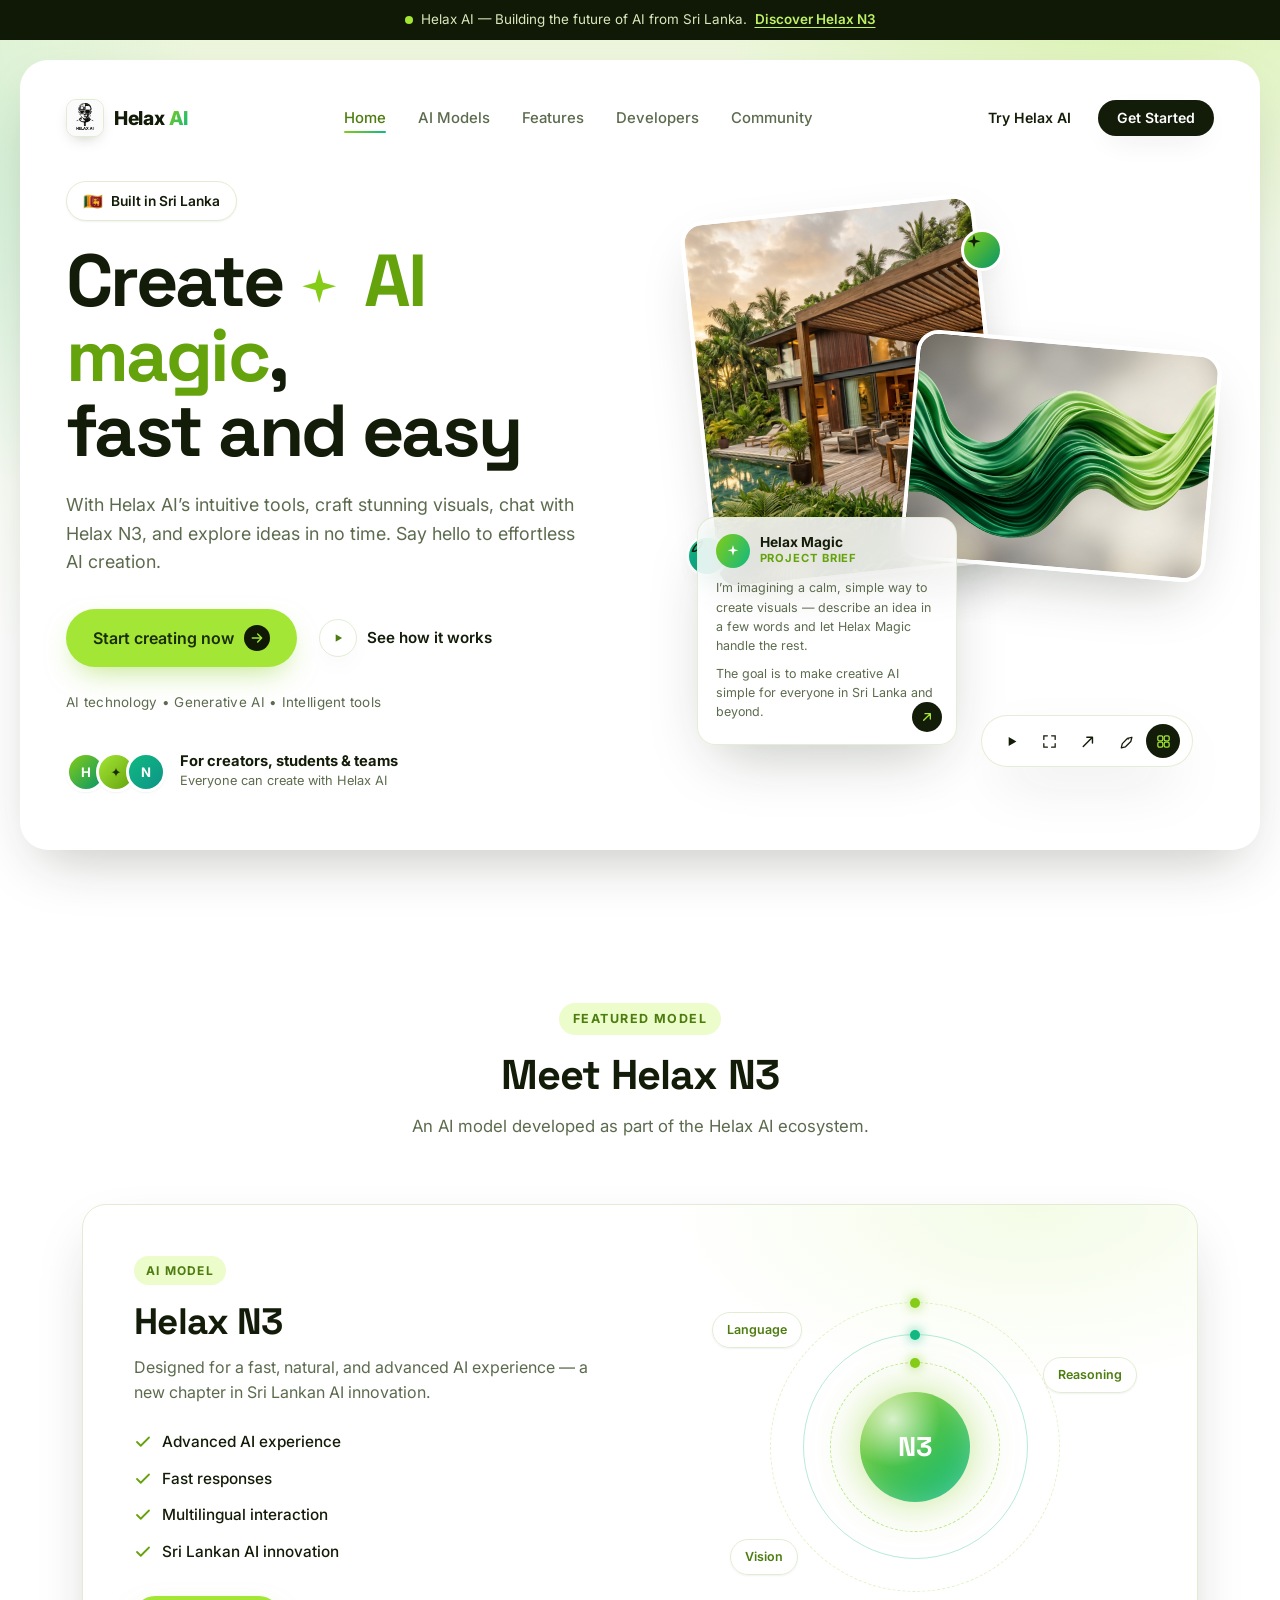
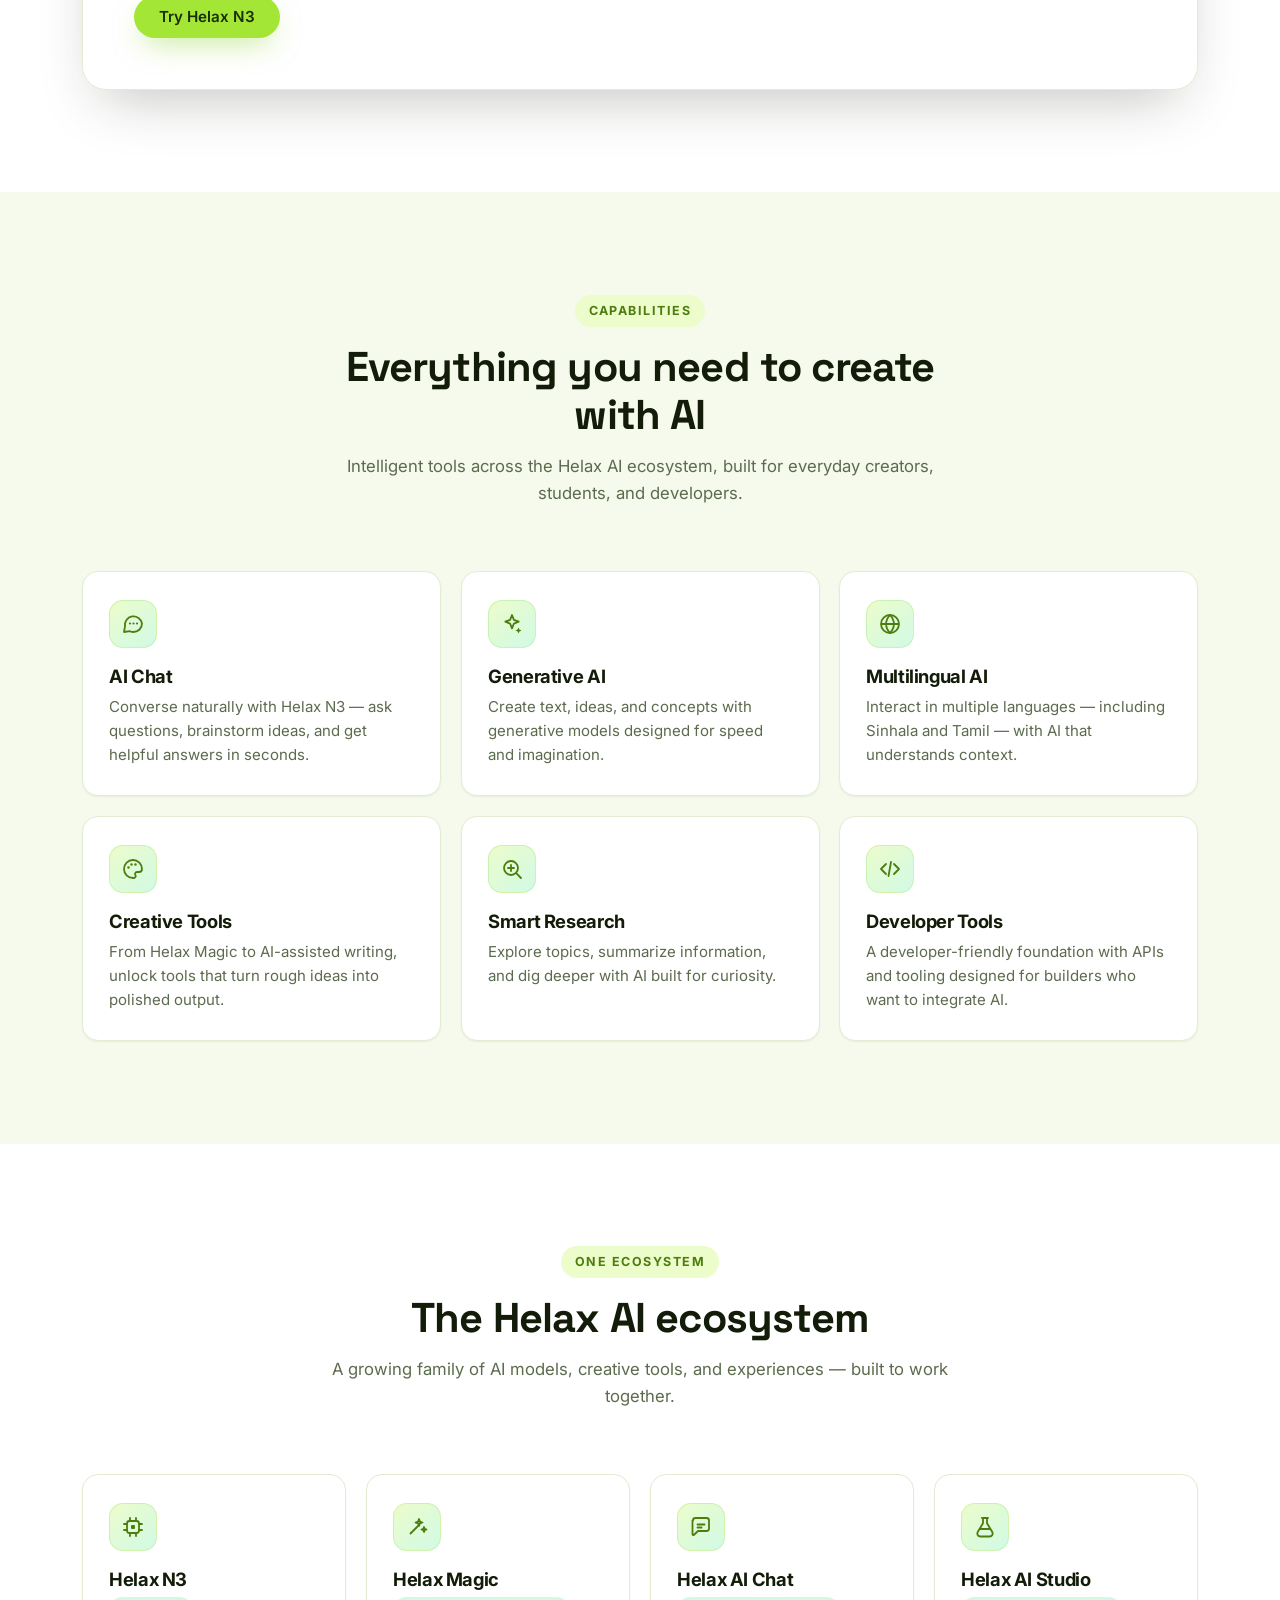
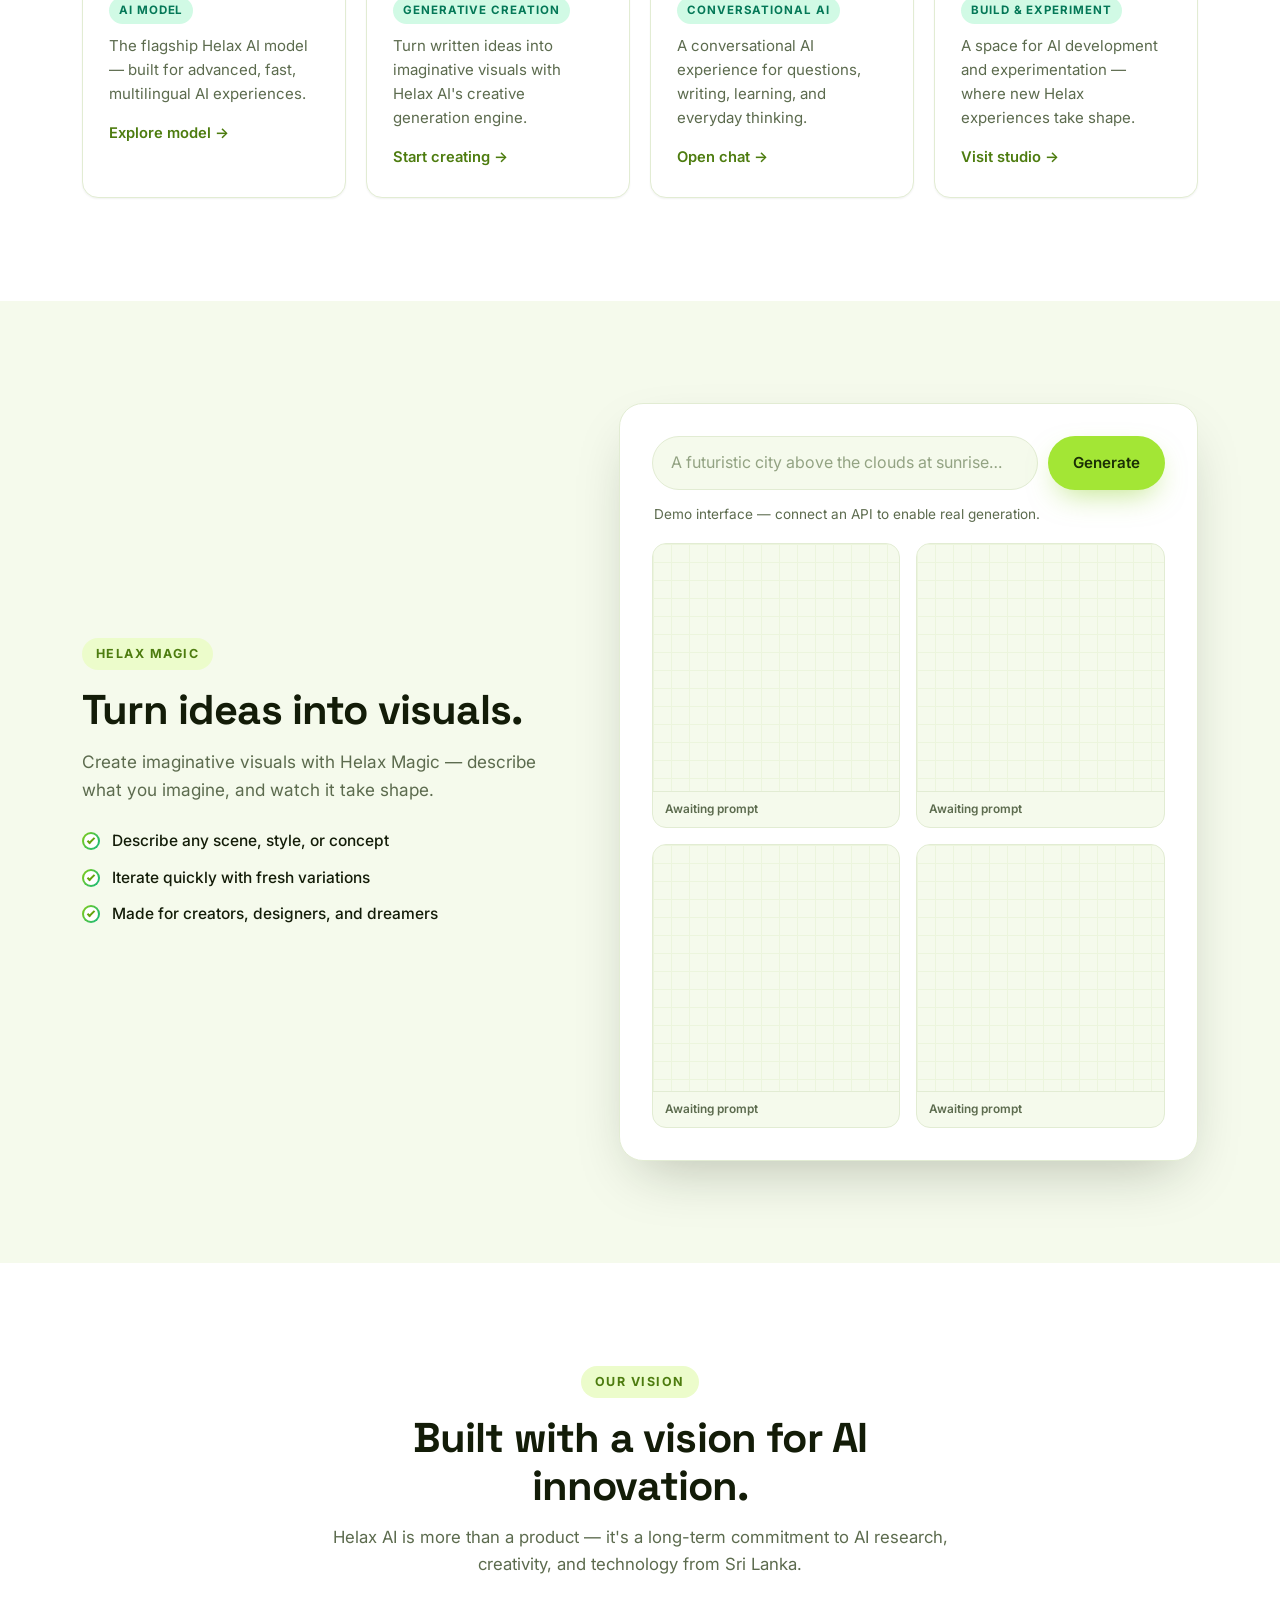
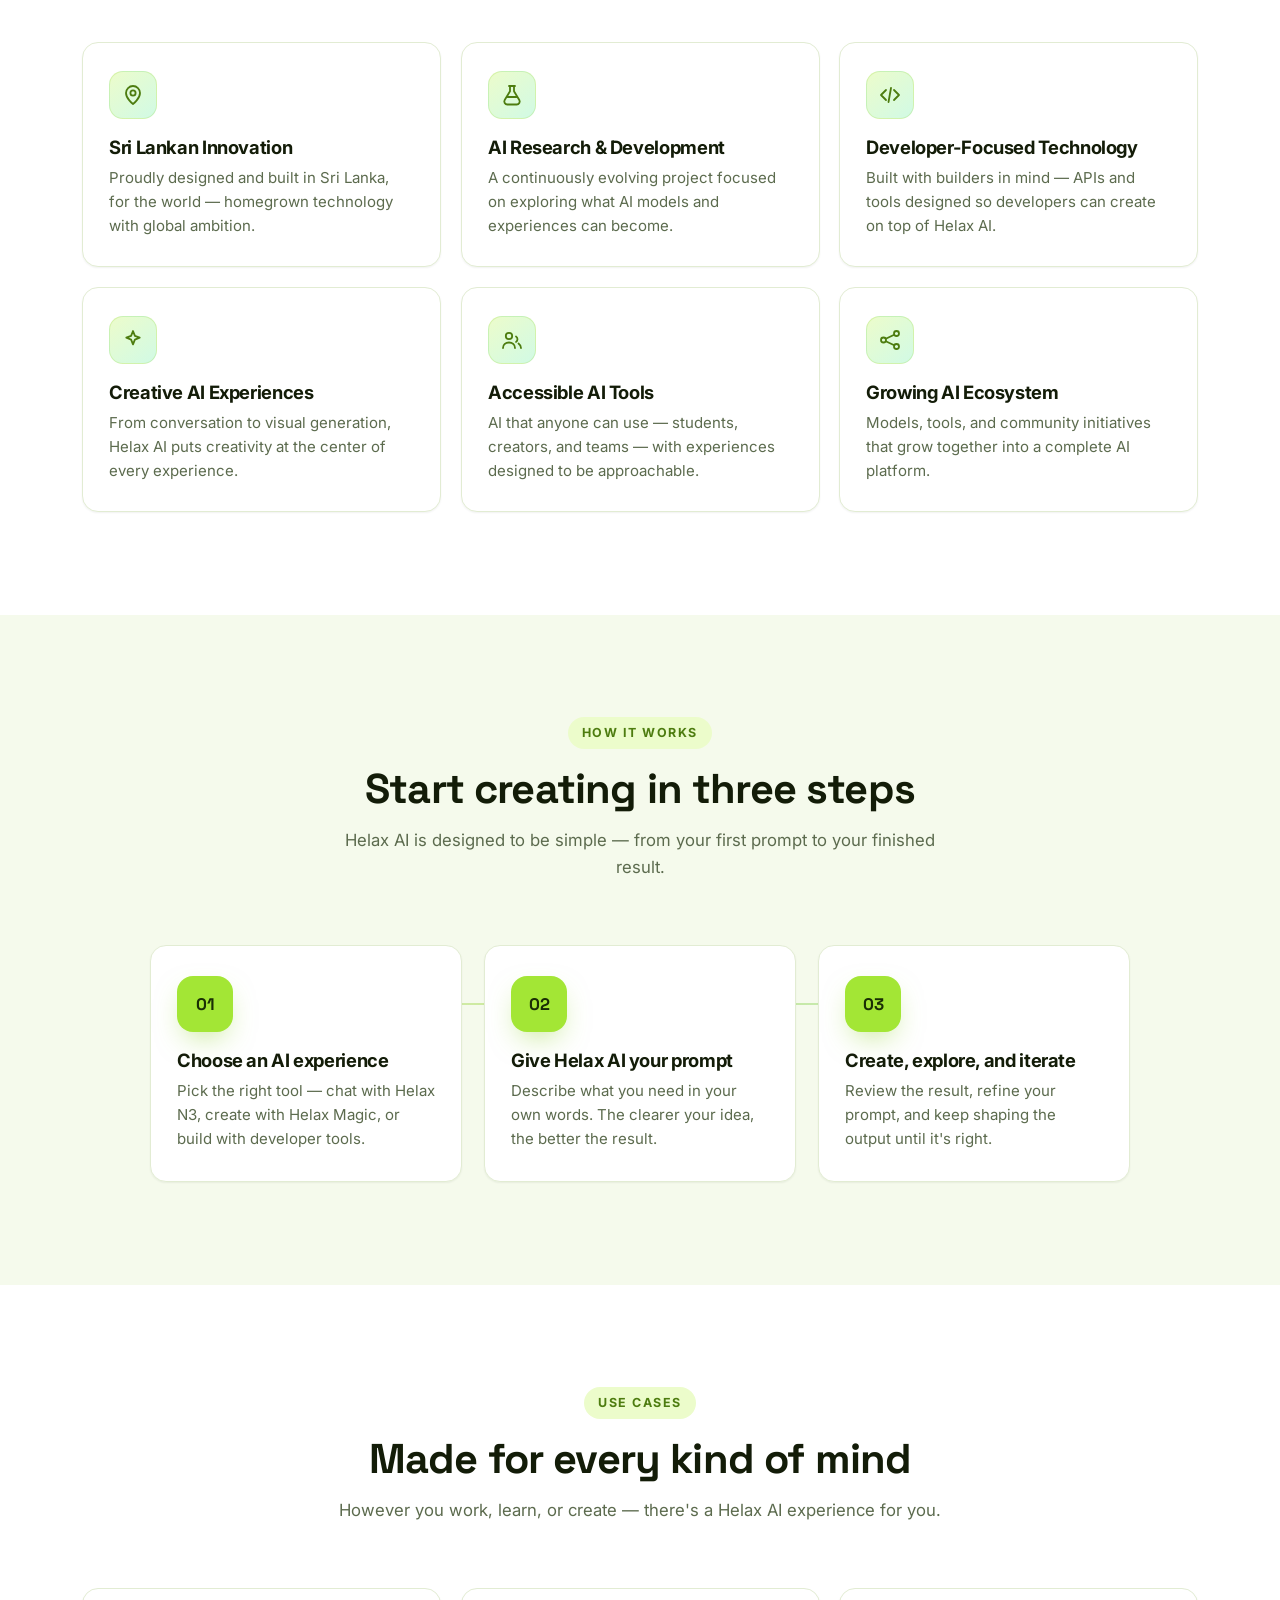
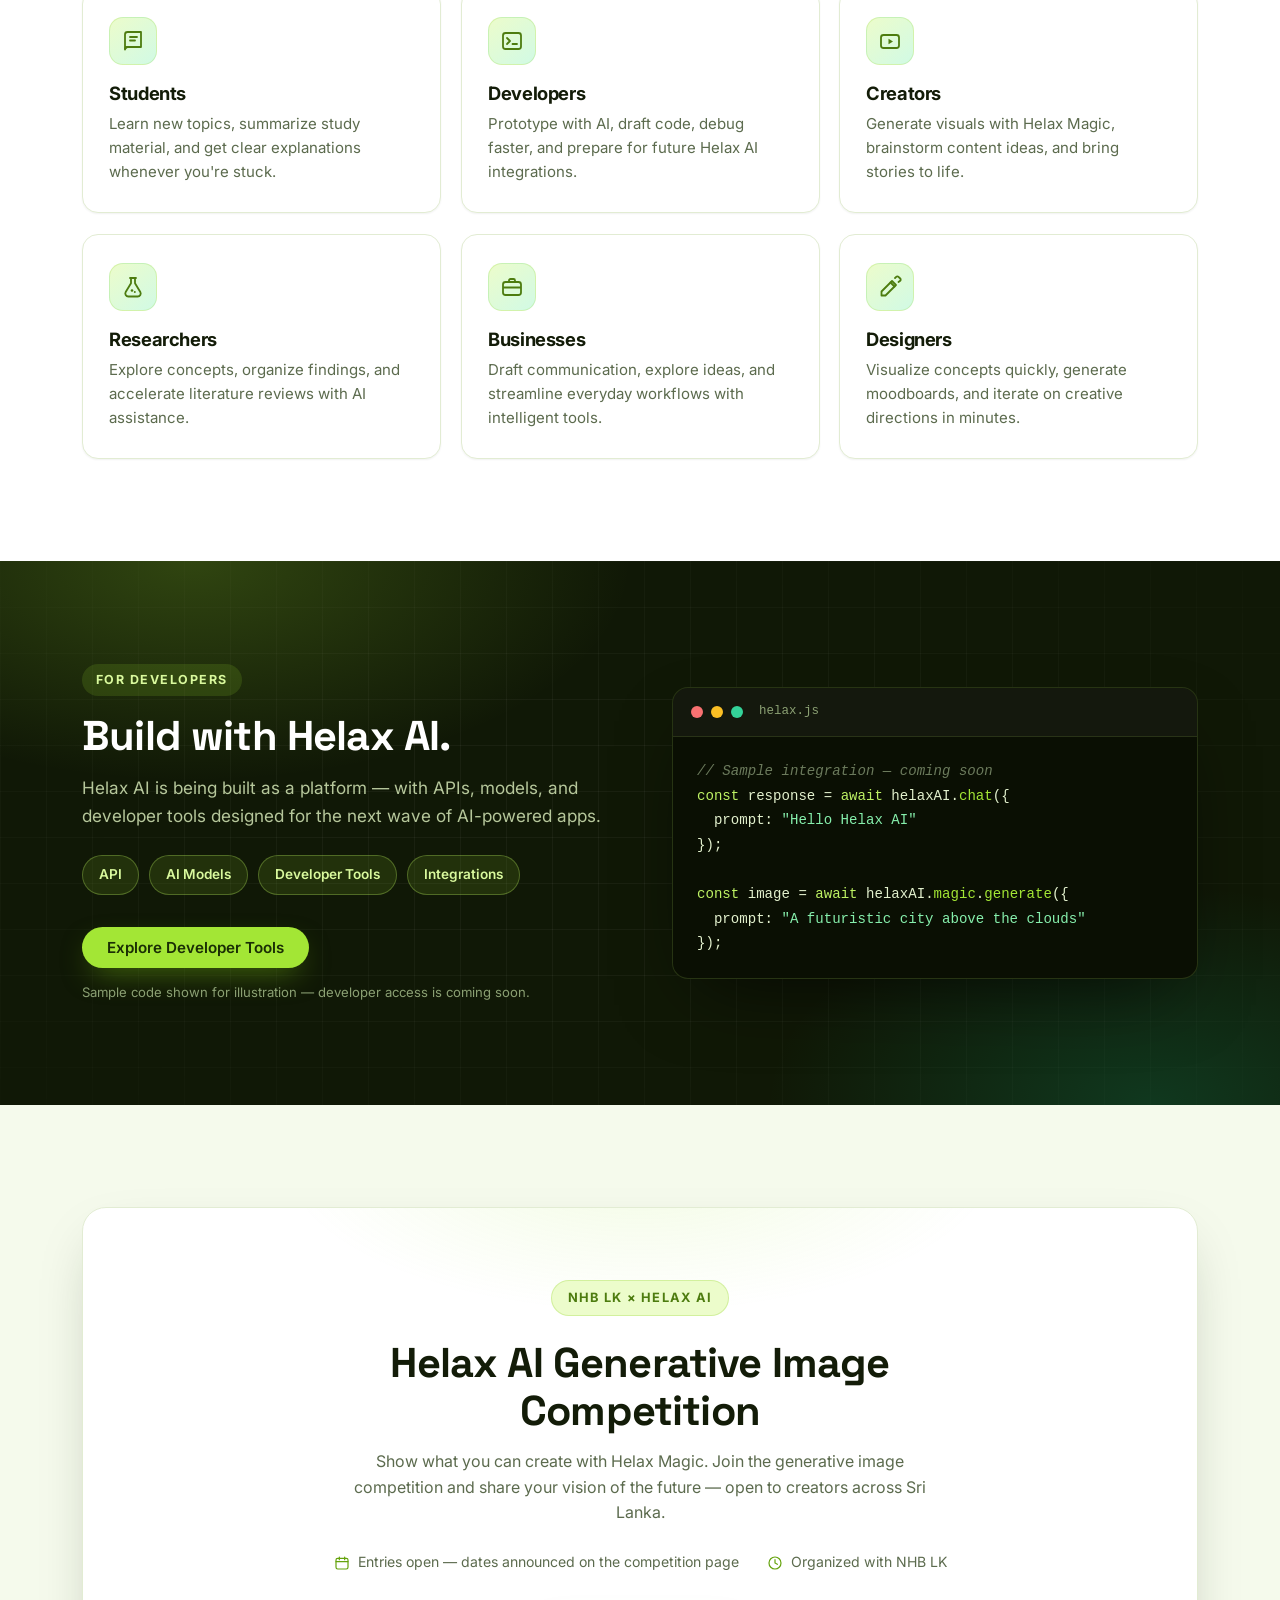
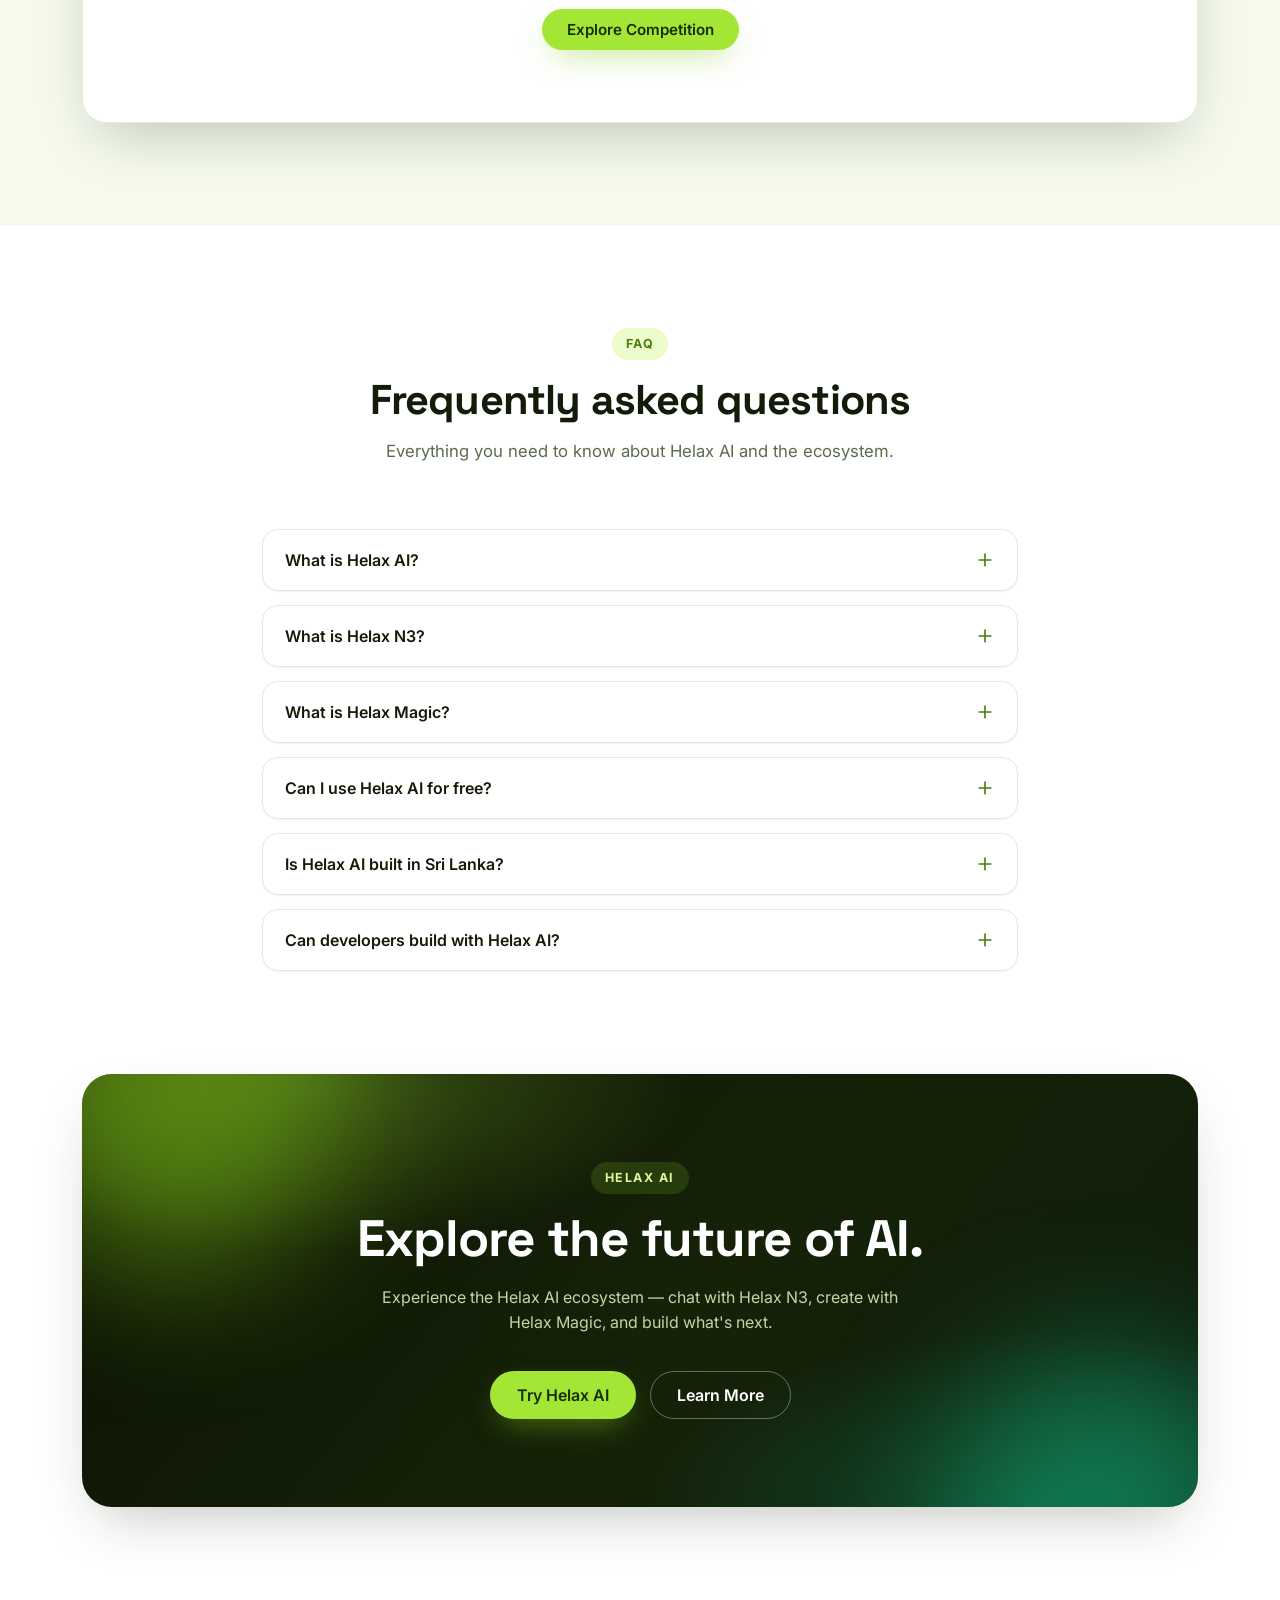
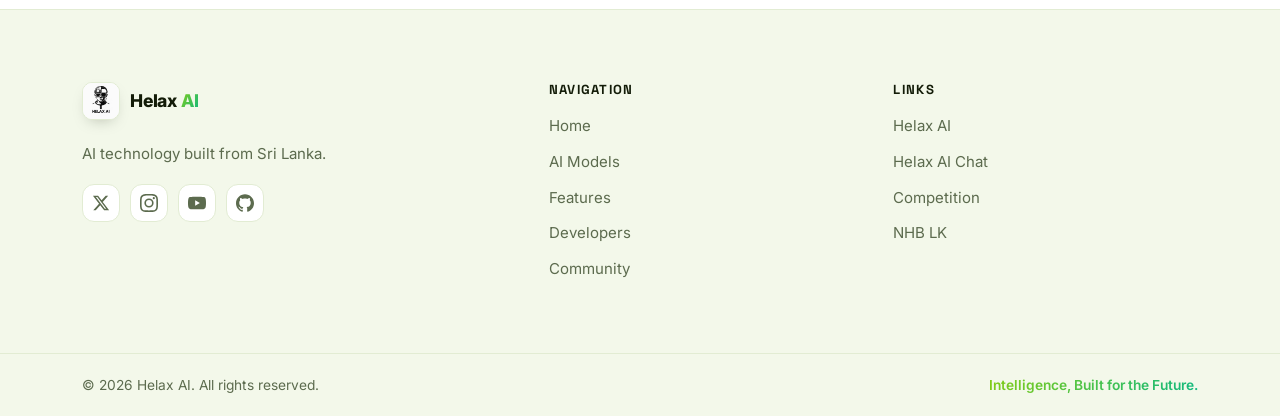
<file: index.html>
<!DOCTYPE html>
<html lang="en">
<head>
  <meta charset="UTF-8" />
  <meta name="viewport" content="width=device-width, initial-scale=1.0" />

  <!-- ===== Primary SEO ===== -->
  <title>Helax AI — AI Technology Built in Sri Lanka</title>
  <meta name="description" content="Explore Helax AI, a Sri Lankan AI technology project featuring Helax N3, generative AI, intelligent tools and creative AI experiences." />
  <link rel="canonical" href="https://helaxai.com/" />
  <meta name="robots" content="index, follow" />
  <meta name="theme-color" content="#a3e635" />

  <!-- ===== Open Graph ===== -->
  <meta property="og:type" content="website" />
  <meta property="og:url" content="https://helaxai.com/" />
  <meta property="og:site_name" content="Helax AI" />
  <meta property="og:title" content="Helax AI — AI Technology Built in Sri Lanka" />
  <meta property="og:description" content="Explore Helax AI, a Sri Lankan AI technology project featuring Helax N3, generative AI, intelligent tools and creative AI experiences." />
  <meta property="og:image" content="https://helaxai.com/favicon.png" />
  <meta property="og:image:alt" content="Helax AI logo" />

  <!-- ===== Twitter Card ===== -->
  <meta name="twitter:card" content="summary" />
  <meta name="twitter:url" content="https://helaxai.com/" />
  <meta name="twitter:title" content="Helax AI — AI Technology Built in Sri Lanka" />
  <meta name="twitter:description" content="Explore Helax AI, a Sri Lankan AI technology project featuring Helax N3, generative AI, intelligent tools and creative AI experiences." />
  <meta name="twitter:image" content="https://helaxai.com/favicon.png" />

  <!-- ===== Favicon (real logo file) ===== -->
  <link rel="icon" type="image/jpeg" href="favicon.png" />
  <link rel="shortcut icon" type="image/jpeg" href="favicon.png" />
  <link rel="apple-touch-icon" href="favicon.png" />

  <!-- ===== Fonts (with system fallbacks; page works fully offline) ===== -->
  <link rel="preconnect" href="https://fonts.googleapis.com" />
  <link rel="preconnect" href="https://fonts.gstatic.com" crossorigin />
  <link href="https://fonts.googleapis.com/css2?family=Inter:wght@400;500;600;700;800&family=Space+Grotesk:wght@500;600;700&display=swap" rel="stylesheet" />

  <link rel="stylesheet" href="style.css" />

  <!-- ===== Structured data: Organization + WebSite ===== -->
  <script type="application/ld+json">
  {
    "@context": "https://schema.org",
    "@graph": [
      {
        "@type": "Organization",
        "@id": "https://helaxai.com/#organization",
        "name": "Helax AI",
        "url": "https://helaxai.com/",
        "logo": "https://helaxai.com/favicon.png",
        "description": "Sri Lankan AI technology project focused on AI models, generative AI, intelligent tools, and AI experiences.",
        "slogan": "Intelligence, Built for the Future."
      },
      {
        "@type": "WebSite",
        "@id": "https://helaxai.com/#website",
        "url": "https://helaxai.com/",
        "name": "Helax AI",
        "inLanguage": "en",
        "publisher": { "@id": "https://helaxai.com/#organization" }
      }
    ]
  }
  </script>
</head>

<body>
  <a class="skip-link" href="#main">Skip to main content</a>

  <!-- ==================================================
       1. ANNOUNCEMENT BAR
  =================================================== -->
  <div class="announce" role="region" aria-label="Announcement">
    <p class="announce-text">
      <span class="announce-dot" aria-hidden="true"></span>
      Helax AI — Building the future of AI from Sri Lanka.
      <a class="announce-link" href="#models">Discover Helax N3</a>
    </p>
  </div>

  <!-- ==================================================
       2. NAVBAR
  =================================================== -->
  <header class="site-header" id="siteHeader">
    <nav class="nav container" aria-label="Primary navigation">
      <!-- Brand / logo -->
      <a href="#home" class="brand" aria-label="Helax AI — home">
        <span class="brand-mark" aria-hidden="true"><img src="favicon.png" alt="" /></span>
        <span class="brand-name">Helax&nbsp;<span class="brand-ai">AI</span></span>
      </a>

      <!-- Desktop links -->
      <ul class="nav-links" id="navLinks">
        <li><a class="nav-link is-active" href="#home">Home</a></li>
        <li><a class="nav-link" href="#models">AI Models</a></li>
        <li><a class="nav-link" href="#features">Features</a></li>
        <li><a class="nav-link" href="#developers">Developers</a></li>
        <li><a class="nav-link" href="#community">Community</a></li>
      </ul>

      <!-- Desktop actions -->
      <div class="nav-actions">
        <a class="btn btn-ghost btn-sm" href="https://chat.helaxai.com/">Try Helax AI</a>
        <a class="btn btn-primary btn-sm" href="https://chat.helaxai.com/">Get Started</a>
      </div>

      <!-- Mobile hamburger -->
      <button class="nav-toggle" id="navToggle" type="button"
              aria-expanded="false" aria-controls="mobileMenu" aria-label="Open navigation menu">
        <span class="nav-toggle-bar" aria-hidden="true"></span>
        <span class="nav-toggle-bar" aria-hidden="true"></span>
        <span class="nav-toggle-bar" aria-hidden="true"></span>
      </button>
    </nav>

    <!-- Animated mobile menu -->
    <div class="mobile-menu" id="mobileMenu" aria-hidden="true">
      <ul class="mobile-nav">
        <li><a class="mobile-link" href="#home">Home</a></li>
        <li><a class="mobile-link" href="#models">AI Models</a></li>
        <li><a class="mobile-link" href="#features">Features</a></li>
        <li><a class="mobile-link" href="#developers">Developers</a></li>
        <li><a class="mobile-link" href="#community">Community</a></li>
      </ul>
      <div class="mobile-actions">
        <a class="btn btn-outline btn-block" href="https://chat.helaxai.com/">Try Helax AI</a>
        <a class="btn btn-primary btn-block" href="https://chat.helaxai.com/">Get Started</a>
      </div>
    </div>
  </header>

  <main id="main">

    <!-- ==================================================
         3. HERO
    =================================================== -->
    <section class="hero" id="home">
      <div class="hero-shell">
        <div class="hero-panel" id="heroPanel">
          <!-- Inner nav row (visible on desktop; mobile uses the sticky header) -->
          <div class="hero-nav">
            <a href="#home" class="brand" aria-label="Helax AI — home">
              <span class="brand-mark" aria-hidden="true"><img src="favicon.png" alt="" /></span>
              <span class="brand-name">Helax&nbsp;<span class="brand-ai">AI</span></span>
            </a>
            <ul class="hero-nav-links">
              <li><a class="nav-link is-active" href="#home">Home</a></li>
              <li><a class="nav-link" href="#models">AI Models</a></li>
              <li><a class="nav-link" href="#features">Features</a></li>
              <li><a class="nav-link" href="#developers">Developers</a></li>
              <li><a class="nav-link" href="#community">Community</a></li>
            </ul>
            <div class="hero-nav-actions">
              <a class="btn btn-ghost btn-sm" href="https://chat.helaxai.com/">Try Helax AI</a>
              <a class="btn btn-dark btn-sm" href="https://chat.helaxai.com/">Get Started</a>
            </div>
          </div>

          <div class="hero-content">
            <div class="hero-copy">
              <span class="badge reveal">
                <span class="badge-flag" aria-hidden="true">🇱🇰</span>
                Built in Sri Lanka
              </span>
              <h1 class="hero-title reveal">
                Create
                <svg class="spark" viewBox="0 0 24 24" width="0.55em" height="0.55em" aria-hidden="true" focusable="false"><path d="M12 2l2.2 7.8L22 12l-7.8 2.2L12 22l-2.2-7.8L2 12l7.8-2.2z" fill="currentColor" /></svg>
                <span class="hl-accent">AI magic</span>,<br />
                fast and easy
              </h1>
              <p class="hero-sub reveal">
                With Helax AI&rsquo;s intuitive tools, craft stunning visuals, chat with
                Helax N3, and explore ideas in no time. Say hello to effortless AI creation.
              </p>
              <div class="hero-cta reveal">
                <a class="btn btn-primary btn-lg" href="https://chat.helaxai.com/">
                  Start creating now
                  <span class="btn-chip" aria-hidden="true">
                    <svg viewBox="0 0 24 24" width="16" height="16" focusable="false"><path d="M5 12h14m-6-6 6 6-6 6" fill="none" stroke="currentColor" stroke-width="2.2" stroke-linecap="round" stroke-linejoin="round"/></svg>
                  </span>
                </a>
                <a class="btn-play" href="#how">
                  <span class="play-circle" aria-hidden="true">
                    <svg viewBox="0 0 24 24" width="14" height="14" focusable="false"><path d="M8 5.5v13l11-6.5z" fill="currentColor" /></svg>
                  </span>
                  See how it works
                </a>
              </div>
              <p class="hero-trust reveal">AI technology <span aria-hidden="true">•</span> Generative AI <span aria-hidden="true">•</span> Intelligent tools</p>

              <div class="avatar-stack reveal">
                <div class="avatars" aria-hidden="true">
                  <span class="av-1">H</span>
                  <span class="av-2">✦</span>
                  <span class="av-3">N</span>
                </div>
                <div class="avatar-copy">
                  <strong>For creators, students &amp; teams</strong>
                  <small>Everyone can create with Helax AI</small>
                </div>
              </div>
            </div>

            <!-- Collage of AI-generated visuals + glass brief card -->
            <div class="hero-collage reveal">
              <figure class="collage-card cc-main">
                <img src="assets/hero-villa.png" alt="AI-generated visual of a modern tropical villa at golden hour" width="1536" height="1024" fetchpriority="high" />
              </figure>
              <figure class="collage-card cc-alt">
                <img src="assets/hero-abstract.png" alt="AI-generated abstract emerald gradient artwork" width="1536" height="1024" loading="lazy" />
              </figure>
              <span class="collage-chip chip-1" aria-hidden="true">
                <svg viewBox="0 0 24 24" width="20" height="20" focusable="false"><path d="M12 3l1.8 6.2L20 11l-6.2 1.8L12 19l-1.8-6.2L4 11l6.2-1.8z" fill="currentColor" /></svg>
              </span>
              <span class="collage-chip chip-2" aria-hidden="true">
                <svg viewBox="0 0 24 24" width="20" height="20" focusable="false"><path d="M4 16c2-6 6-10 12-12-1 6-4 10-9 12H4z" fill="none" stroke="currentColor" stroke-width="1.8" stroke-linejoin="round" /></svg>
              </span>

              <div class="brief-card">
                <div class="brief-head">
                  <span class="brief-avatar" aria-hidden="true">
                    <svg viewBox="0 0 24 24" width="16" height="16" focusable="false"><path d="M12 3l1.8 6.2L20 11l-6.2 1.8L12 19l-1.8-6.2L4 11l6.2-1.8z" fill="currentColor" /></svg>
                  </span>
                  <div>
                    <strong>Helax Magic</strong>
                    <small>Project brief</small>
                  </div>
                </div>
                <p>I&rsquo;m imagining a calm, simple way to create visuals — describe an idea in a few words and let Helax Magic handle the rest.</p>
                <p>The goal is to make creative AI simple for everyone in Sri Lanka and beyond.</p>
                <span class="brief-arrow" aria-hidden="true">
                  <svg viewBox="0 0 24 24" width="16" height="16" focusable="false"><path d="M7 17L17 7M9 7h8v8" fill="none" stroke="currentColor" stroke-width="2" stroke-linecap="round" stroke-linejoin="round"/></svg>
                </span>
              </div>

              <div class="collage-toolbar" aria-hidden="true">
                <button type="button" tabindex="-1">
                  <svg viewBox="0 0 24 24" width="17" height="17" focusable="false"><path d="M8 5.5v13l11-6.5z" fill="currentColor" /></svg>
                </button>
                <button type="button" tabindex="-1">
                  <svg viewBox="0 0 24 24" width="17" height="17" fill="none" stroke="currentColor" stroke-width="1.8" stroke-linecap="round" focusable="false"><path d="M9 4H4v5m11-5h5v5m0 6v5h-5M4 15v5h5" /></svg>
                </button>
                <button type="button" tabindex="-1">
                  <svg viewBox="0 0 24 24" width="17" height="17" fill="none" stroke="currentColor" stroke-width="2" stroke-linecap="round" focusable="false"><path d="M6 19L19 6M19 6h-8m8 0v8" /></svg>
                </button>
                <button type="button" tabindex="-1">
                  <svg viewBox="0 0 24 24" width="17" height="17" fill="none" stroke="currentColor" stroke-width="1.8" stroke-linejoin="round" focusable="false"><path d="M6 21L7.5 15 15 7.5 21 6l-1.5 6L12 19.5 6 21z" /><path d="M15 7.5l1.5 1.5" /></svg>
                </button>
                <button type="button" class="tool-active" tabindex="-1">
                  <svg viewBox="0 0 24 24" width="17" height="17" fill="none" stroke="currentColor" stroke-width="1.8" focusable="false"><rect x="4" y="4" width="7" height="7" rx="2" /><rect x="13" y="4" width="7" height="7" rx="2" /><rect x="4" y="13" width="7" height="7" rx="2" /><rect x="13" y="13" width="7" height="7" rx="2" /></svg>
                </button>
              </div>
            </div>
          </div>
        </div>
      </div>
    </section>

    <!-- ==================================================
         4. AI MODEL SHOWCASE
    =================================================== -->
    <section class="section" id="models">
      <div class="container">
        <div class="section-head reveal">
          <span class="eyebrow">Featured Model</span>
          <h2>Meet Helax N3</h2>
          <p>An AI model developed as part of the Helax AI ecosystem.</p>
        </div>

        <div class="model-card reveal">
          <div class="model-info">
            <span class="model-tag">AI Model</span>
            <h3>Helax N3</h3>
            <p class="model-desc">
              Designed for a fast, natural, and advanced AI experience —
              a new chapter in Sri Lankan AI innovation.
            </p>
            <ul class="model-list">
              <li>
                <svg viewBox="0 0 24 24" width="18" height="18" aria-hidden="true" focusable="false"><path d="M20 6 9 17l-5-5" fill="none" stroke="currentColor" stroke-width="2.4" stroke-linecap="round" stroke-linejoin="round"/></svg>
                Advanced AI experience
              </li>
              <li>
                <svg viewBox="0 0 24 24" width="18" height="18" aria-hidden="true" focusable="false"><path d="M20 6 9 17l-5-5" fill="none" stroke="currentColor" stroke-width="2.4" stroke-linecap="round" stroke-linejoin="round"/></svg>
                Fast responses
              </li>
              <li>
                <svg viewBox="0 0 24 24" width="18" height="18" aria-hidden="true" focusable="false"><path d="M20 6 9 17l-5-5" fill="none" stroke="currentColor" stroke-width="2.4" stroke-linecap="round" stroke-linejoin="round"/></svg>
                Multilingual interaction
              </li>
              <li>
                <svg viewBox="0 0 24 24" width="18" height="18" aria-hidden="true" focusable="false"><path d="M20 6 9 17l-5-5" fill="none" stroke="currentColor" stroke-width="2.4" stroke-linecap="round" stroke-linejoin="round"/></svg>
                Sri Lankan AI innovation
              </li>
            </ul>
            <a class="btn btn-primary" href="https://chat.helaxai.com/">Try Helax N3</a>
          </div>

          <!-- Animated model visualization -->
          <div class="model-viz" aria-hidden="true">
            <div class="viz-rings">
              <div class="viz-ring viz-ring-1"><span></span></div>
              <div class="viz-ring viz-ring-2"><span></span></div>
              <div class="viz-ring viz-ring-3"><span></span></div>
              <div class="viz-core">N3</div>
            </div>
            <div class="viz-chip viz-chip-1">Language</div>
            <div class="viz-chip viz-chip-2">Vision</div>
            <div class="viz-chip viz-chip-3">Reasoning</div>
          </div>
        </div>
      </div>
    </section>

    <!-- ==================================================
         5. FEATURES
    =================================================== -->
    <section class="section section-alt" id="features">
      <div class="container">
        <div class="section-head reveal">
          <span class="eyebrow">Capabilities</span>
          <h2>Everything you need to create with AI</h2>
          <p>Intelligent tools across the Helax AI ecosystem, built for everyday creators, students, and developers.</p>
        </div>

        <div class="card-grid grid-3" data-stagger>
          <article class="feature-card reveal">
            <div class="icon-wrap">
              <svg viewBox="0 0 24 24" width="24" height="24" aria-hidden="true" focusable="false"><path d="M21 11.5a8.5 8.5 0 0 1-8.5 8.5c-1.3 0-2.5-.3-3.6-.8L3 20l1-5.6a8.5 8.5 0 1 1 17-2.9Z" fill="none" stroke="currentColor" stroke-width="1.8" stroke-linejoin="round"/><circle cx="9" cy="11.5" r="1.1" fill="currentColor"/><circle cx="12.5" cy="11.5" r="1.1" fill="currentColor"/><circle cx="16" cy="11.5" r="1.1" fill="currentColor"/></svg>
            </div>
            <h3>AI Chat</h3>
            <p>Converse naturally with Helax N3 — ask questions, brainstorm ideas, and get helpful answers in seconds.</p>
          </article>

          <article class="feature-card reveal">
            <div class="icon-wrap">
              <svg viewBox="0 0 24 24" width="24" height="24" aria-hidden="true" focusable="false"><path d="M12 3l1.9 4.8L18.7 9.7l-4.8 1.9L12 16.4l-1.9-4.8L5.3 9.7l4.8-1.9L12 3Z" fill="none" stroke="currentColor" stroke-width="1.8" stroke-linejoin="round"/><path d="M18.5 15.5l.9 2.1 2.1.9-2.1.9-.9 2.1-.9-2.1-2.1-.9 2.1-.9.9-2.1Z" fill="currentColor"/></svg>
            </div>
            <h3>Generative AI</h3>
            <p>Create text, ideas, and concepts with generative models designed for speed and imagination.</p>
          </article>

          <article class="feature-card reveal">
            <div class="icon-wrap">
              <svg viewBox="0 0 24 24" width="24" height="24" aria-hidden="true" focusable="false"><circle cx="12" cy="12" r="9" fill="none" stroke="currentColor" stroke-width="1.8"/><path d="M3 12h18M12 3c2.5 2.6 3.9 5.7 3.9 9S14.5 18.4 12 21c-2.5-2.6-3.9-5.7-3.9-9S9.5 5.6 12 3Z" fill="none" stroke="currentColor" stroke-width="1.8"/></svg>
            </div>
            <h3>Multilingual AI</h3>
            <p>Interact in multiple languages — including Sinhala and Tamil — with AI that understands context.</p>
          </article>

          <article class="feature-card reveal">
            <div class="icon-wrap">
              <svg viewBox="0 0 24 24" width="24" height="24" aria-hidden="true" focusable="false"><path d="M12 21a9 9 0 1 1 9-9c0 2-1.5 3-3 3h-2a2 2 0 0 0-1.5 3.3c.6.7.1 2.7-2.5 2.7Z" fill="none" stroke="currentColor" stroke-width="1.8" stroke-linejoin="round"/><circle cx="7.5" cy="10.5" r="1.2" fill="currentColor"/><circle cx="10.5" cy="7.5" r="1.2" fill="currentColor"/><circle cx="14.5" cy="7.5" r="1.2" fill="currentColor"/></svg>
            </div>
            <h3>Creative Tools</h3>
            <p>From Helax Magic to AI-assisted writing, unlock tools that turn rough ideas into polished output.</p>
          </article>

          <article class="feature-card reveal">
            <div class="icon-wrap">
              <svg viewBox="0 0 24 24" width="24" height="24" aria-hidden="true" focusable="false"><circle cx="11" cy="11" r="7" fill="none" stroke="currentColor" stroke-width="1.8"/><path d="m21 21-4.3-4.3" stroke="currentColor" stroke-width="1.8" stroke-linecap="round"/><path d="M8 11h6M11 8v6" stroke="currentColor" stroke-width="1.8" stroke-linecap="round"/></svg>
            </div>
            <h3>Smart Research</h3>
            <p>Explore topics, summarize information, and dig deeper with AI built for curiosity.</p>
          </article>

          <article class="feature-card reveal">
            <div class="icon-wrap">
              <svg viewBox="0 0 24 24" width="24" height="24" aria-hidden="true" focusable="false"><path d="m8 7-5 5 5 5M16 7l5 5-5 5" fill="none" stroke="currentColor" stroke-width="1.8" stroke-linecap="round" stroke-linejoin="round"/><path d="m13 5-2.5 14" stroke="currentColor" stroke-width="1.8" stroke-linecap="round"/></svg>
            </div>
            <h3>Developer Tools</h3>
            <p>A developer-friendly foundation with APIs and tooling designed for builders who want to integrate AI.</p>
          </article>
        </div>
      </div>
    </section>

    <!-- ==================================================
         6. HELAX AI ECOSYSTEM
    =================================================== -->
    <section class="section" id="ecosystem">
      <div class="container">
        <div class="section-head reveal">
          <span class="eyebrow">One Ecosystem</span>
          <h2>The Helax AI ecosystem</h2>
          <p>A growing family of AI models, creative tools, and experiences — built to work together.</p>
        </div>

        <div class="card-grid grid-4" data-stagger>
          <article class="eco-card reveal">
            <div class="icon-wrap">
              <svg viewBox="0 0 24 24" width="24" height="24" aria-hidden="true" focusable="false"><rect x="6" y="6" width="12" height="12" rx="2.5" fill="none" stroke="currentColor" stroke-width="1.8"/><rect x="10" y="10" width="4" height="4" rx="1" fill="currentColor"/><path d="M9 3v3M15 3v3M9 18v3M15 18v3M3 9h3M3 15h3M18 9h3M18 15h3" stroke="currentColor" stroke-width="1.8" stroke-linecap="round"/></svg>
            </div>
            <h3>Helax N3</h3>
            <span class="eco-tag">AI Model</span>
            <p>The flagship Helax AI model — built for advanced, fast, multilingual AI experiences.</p>
            <a class="card-link" href="#models">Explore model<span aria-hidden="true"> →</span></a>
          </article>

          <article class="eco-card reveal">
            <div class="icon-wrap">
              <svg viewBox="0 0 24 24" width="24" height="24" aria-hidden="true" focusable="false"><path d="m5 19 9.5-9.5M14 4l.9 2.6L17.5 7.5l-2.6.9L14 11l-.9-2.6L10.5 7.5l2.6-.9L14 4ZM19 12l.7 1.8 1.8.7-1.8.7L19 17l-.7-1.8-1.8-.7 1.8-.7L19 12Z" fill="none" stroke="currentColor" stroke-width="1.8" stroke-linejoin="round"/></svg>
            </div>
            <h3>Helax Magic</h3>
            <span class="eco-tag">Generative Creation</span>
            <p>Turn written ideas into imaginative visuals with Helax AI's creative generation engine.</p>
            <a class="card-link" href="#magic">Start creating<span aria-hidden="true"> →</span></a>
          </article>

          <article class="eco-card reveal">
            <div class="icon-wrap">
              <svg viewBox="0 0 24 24" width="24" height="24" aria-hidden="true" focusable="false"><path d="M4 5.5A2.5 2.5 0 0 1 6.5 3h11A2.5 2.5 0 0 1 20 5.5v8a2.5 2.5 0 0 1-2.5 2.5H9L4.8 20c-.5.4-1.3 0-1.3-.7V5.5Z" fill="none" stroke="currentColor" stroke-width="1.8" stroke-linejoin="round"/><path d="M8.5 9.5h7M8.5 12.5h4" stroke="currentColor" stroke-width="1.8" stroke-linecap="round"/></svg>
            </div>
            <h3>Helax AI Chat</h3>
            <span class="eco-tag">Conversational AI</span>
            <p>A conversational AI experience for questions, writing, learning, and everyday thinking.</p>
            <a class="card-link" href="https://chat.helaxai.com/">Open chat<span aria-hidden="true"> →</span></a>
          </article>

          <article class="eco-card reveal">
            <div class="icon-wrap">
              <svg viewBox="0 0 24 24" width="24" height="24" aria-hidden="true" focusable="false"><path d="M9 3h6M10 3v5.2L4.7 17a3 3 0 0 0 2.6 4.5h9.4A3 3 0 0 0 19.3 17L14 8.2V3" fill="none" stroke="currentColor" stroke-width="1.8" stroke-linecap="round" stroke-linejoin="round"/><path d="M7.5 14h9" stroke="currentColor" stroke-width="1.8" stroke-linecap="round"/></svg>
            </div>
            <h3>Helax AI Studio</h3>
            <span class="eco-tag">Build &amp; Experiment</span>
            <p>A space for AI development and experimentation — where new Helax experiences take shape.</p>
            <a class="card-link" href="https://helaxai.com/">Visit studio<span aria-hidden="true"> →</span></a>
          </article>
        </div>
      </div>
    </section>

    <!-- ==================================================
         7. HELAX MAGIC
    =================================================== -->
    <section class="section section-alt" id="magic">
      <div class="container">
        <div class="magic-grid-layout">
          <div class="magic-copy reveal">
            <span class="eyebrow">Helax Magic</span>
            <h2>Turn ideas into visuals.</h2>
            <p class="section-lead">Create imaginative visuals with Helax Magic — describe what you imagine, and watch it take shape.</p>
            <ul class="magic-points">
              <li>Describe any scene, style, or concept</li>
              <li>Iterate quickly with fresh variations</li>
              <li>Made for creators, designers, and dreamers</li>
            </ul>
          </div>

          <!-- Image-generation UI demonstration -->
          <div class="magic-panel reveal">
            <div class="magic-controls">
              <label class="sr-only" for="magicPrompt">Describe the image you want to create</label>
              <input class="magic-input" id="magicPrompt" type="text"
                     placeholder="A futuristic city above the clouds at sunrise…"
                     maxlength="140" autocomplete="off" />
              <button class="btn btn-primary" id="magicGenerate" type="button">Generate</button>
            </div>
            <p class="magic-status" id="magicStatus" role="status" aria-live="polite">
              Demo interface — connect an API to enable real generation.
            </p>
            <div class="magic-grid" id="magicGrid">
              <figure class="magic-tile">
                <div class="tile-art"></div>
                <figcaption class="tile-label">Awaiting prompt</figcaption>
              </figure>
              <figure class="magic-tile">
                <div class="tile-art"></div>
                <figcaption class="tile-label">Awaiting prompt</figcaption>
              </figure>
              <figure class="magic-tile">
                <div class="tile-art"></div>
                <figcaption class="tile-label">Awaiting prompt</figcaption>
              </figure>
              <figure class="magic-tile">
                <div class="tile-art"></div>
                <figcaption class="tile-label">Awaiting prompt</figcaption>
              </figure>
            </div>
          </div>
        </div>
      </div>
    </section>

    <!-- ==================================================
         8. WHY HELAX AI
    =================================================== -->
    <section class="section" id="why">
      <div class="container">
        <div class="section-head reveal">
          <span class="eyebrow">Our Vision</span>
          <h2>Built with a vision for AI innovation.</h2>
          <p>Helax AI is more than a product — it's a long-term commitment to AI research, creativity, and technology from Sri Lanka.</p>
        </div>

        <div class="card-grid grid-3" data-stagger>
          <article class="why-card reveal">
            <div class="icon-wrap">
              <svg viewBox="0 0 24 24" width="24" height="24" aria-hidden="true" focusable="false"><path d="M12 21s-7-5.1-7-11a7 7 0 0 1 14 0c0 5.9-7 11-7 11Z" fill="none" stroke="currentColor" stroke-width="1.8" stroke-linejoin="round"/><circle cx="12" cy="10" r="2.6" fill="none" stroke="currentColor" stroke-width="1.8"/></svg>
            </div>
            <h3>Sri Lankan Innovation</h3>
            <p>Proudly designed and built in Sri Lanka, for the world — homegrown technology with global ambition.</p>
          </article>

          <article class="why-card reveal">
            <div class="icon-wrap">
              <svg viewBox="0 0 24 24" width="24" height="24" aria-hidden="true" focusable="false"><path d="M9 3h6M10 3v5.2L4.7 17a3 3 0 0 0 2.6 4.5h9.4A3 3 0 0 0 19.3 17L14 8.2V3" fill="none" stroke="currentColor" stroke-width="1.8" stroke-linecap="round" stroke-linejoin="round"/><path d="M7.5 14h9" stroke="currentColor" stroke-width="1.8" stroke-linecap="round"/></svg>
            </div>
            <h3>AI Research &amp; Development</h3>
            <p>A continuously evolving project focused on exploring what AI models and experiences can become.</p>
          </article>

          <article class="why-card reveal">
            <div class="icon-wrap">
              <svg viewBox="0 0 24 24" width="24" height="24" aria-hidden="true" focusable="false"><path d="m8 7-5 5 5 5M16 7l5 5-5 5" fill="none" stroke="currentColor" stroke-width="1.8" stroke-linecap="round" stroke-linejoin="round"/><path d="m13 5-2.5 14" stroke="currentColor" stroke-width="1.8" stroke-linecap="round"/></svg>
            </div>
            <h3>Developer-Focused Technology</h3>
            <p>Built with builders in mind — APIs and tools designed so developers can create on top of Helax AI.</p>
          </article>

          <article class="why-card reveal">
            <div class="icon-wrap">
              <svg viewBox="0 0 24 24" width="24" height="24" aria-hidden="true" focusable="false"><path d="M12 3l1.9 4.8L18.7 9.7l-4.8 1.9L12 16.4l-1.9-4.8L5.3 9.7l4.8-1.9L12 3Z" fill="none" stroke="currentColor" stroke-width="1.8" stroke-linejoin="round"/></svg>
            </div>
            <h3>Creative AI Experiences</h3>
            <p>From conversation to visual generation, Helax AI puts creativity at the center of every experience.</p>
          </article>

          <article class="why-card reveal">
            <div class="icon-wrap">
              <svg viewBox="0 0 24 24" width="24" height="24" aria-hidden="true" focusable="false"><circle cx="9" cy="8" r="3.2" fill="none" stroke="currentColor" stroke-width="1.8"/><path d="M3 20c0-3.3 2.7-5.5 6-5.5s6 2.2 6 5.5" fill="none" stroke="currentColor" stroke-width="1.8" stroke-linecap="round"/><path d="M16 8.5a3.2 3.2 0 0 1 0 5.4M18.5 15.5c1.4 1 2.5 2.4 2.5 4.5" fill="none" stroke="currentColor" stroke-width="1.8" stroke-linecap="round"/></svg>
            </div>
            <h3>Accessible AI Tools</h3>
            <p>AI that anyone can use — students, creators, and teams — with experiences designed to be approachable.</p>
          </article>

          <article class="why-card reveal">
            <div class="icon-wrap">
              <svg viewBox="0 0 24 24" width="24" height="24" aria-hidden="true" focusable="false"><circle cx="5.5" cy="12" r="2.5" fill="none" stroke="currentColor" stroke-width="1.8"/><circle cx="18.5" cy="5.5" r="2.5" fill="none" stroke="currentColor" stroke-width="1.8"/><circle cx="18.5" cy="18.5" r="2.5" fill="none" stroke="currentColor" stroke-width="1.8"/><path d="M7.8 10.8 16.2 6.7M7.8 13.2l8.4 4.1" stroke="currentColor" stroke-width="1.8"/></svg>
            </div>
            <h3>Growing AI Ecosystem</h3>
            <p>Models, tools, and community initiatives that grow together into a complete AI platform.</p>
          </article>
        </div>
      </div>
    </section>

    <!-- ==================================================
         9. HOW IT WORKS
    =================================================== -->
    <section class="section section-alt" id="how">
      <div class="container">
        <div class="section-head reveal">
          <span class="eyebrow">How It Works</span>
          <h2>Start creating in three steps</h2>
          <p>Helax AI is designed to be simple — from your first prompt to your finished result.</p>
        </div>

        <ol class="steps" data-stagger>
          <li class="step reveal">
            <div class="step-num">01</div>
            <h3>Choose an AI experience</h3>
            <p>Pick the right tool — chat with Helax N3, create with Helax Magic, or build with developer tools.</p>
          </li>
          <li class="step reveal">
            <div class="step-num">02</div>
            <h3>Give Helax AI your prompt</h3>
            <p>Describe what you need in your own words. The clearer your idea, the better the result.</p>
          </li>
          <li class="step reveal">
            <div class="step-num">03</div>
            <h3>Create, explore, and iterate</h3>
            <p>Review the result, refine your prompt, and keep shaping the output until it's right.</p>
          </li>
        </ol>
      </div>
    </section>

    <!-- ==================================================
         10. USE CASES
    =================================================== -->
    <section class="section" id="use-cases">
      <div class="container">
        <div class="section-head reveal">
          <span class="eyebrow">Use Cases</span>
          <h2>Made for every kind of mind</h2>
          <p>However you work, learn, or create — there's a Helax AI experience for you.</p>
        </div>

        <div class="card-grid grid-3" data-stagger>
          <article class="use-card reveal">
            <div class="icon-wrap">
              <svg viewBox="0 0 24 24" width="24" height="24" aria-hidden="true" focusable="false"><path d="M4 5.5A2.5 2.5 0 0 1 6.5 3H20v15H6.5A2.5 2.5 0 0 0 4 20.5v-15Z" fill="none" stroke="currentColor" stroke-width="1.8" stroke-linejoin="round"/><path d="M4 20.5A2.5 2.5 0 0 1 6.5 18H20" fill="none" stroke="currentColor" stroke-width="1.8"/><path d="M9 8h7M9 11.5h5" stroke="currentColor" stroke-width="1.8" stroke-linecap="round"/></svg>
            </div>
            <h3>Students</h3>
            <p>Learn new topics, summarize study material, and get clear explanations whenever you're stuck.</p>
          </article>

          <article class="use-card reveal">
            <div class="icon-wrap">
              <svg viewBox="0 0 24 24" width="24" height="24" aria-hidden="true" focusable="false"><rect x="3" y="4" width="18" height="16" rx="2.5" fill="none" stroke="currentColor" stroke-width="1.8"/><path d="m7 9 3 3-3 3M12.5 15H17" fill="none" stroke="currentColor" stroke-width="1.8" stroke-linecap="round" stroke-linejoin="round"/></svg>
            </div>
            <h3>Developers</h3>
            <p>Prototype with AI, draft code, debug faster, and prepare for future Helax AI integrations.</p>
          </article>

          <article class="use-card reveal">
            <div class="icon-wrap">
              <svg viewBox="0 0 24 24" width="24" height="24" aria-hidden="true" focusable="false"><rect x="3" y="6" width="18" height="13" rx="2.5" fill="none" stroke="currentColor" stroke-width="1.8"/><path d="m10.5 9.8 4.5 2.7-4.5 2.7V9.8Z" fill="currentColor"/></svg>
            </div>
            <h3>Creators</h3>
            <p>Generate visuals with Helax Magic, brainstorm content ideas, and bring stories to life.</p>
          </article>

          <article class="use-card reveal">
            <div class="icon-wrap">
              <svg viewBox="0 0 24 24" width="24" height="24" aria-hidden="true" focusable="false"><path d="M9 3h6M10 3v5.2L4.7 17a3 3 0 0 0 2.6 4.5h9.4A3 3 0 0 0 19.3 17L14 8.2V3" fill="none" stroke="currentColor" stroke-width="1.8" stroke-linecap="round" stroke-linejoin="round"/><circle cx="11" cy="15.5" r="1.3" fill="currentColor"/><circle cx="13.8" cy="17" r="1" fill="currentColor"/></svg>
            </div>
            <h3>Researchers</h3>
            <p>Explore concepts, organize findings, and accelerate literature reviews with AI assistance.</p>
          </article>

          <article class="use-card reveal">
            <div class="icon-wrap">
              <svg viewBox="0 0 24 24" width="24" height="24" aria-hidden="true" focusable="false"><rect x="3" y="7" width="18" height="13" rx="2.5" fill="none" stroke="currentColor" stroke-width="1.8"/><path d="M9 7V5.5A1.5 1.5 0 0 1 10.5 4h3A1.5 1.5 0 0 1 15 5.5V7M3 12.5h18" fill="none" stroke="currentColor" stroke-width="1.8"/></svg>
            </div>
            <h3>Businesses</h3>
            <p>Draft communication, explore ideas, and streamline everyday workflows with intelligent tools.</p>
          </article>

          <article class="use-card reveal">
            <div class="icon-wrap">
              <svg viewBox="0 0 24 24" width="24" height="24" aria-hidden="true" focusable="false"><path d="m14 6 4 4L7.5 20.5H3.5v-4L14 6Z" fill="none" stroke="currentColor" stroke-width="1.8" stroke-linejoin="round"/><path d="m12.5 7.5 4 4M17 3l1.2-1.2a1.6 1.6 0 0 1 2.3 0l1.7 1.7a1.6 1.6 0 0 1 0 2.3L20.5 7" fill="none" stroke="currentColor" stroke-width="1.8" stroke-linecap="round"/></svg>
            </div>
            <h3>Designers</h3>
            <p>Visualize concepts quickly, generate moodboards, and iterate on creative directions in minutes.</p>
          </article>
        </div>
      </div>
    </section>

    <!-- ==================================================
         11. DEVELOPER SECTION
    =================================================== -->
    <section class="section devs" id="developers">
      <div class="container devs-grid">
        <div class="devs-copy reveal">
          <span class="eyebrow eyebrow-light">For Developers</span>
          <h2>Build with Helax AI.</h2>
          <p class="section-lead">
            Helax AI is being built as a platform — with APIs, models, and
            developer tools designed for the next wave of AI-powered apps.
          </p>
          <ul class="devs-chips">
            <li>API</li>
            <li>AI Models</li>
            <li>Developer Tools</li>
            <li>Integrations</li>
          </ul>
          <a class="btn btn-light" href="https://helaxai.com/">Explore Developer Tools</a>
          <p class="devs-note">Sample code shown for illustration — developer access is coming soon.</p>
        </div>

        <!-- Code editor style UI -->
        <div class="code-window reveal">
          <div class="code-bar" aria-hidden="true">
            <span class="code-dot code-dot-r"></span>
            <span class="code-dot code-dot-y"></span>
            <span class="code-dot code-dot-g"></span>
            <span class="code-file">helax.js</span>
          </div>
          <pre class="code-body"><code><span class="tok-c">// Sample integration — coming soon</span>
<span class="tok-k">const</span> response = <span class="tok-k">await</span> helaxAI.<span class="tok-f">chat</span>({
  prompt: <span class="tok-s">"Hello Helax AI"</span>
});

<span class="tok-k">const</span> image = <span class="tok-k">await</span> helaxAI.<span class="tok-f">magic</span>.<span class="tok-f">generate</span>({
  prompt: <span class="tok-s">"A futuristic city above the clouds"</span>
});</code></pre>
        </div>
      </div>
    </section>

    <!-- ==================================================
         12. COMMUNITY / COMPETITION
    =================================================== -->
    <section class="section section-alt" id="community">
      <div class="container">
        <div class="community-card reveal">
          <span class="co-badge">NHB LK × Helax AI</span>
          <h2>Helax AI Generative Image Competition</h2>
          <p>
            Show what you can create with Helax Magic. Join the generative
            image competition and share your vision of the future — open to
            creators across Sri Lanka.
          </p>
          <!-- Update competition dates and details here as needed -->
          <ul class="co-meta">
            <li>
              <svg viewBox="0 0 24 24" width="16" height="16" aria-hidden="true" focusable="false"><rect x="3" y="5" width="18" height="16" rx="2.5" fill="none" stroke="currentColor" stroke-width="1.8"/><path d="M3 10h18M8 3v4M16 3v4" stroke="currentColor" stroke-width="1.8" stroke-linecap="round"/></svg>
              Entries open — dates announced on the competition page
            </li>
            <li>
              <svg viewBox="0 0 24 24" width="16" height="16" aria-hidden="true" focusable="false"><circle cx="12" cy="12" r="9" fill="none" stroke="currentColor" stroke-width="1.8"/><path d="M12 7v5l3.5 2" fill="none" stroke="currentColor" stroke-width="1.8" stroke-linecap="round"/></svg>
              Organized with NHB LK
            </li>
          </ul>
          <a class="btn btn-primary" href="https://helaxai.com/co.html">Explore Competition</a>
        </div>
      </div>
    </section>

    <!-- ==================================================
         13. FAQ
    =================================================== -->
    <section class="section" id="faq">
      <div class="container container-narrow">
        <div class="section-head reveal">
          <span class="eyebrow">FAQ</span>
          <h2>Frequently asked questions</h2>
          <p>Everything you need to know about Helax AI and the ecosystem.</p>
        </div>

        <div class="faq-list" id="faqList">
          <div class="faq-item reveal">
            <h3 class="faq-heading">
              <button class="faq-q" type="button" aria-expanded="false" aria-controls="faq-a1" id="faq-q1">
                What is Helax AI?
                <svg class="faq-icon" viewBox="0 0 24 24" width="20" height="20" aria-hidden="true" focusable="false"><path d="M12 5v14M5 12h14" fill="none" stroke="currentColor" stroke-width="2" stroke-linecap="round"/></svg>
              </button>
            </h3>
            <div class="faq-a" id="faq-a1" role="region" aria-labelledby="faq-q1">
              <div class="faq-a-inner">
                <p>Helax AI is a Sri Lankan AI technology project focused on AI models, generative AI, intelligent tools, and AI experiences — built to make modern AI accessible to everyone.</p>
              </div>
            </div>
          </div>

          <div class="faq-item reveal">
            <h3 class="faq-heading">
              <button class="faq-q" type="button" aria-expanded="false" aria-controls="faq-a2" id="faq-q2">
                What is Helax N3?
                <svg class="faq-icon" viewBox="0 0 24 24" width="20" height="20" aria-hidden="true" focusable="false"><path d="M12 5v14M5 12h14" fill="none" stroke="currentColor" stroke-width="2" stroke-linecap="round"/></svg>
              </button>
            </h3>
            <div class="faq-a" id="faq-a2" role="region" aria-labelledby="faq-q2">
              <div class="faq-a-inner">
                <p>Helax N3 is the flagship AI model of the Helax AI ecosystem. It's designed for advanced AI experiences with fast responses and multilingual interaction, including support for Sri Lankan languages.</p>
              </div>
            </div>
          </div>

          <div class="faq-item reveal">
            <h3 class="faq-heading">
              <button class="faq-q" type="button" aria-expanded="false" aria-controls="faq-a3" id="faq-q3">
                What is Helax Magic?
                <svg class="faq-icon" viewBox="0 0 24 24" width="20" height="20" aria-hidden="true" focusable="false"><path d="M12 5v14M5 12h14" fill="none" stroke="currentColor" stroke-width="2" stroke-linecap="round"/></svg>
              </button>
            </h3>
            <div class="faq-a" id="faq-a3" role="region" aria-labelledby="faq-q3">
              <div class="faq-a-inner">
                <p>Helax Magic is the creative generation experience in the Helax AI ecosystem. It turns written prompts into imaginative visuals — built for creators, designers, and anyone with an idea to explore.</p>
              </div>
            </div>
          </div>

          <div class="faq-item reveal">
            <h3 class="faq-heading">
              <button class="faq-q" type="button" aria-expanded="false" aria-controls="faq-a4" id="faq-q4">
                Can I use Helax AI for free?
                <svg class="faq-icon" viewBox="0 0 24 24" width="20" height="20" aria-hidden="true" focusable="false"><path d="M12 5v14M5 12h14" fill="none" stroke="currentColor" stroke-width="2" stroke-linecap="round"/></svg>
              </button>
            </h3>
            <div class="faq-a" id="faq-a4" role="region" aria-labelledby="faq-q4">
              <div class="faq-a-inner">
                <p>You can explore Helax AI experiences through the platforms provided by the team. For the latest access options and any future plans, visit <a href="https://helaxai.com/">helaxai.com</a> or try the chat at <a href="https://chat.helaxai.com/">chat.helaxai.com</a>.</p>
              </div>
            </div>
          </div>

          <div class="faq-item reveal">
            <h3 class="faq-heading">
              <button class="faq-q" type="button" aria-expanded="false" aria-controls="faq-a5" id="faq-q5">
                Is Helax AI built in Sri Lanka?
                <svg class="faq-icon" viewBox="0 0 24 24" width="20" height="20" aria-hidden="true" focusable="false"><path d="M12 5v14M5 12h14" fill="none" stroke="currentColor" stroke-width="2" stroke-linecap="round"/></svg>
              </button>
            </h3>
            <div class="faq-a" id="faq-a5" role="region" aria-labelledby="faq-q5">
              <div class="faq-a-inner">
                <p>Yes. Helax AI is proudly built in Sri Lanka 🇱🇰 — a homegrown AI technology project with a vision for Sri Lankan innovation on the global stage.</p>
              </div>
            </div>
          </div>

          <div class="faq-item reveal">
            <h3 class="faq-heading">
              <button class="faq-q" type="button" aria-expanded="false" aria-controls="faq-a6" id="faq-q6">
                Can developers build with Helax AI?
                <svg class="faq-icon" viewBox="0 0 24 24" width="20" height="20" aria-hidden="true" focusable="false"><path d="M12 5v14M5 12h14" fill="none" stroke="currentColor" stroke-width="2" stroke-linecap="round"/></svg>
              </button>
            </h3>
            <div class="faq-a" id="faq-a6" role="region" aria-labelledby="faq-q6">
              <div class="faq-a-inner">
                <p>Developer tools and APIs are part of the Helax AI roadmap. The developer section above shows the direction — stay tuned through <a href="https://helaxai.com/">helaxai.com</a> for announcements on developer access.</p>
              </div>
            </div>
          </div>
        </div>
      </div>
    </section>

    <!-- ==================================================
         14. FINAL CTA
    =================================================== -->
    <section class="section cta-section" id="cta">
      <div class="container">
        <div class="cta-panel reveal">
          <div class="cta-glow cta-glow-a" aria-hidden="true"></div>
          <div class="cta-glow cta-glow-b" aria-hidden="true"></div>
          <span class="eyebrow eyebrow-light">Helax AI</span>
          <h2>Explore the future of AI.</h2>
          <p>Experience the Helax AI ecosystem — chat with Helax N3, create with Helax Magic, and build what's next.</p>
          <div class="cta-actions">
            <a class="btn btn-light btn-lg" href="https://chat.helaxai.com/">Try Helax AI</a>
            <a class="btn btn-outline-light btn-lg" href="https://helaxai.com/">Learn More</a>
          </div>
        </div>
      </div>
    </section>
  </main>

  <!-- ==================================================
       15. FOOTER
  =================================================== -->
  <footer class="site-footer">
    <div class="container footer-grid">
      <div class="footer-brand">
        <a href="#home" class="brand brand-footer" aria-label="Helax AI — home">
          <span class="brand-mark" aria-hidden="true"><img src="favicon.png" alt="" /></span>
          <span class="brand-name">Helax&nbsp;<span class="brand-ai">AI</span></span>
        </a>
        <p>AI technology built from Sri Lanka.</p>
        <!-- Replace # with real social profile URLs -->
        <div class="socials">
          <a href="#" aria-label="Helax AI on X (Twitter)" title="X (Twitter)">
            <svg viewBox="0 0 24 24" width="18" height="18" aria-hidden="true" focusable="false"><path d="M18.244 2.25h3.308l-7.227 8.26 8.502 11.24H16.17l-5.214-6.817L4.99 21.75H1.68l7.73-8.835L1.254 2.25H8.08l4.713 6.231 5.451-6.231Zm-1.161 17.52h1.833L7.084 4.126H5.117l11.966 15.644Z" fill="currentColor"/></svg>
          </a>
          <a href="#" aria-label="Helax AI on Instagram" title="Instagram">
            <svg viewBox="0 0 24 24" width="18" height="18" aria-hidden="true" focusable="false"><path d="M12 2.163c3.204 0 3.584.012 4.85.07 3.252.148 4.771 1.691 4.919 4.919.058 1.265.069 1.645.069 4.849 0 3.205-.012 3.584-.069 4.849-.149 3.225-1.664 4.771-4.919 4.919-1.266.058-1.644.07-4.85.07-3.204 0-3.584-.012-4.849-.07-3.26-.149-4.771-1.699-4.919-4.92-.058-1.265-.07-1.644-.07-4.849 0-3.204.013-3.583.07-4.849.149-3.227 1.664-4.771 4.919-4.919 1.266-.057 1.645-.069 4.849-.069ZM12 0C8.741 0 8.333.014 7.053.072 2.695.272.273 2.69.073 7.052.014 8.333 0 8.741 0 12c0 3.259.014 3.668.072 4.948.2 4.358 2.618 6.78 6.98 6.98C8.333 23.986 8.741 24 12 24c3.259 0 3.668-.014 4.948-.072 4.354-.2 6.782-2.618 6.979-6.98.059-1.28.073-1.689.073-4.948 0-3.259-.014-3.667-.072-4.947-.196-4.354-2.617-6.78-6.979-6.98C15.668.014 15.259 0 12 0Zm0 5.838a6.162 6.162 0 1 0 0 12.324 6.162 6.162 0 0 0 0-12.324ZM12 16a4 4 0 1 1 0-8 4 4 0 0 1 0 8Zm6.406-11.845a1.44 1.44 0 1 0 0 2.881 1.44 1.44 0 0 0 0-2.881Z" fill="currentColor"/></svg>
          </a>
          <a href="#" aria-label="Helax AI on YouTube" title="YouTube">
            <svg viewBox="0 0 24 24" width="18" height="18" aria-hidden="true" focusable="false"><path d="M23.498 6.186a3.016 3.016 0 0 0-2.122-2.136C19.505 3.545 12 3.545 12 3.545s-7.505 0-9.377.505A3.017 3.017 0 0 0 .502 6.186C0 8.07 0 12 0 12s0 3.93.502 5.814a3.016 3.016 0 0 0 2.122 2.136c1.871.505 9.376.505 9.376.505s7.505 0 9.377-.505a3.015 3.015 0 0 0 2.122-2.136C24 15.93 24 12 24 12s0-3.93-.502-5.814ZM9.545 15.568V8.432L15.818 12l-6.273 3.568Z" fill="currentColor"/></svg>
          </a>
          <a href="#" aria-label="Helax AI on GitHub" title="GitHub">
            <svg viewBox="0 0 24 24" width="18" height="18" aria-hidden="true" focusable="false"><path d="M12 .297c-6.63 0-12 5.373-12 12 0 5.303 3.438 9.8 8.205 11.385.6.113.82-.258.82-.577 0-.285-.01-1.04-.015-2.04-3.338.724-4.042-1.61-4.042-1.61C4.422 18.07 3.633 17.7 3.633 17.7c-1.087-.744.084-.729.084-.729 1.205.084 1.838 1.236 1.838 1.236 1.07 1.835 2.809 1.305 3.495.998.108-.776.417-1.305.76-1.605-2.665-.3-5.466-1.332-5.466-5.93 0-1.31.465-2.38 1.235-3.22-.135-.303-.54-1.523.105-3.176 0 0 1.005-.322 3.3 1.23.96-.267 1.98-.399 3-.405 1.02.006 2.04.138 3 .405 2.28-1.552 3.285-1.23 3.285-1.23.645 1.653.24 2.873.12 3.176.765.84 1.23 1.91 1.23 3.22 0 4.61-2.805 5.625-5.475 5.92.42.36.81 1.096.81 2.22 0 1.606-.015 2.896-.015 3.286 0 .315.21.69.825.57C20.565 22.092 24 17.592 24 12.297c0-6.627-5.373-12-12-12Z" fill="currentColor"/></svg>
          </a>
        </div>
      </div>

      <nav class="footer-col" aria-label="Footer navigation">
        <h2 class="footer-title">Navigation</h2>
        <ul>
          <li><a href="#home">Home</a></li>
          <li><a href="#models">AI Models</a></li>
          <li><a href="#features">Features</a></li>
          <li><a href="#developers">Developers</a></li>
          <li><a href="#community">Community</a></li>
        </ul>
      </nav>

      <nav class="footer-col" aria-label="Helax AI links">
        <h2 class="footer-title">Links</h2>
        <ul>
          <li><a href="https://helaxai.com/">Helax AI</a></li>
          <li><a href="https://chat.helaxai.com/">Helax AI Chat</a></li>
          <li><a href="https://helaxai.com/co.html">Competition</a></li>
          <!-- Replace with the official NHB LK URL when available -->
          <li><a href="#">NHB LK</a></li>
        </ul>
      </nav>
    </div>

    <div class="footer-bottom">
      <div class="container footer-bottom-inner">
        <p>© 2026 Helax AI. All rights reserved.</p>
        <p class="footer-made">Intelligence, Built for the Future.</p>
      </div>
    </div>
  </footer>

  <script src="script.js" defer></script>
</body>
</html>
</file>
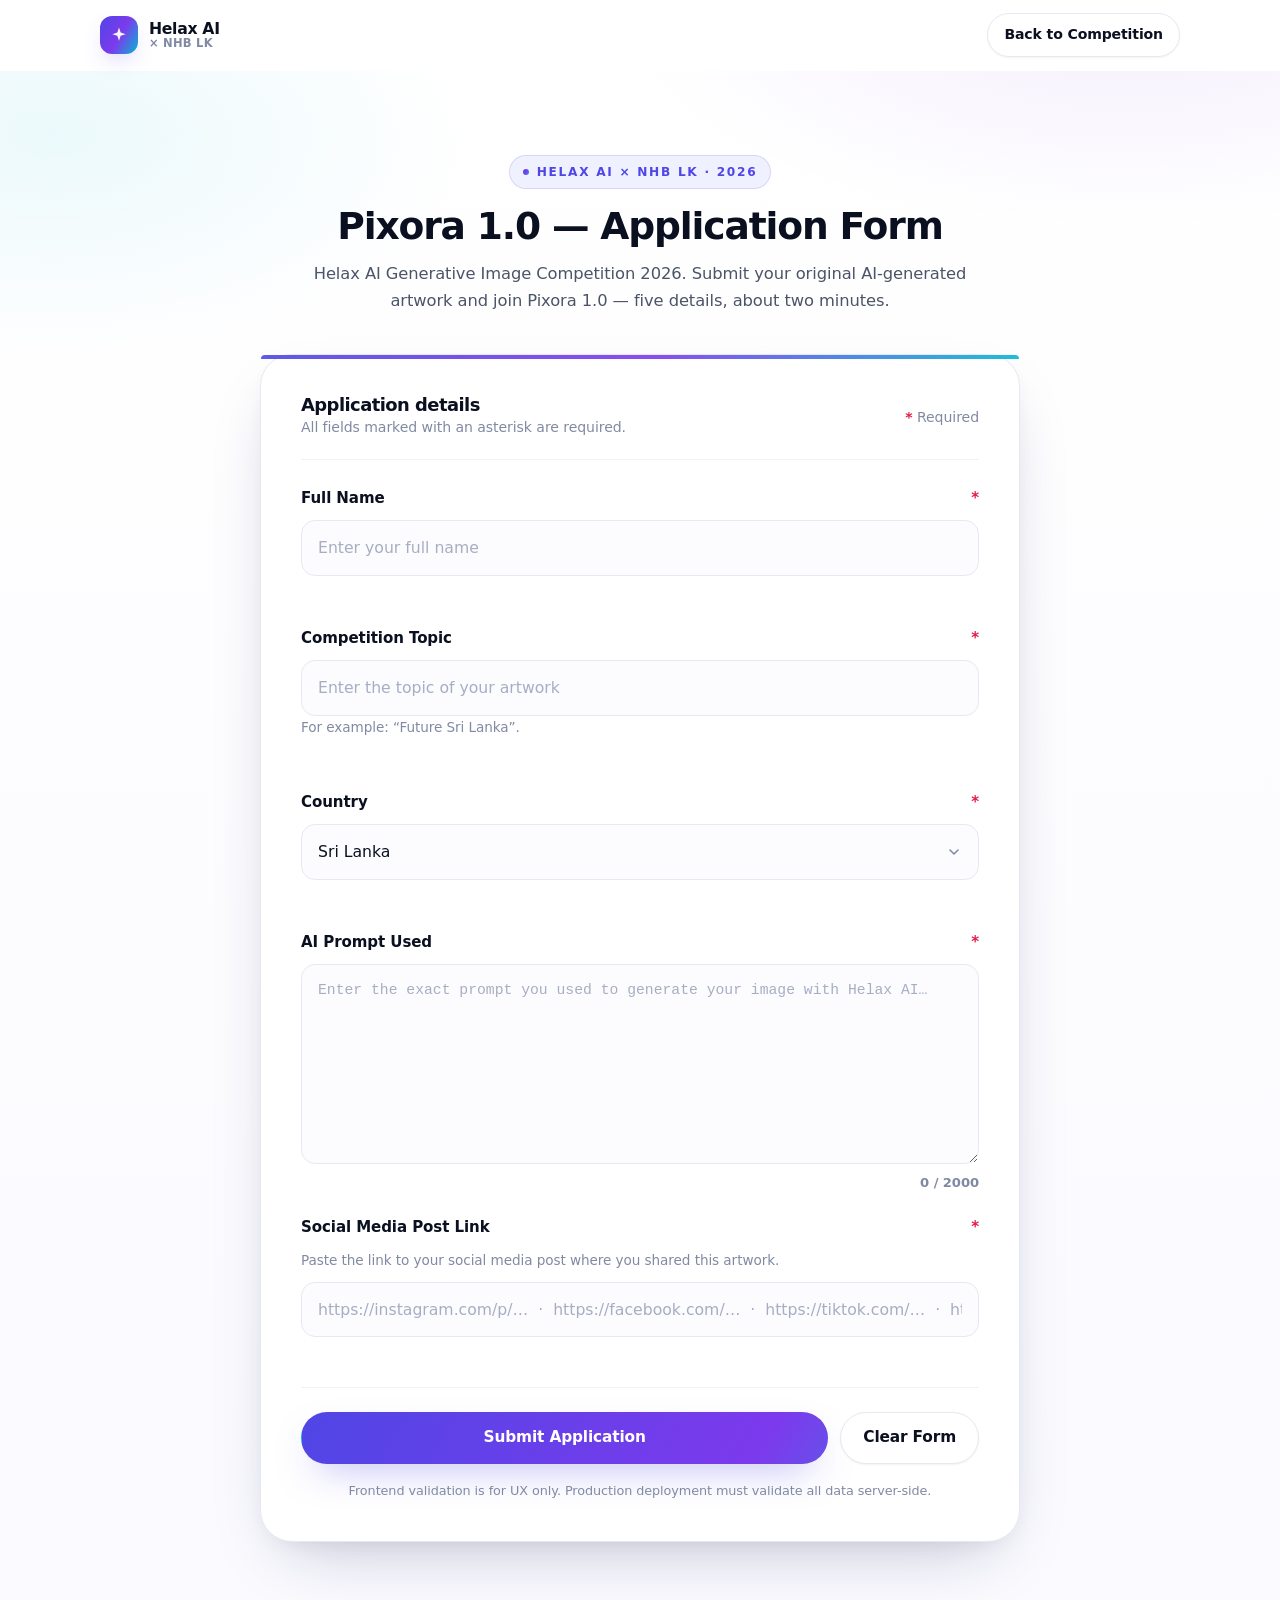
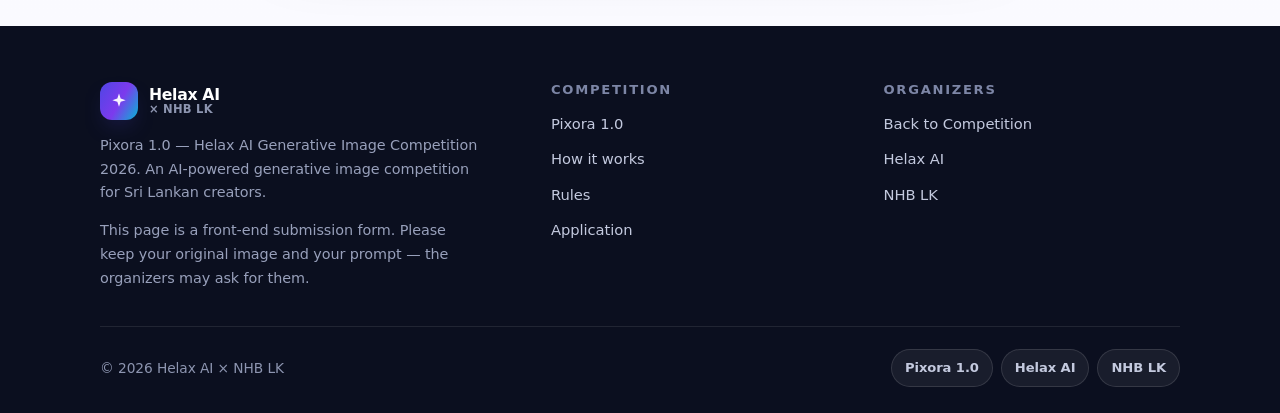
<file: co.html>
<!DOCTYPE html>
<html lang="en">
<head>
<meta charset="utf-8" />
<meta name="viewport" content="width=device-width, initial-scale=1, viewport-fit=cover" />

<!-- ============================================================
     SEO / SOCIAL METADATA
     ============================================================ -->
<title>Pixora 1.0 — Helax AI Generative Image Competition 2026 | Application</title>
<meta name="description" content="Submit your original AI-generated artwork to Pixora 1.0 — the Helax AI Generative Image Competition 2026, organized by Helax AI × NHB LK. Open for Sri Lankan creators." />
<meta name="keywords" content="Pixora 1.0, Helax AI, NHB LK, AI image competition, generative image competition, Sri Lanka AI competition 2026, Helax AI application form" />
<meta name="author" content="Helax AI × NHB LK" />
<meta name="robots" content="index, follow" />
<meta name="theme-color" content="#ffffff" />
<link rel="canonical" href="https://pixora1.0.helaxai.com/" />

<meta property="og:type" content="website" />
<meta property="og:site_name" content="Pixora 1.0 — Helax AI Generative Image Competition 2026" />
<meta property="og:title" content="Pixora 1.0 — Helax AI Generative Image Competition 2026" />
<meta property="og:description" content="Submit your original AI-generated artwork and join Pixora 1.0. Organized by Helax AI × NHB LK." />
<meta property="og:url" content="https://pixora1.0.helaxai.com/" />
<meta property="og:locale" content="en_LK" />

<meta name="twitter:card" content="summary_large_image" />
<meta name="twitter:title" content="Pixora 1.0 — Helax AI Generative Image Competition 2026" />
<meta name="twitter:description" content="Submit your original AI-generated artwork and join Pixora 1.0. Organized by Helax AI × NHB LK." />

<link rel="icon" href="data:image/svg+xml,%3Csvg xmlns='http://www.w3.org/2000/svg' viewBox='0 0 32 32'%3E%3Crect width='32' height='32' rx='9' fill='%234f46e5'/%3E%3Cpath d='M16 6l2.6 7.4L26 16l-7.4 2.6L16 26l-2.6-7.4L6 16l7.4-2.6z' fill='%23fff'/%3E%3C/svg%3E" />
<link rel="apple-touch-icon" href="data:image/svg+xml,%3Csvg xmlns='http://www.w3.org/2000/svg' viewBox='0 0 32 32'%3E%3Crect width='32' height='32' rx='9' fill='%234f46e5'/%3E%3Cpath d='M16 6l2.6 7.4L26 16l-7.4 2.6L16 26l-2.6-7.4L6 16l7.4-2.6z' fill='%23fff'/%3E%3C/svg%3E" />

<style>
/* ============================================================
   DESIGN
   ------------------------------------------------------------
   Design tokens, reset and base typography
   ============================================================ */
:root{
  --bg:#ffffff;
  --bg-soft:#f6f7fb;
  --bg-tint:#f0f1fe;
  --surface:#ffffff;

  --ink:#0b1020;
  --ink-2:#4b5468;
  --ink-3:#818aa3;

  --line:#e7e9f2;
  --line-2:#f1f2f8;

  --brand:#4f46e5;
  --brand-2:#7c3aed;
  --accent:#06b6d4;

  --ok:#059669;
  --err:#e11d48;
  --err-soft:#fff1f4;
  --warn:#d97706;
  --wa:#1faf54;
  --wa-dark:#128c41;

  --grad-brand:linear-gradient(120deg,#4f46e5 0%,#7c3aed 52%,#06b6d4 100%);

  --r-xs:10px;
  --r-sm:14px;
  --r-md:18px;
  --r-lg:24px;
  --r-xl:32px;
  --r-pill:999px;

  --sh-xs:0 1px 2px rgba(11,16,32,.05);
  --sh-sm:0 2px 8px rgba(11,16,32,.05), 0 1px 2px rgba(11,16,32,.04);
  --sh-md:0 12px 32px -14px rgba(11,16,32,.16), 0 3px 10px -4px rgba(11,16,32,.06);
  --sh-lg:0 28px 70px -28px rgba(24,20,80,.28), 0 8px 24px -12px rgba(11,16,32,.10);
  --sh-brand:0 16px 38px -16px rgba(79,70,229,.52);

  --ring:0 0 0 4px rgba(79,70,229,.16);
  --ring-err:0 0 0 4px rgba(225,29,72,.14);

  --maxw:1120px;
  --maxw-form:760px;
  --header-h:70px;

  --ease:cubic-bezier(.22,.61,.36,1);
  --ease-out:cubic-bezier(.16,1,.3,1);

  --font:"Inter","Segoe UI",system-ui,-apple-system,"Helvetica Neue",Arial,sans-serif;
  --mono:ui-monospace,"SFMono-Regular",Menlo,Consolas,"Liberation Mono",monospace;
}

*,*::before,*::after{box-sizing:border-box}

html{
  -webkit-text-size-adjust:100%;
  scroll-behavior:smooth;
  scroll-padding-top:calc(var(--header-h) + 18px);
}

body{
  margin:0;
  background:var(--bg);
  color:var(--ink);
  font-family:var(--font);
  font-size:16px;
  line-height:1.65;
  letter-spacing:-.005em;
  -webkit-font-smoothing:antialiased;
  -moz-osx-font-smoothing:grayscale;
  overflow-x:hidden;
}

body.is-locked{overflow:hidden}

img{max-width:100%;display:block}
svg{display:block}
button{font:inherit;color:inherit}
input,textarea,select{font:inherit;color:inherit}
a{color:inherit;text-decoration:none}

h1,h2,h3,h4{margin:0;line-height:1.16;letter-spacing:-.03em;font-weight:800}
p{margin:0}
ul,ol{margin:0;padding:0;list-style:none}

::selection{background:rgba(79,70,229,.16)}
:focus-visible{outline:3px solid rgba(79,70,229,.55);outline-offset:2px;border-radius:6px}

/* ============================================================
   LAYOUT PRIMITIVES
   ------------------------------------------------------------
   Container, sections, headings, buttons, chips and cards
   ============================================================ */
.container{width:100%;max-width:var(--maxw);margin-inline:auto;padding-inline:20px}

.section{padding:84px 0;position:relative}
.section--tight{padding:64px 0}
.section--soft{
  background:
    radial-gradient(900px 420px at 12% -10%,rgba(79,70,229,.07),transparent 60%),
    radial-gradient(760px 380px at 92% 4%,rgba(6,182,212,.07),transparent 62%),
    var(--bg-soft);
  border-block:1px solid var(--line-2);
}

.section-head{max-width:660px;margin-bottom:40px}
.section-head.center{margin-inline:auto;text-align:center}
.section-title{font-size:clamp(1.65rem,3.4vw,2.35rem);margin-bottom:12px}
.section-head p{color:var(--ink-2);font-size:1.02rem}

.eyebrow{
  display:inline-flex;align-items:center;gap:8px;
  font-size:.76rem;font-weight:700;letter-spacing:.14em;text-transform:uppercase;
  color:var(--brand);background:var(--bg-tint);
  border:1px solid rgba(79,70,229,.16);
  padding:6px 13px;border-radius:var(--r-pill);margin-bottom:16px;
}
.eyebrow .dot{width:6px;height:6px;border-radius:50%;background:var(--grad-brand)}

.btn{
  display:inline-flex;align-items:center;justify-content:center;gap:9px;
  min-height:48px;padding:12px 22px;
  border-radius:var(--r-pill);
  border:1px solid var(--line);
  background:var(--surface);
  font-weight:650;font-size:.96rem;letter-spacing:-.01em;
  cursor:pointer;white-space:nowrap;
  box-shadow:var(--sh-xs);
  transition:transform .18s var(--ease),box-shadow .22s var(--ease),background .18s var(--ease),border-color .18s var(--ease),color .18s var(--ease);
}
.btn:hover{transform:translateY(-2px);box-shadow:var(--sh-sm)}
.btn:active{transform:translateY(0)}
.btn:disabled,.btn[aria-disabled="true"]{opacity:.55;cursor:not-allowed;transform:none;box-shadow:none}

.btn-primary{
  border-color:transparent;color:#fff;
  background-image:var(--grad-brand);
  background-size:170% 170%;background-position:0% 50%;
  box-shadow:var(--sh-brand);
}
.btn-primary:hover{background-position:100% 50%;box-shadow:0 20px 46px -18px rgba(79,70,229,.6)}

.btn-ghost{background:var(--surface);color:var(--ink);border-color:var(--line)}
.btn-ghost:hover{border-color:rgba(79,70,229,.3);color:var(--brand)}

.btn-wa{background:var(--wa);border-color:transparent;color:#fff;box-shadow:0 14px 34px -16px rgba(31,175,84,.7)}
.btn-wa:hover{background:var(--wa-dark)}

.btn-sm{min-height:40px;padding:9px 16px;font-size:.88rem}
.btn .spin{width:16px;height:16px;border-radius:50%;border:2px solid rgba(255,255,255,.45);border-top-color:#fff;animation:spin .7s linear infinite}
@keyframes spin{to{transform:rotate(360deg)}}

.chip{
  display:inline-flex;align-items:center;gap:7px;
  padding:7px 13px;border-radius:var(--r-pill);
  background:var(--surface);border:1px solid var(--line);
  font-size:.82rem;font-weight:600;color:var(--ink-2);box-shadow:var(--sh-xs);
}
.chip-accent{background:var(--bg-tint);border-color:rgba(79,70,229,.2);color:var(--brand)}

.glass{
  background:rgba(255,255,255,.72);
  -webkit-backdrop-filter:blur(18px) saturate(160%);
  backdrop-filter:blur(18px) saturate(160%);
  border:1px solid rgba(255,255,255,.7);
}

/* ============================================================
   HEADER
   ------------------------------------------------------------
   Sticky header with a blur-on-scroll state and mobile menu
   ============================================================ */
.site-header{
  position:sticky;top:0;z-index:80;
  background:rgba(255,255,255,.72);
  -webkit-backdrop-filter:blur(0px);backdrop-filter:blur(0px);
  border-bottom:1px solid transparent;
  transition:background .3s var(--ease),box-shadow .3s var(--ease),border-color .3s var(--ease),backdrop-filter .3s var(--ease);
}
.site-header.is-stuck{
  background:rgba(255,255,255,.86);
  -webkit-backdrop-filter:blur(16px) saturate(170%);backdrop-filter:blur(16px) saturate(170%);
  border-bottom-color:var(--line);
  box-shadow:0 10px 30px -22px rgba(11,16,32,.4);
}
.header-inner{display:flex;align-items:center;gap:18px;min-height:var(--header-h)}

.brand{display:inline-flex;align-items:center;gap:11px;font-weight:800;letter-spacing:-.02em}
.brand-mark{
  width:38px;height:38px;border-radius:12px;flex:0 0 auto;
  background-image:var(--grad-brand);
  display:grid;place-items:center;
  box-shadow:0 10px 24px -12px rgba(79,70,229,.75);
}
.brand-mark svg{width:20px;height:20px}
.brand-text{display:flex;flex-direction:column;line-height:1.1}
.brand-text strong{font-size:.98rem}
.brand-text small{font-size:.72rem;font-weight:600;color:var(--ink-3);letter-spacing:.02em}

.header-actions{margin-left:auto;display:flex;align-items:center;gap:10px}

@keyframes spin{to{transform:rotate(360deg)}}

/* ============================================================
   APPLICATION SHELL
   ------------------------------------------------------------
   Form card, labels, hints and inline error styling
   ============================================================ */
.application-section{
  background:
    radial-gradient(880px 420px at 88% -6%,rgba(124,58,237,.09),transparent 60%),
    radial-gradient(720px 380px at 4% 4%,rgba(6,182,212,.08),transparent 58%),
    linear-gradient(180deg,#ffffff 0%,#fafaff 100%);
}

.form-card{
  width:100%;max-width:var(--maxw-form);margin-inline:auto;
  background:var(--surface);
  border:1px solid var(--line);
  border-radius:var(--r-xl);
  padding:clamp(22px,4.4vw,40px);
  box-shadow:var(--sh-lg);
  position:relative;
}
.form-card::before{
  content:"";position:absolute;inset:0 0 auto 0;height:4px;
  border-radius:var(--r-xl) var(--r-xl) 0 0;
  background-image:var(--grad-brand);opacity:.9;
}

.form-legend{
  display:flex;flex-wrap:wrap;align-items:center;justify-content:space-between;gap:12px;
  padding-bottom:20px;margin-bottom:26px;border-bottom:1px solid var(--line-2);
}
.form-legend h3{font-size:1.12rem}
.form-legend p{font-size:.88rem;color:var(--ink-3)}
.req-note{font-size:.82rem;color:var(--ink-3)}
.req-note b{color:var(--err)}

.field{margin-bottom:22px}
.field-label{
  display:flex;align-items:baseline;justify-content:space-between;gap:12px;
  font-size:.94rem;font-weight:700;margin-bottom:9px;
}
.field-label .req{color:var(--err);margin-left:3px}
.field-hint{font-size:.85rem;color:var(--ink-3);margin-bottom:10px}
.field-foot{display:flex;justify-content:space-between;gap:12px;margin-top:8px;min-height:20px}

.input,.textarea{
  width:100%;display:block;
  padding:14px 16px;
  border-radius:var(--r-sm);
  border:1px solid var(--line);
  background:#fcfcff;
  font-size:.98rem;
  -webkit-appearance:none;appearance:none;
  transition:border-color .18s var(--ease),box-shadow .18s var(--ease),background .18s var(--ease);
}
.input::placeholder,.textarea::placeholder{color:#a7aec2}
.input:hover,.textarea:hover{border-color:#d5d9e8}
.input:focus,.textarea:focus{outline:none;background:#fff;border-color:var(--brand);box-shadow:var(--ring)}
.textarea{min-height:170px;resize:vertical;line-height:1.6;font-family:var(--mono);font-size:.92rem}
.textarea-lg{min-height:200px}

.field.has-error .input,.field.has-error .textarea,.field.has-error .combo-input{border-color:var(--err);background:var(--err-soft)}
.field.has-error .input:focus,.field.has-error .textarea:focus,.field.has-error .combo-input:focus{box-shadow:var(--ring-err)}
.field.is-valid .input,.field.is-valid .textarea,.field.is-valid .combo-input{border-color:rgba(5,150,105,.5)}

.error-msg{
  display:none;align-items:center;gap:7px;
  color:var(--err);font-size:.85rem;font-weight:600;
}
.error-msg.is-visible{display:inline-flex;animation:shake .34s var(--ease)}
.error-msg::before{
  content:"!";display:grid;place-items:center;width:15px;height:15px;border-radius:50%;
  background:var(--err);color:#fff;font-size:.66rem;font-weight:800;flex:0 0 auto;
}
@keyframes shake{0%,100%{transform:translateX(0)}25%{transform:translateX(-4px)}75%{transform:translateX(4px)}}

.counter{font-size:.82rem;font-weight:650;color:var(--ink-3);margin-left:auto;font-variant-numeric:tabular-nums}
.counter.is-warn{color:var(--warn)}
.counter.is-limit{color:var(--err)}

/* ============================================================
   COUNTRY COMBOBOX
   ------------------------------------------------------------
   Searchable, keyboard-friendly select (no external library)
   ============================================================ */
.combo{position:relative}
.combo-input{padding-right:46px}
.combo-toggle{
  position:absolute;top:6px;right:6px;bottom:6px;width:38px;
  display:grid;place-items:center;border:0;border-radius:11px;background:transparent;cursor:pointer;
  color:var(--ink-3);transition:background .18s var(--ease),color .18s var(--ease);
}
.combo-toggle:hover{background:var(--bg-soft);color:var(--brand)}
.combo-toggle svg{width:16px;height:16px;transition:transform .22s var(--ease)}
.combo[data-open="true"] .combo-toggle svg{transform:rotate(180deg)}

.combo-list{
  position:absolute;z-index:40;top:calc(100% + 8px);left:0;right:0;
  max-height:264px;overflow-y:auto;
  background:var(--surface);border:1px solid var(--line);border-radius:var(--r-md);
  box-shadow:var(--sh-lg);padding:6px;
  -webkit-overflow-scrolling:touch;
}
.combo-option{
  padding:11px 13px;border-radius:var(--r-xs);cursor:pointer;
  font-size:.94rem;display:flex;align-items:center;gap:9px;
}
.combo-option:hover,.combo-option.is-active{background:var(--bg-tint);color:var(--brand)}
.combo-option[aria-selected="true"]{font-weight:700;background:var(--bg-soft)}
.combo-option[aria-selected="true"]::after{content:"✓";margin-left:auto;color:var(--brand);font-size:.8rem}
.combo-empty{padding:14px 13px;font-size:.9rem;color:var(--ink-3)}

/* ============================================================
   SUBMIT ACTIONS AND SUCCESS SCREEN
   ============================================================ */
.form-actions{
  display:flex;flex-wrap:wrap;gap:12px;
  padding-top:24px;margin-top:8px;border-top:1px solid var(--line-2);
}
.form-actions .btn-primary{flex:1 1 240px}
.form-privacy{font-size:.8rem;color:var(--ink-3);margin-top:16px;text-align:center}

.success{display:none;text-align:center;animation:rise .5s var(--ease-out)}
.success.is-visible{display:block}
@keyframes rise{from{opacity:0;transform:translateY(14px)}to{opacity:1;transform:none}}
.success-icon{
  width:76px;height:76px;border-radius:26px;margin:0 auto 20px;
  display:grid;place-items:center;color:#fff;
  background-image:linear-gradient(135deg,#059669,#10b981);
  box-shadow:0 22px 46px -20px rgba(5,150,105,.75);
}
.success-icon svg{width:36px;height:36px}
.success h3{font-size:clamp(1.3rem,3.2vw,1.7rem);margin-bottom:12px}
.success > p{color:var(--ink-2);margin-bottom:22px}

.id-box{
  display:flex;flex-wrap:wrap;align-items:center;justify-content:center;gap:12px;
  padding:16px 18px;border-radius:var(--r-md);
  background:var(--bg-tint);border:1px dashed rgba(79,70,229,.35);
  margin-bottom:22px;
}
.id-label{font-size:.78rem;font-weight:700;letter-spacing:.1em;text-transform:uppercase;color:var(--ink-3)}
.id-value{font-family:var(--mono);font-size:clamp(1.02rem,2.6vw,1.24rem);font-weight:800;color:var(--brand);word-break:break-all}
.success-actions{display:flex;flex-wrap:wrap;gap:12px;justify-content:center;margin-bottom:20px}
.success-note{font-size:.85rem;color:var(--ink-3)}

/* ============================================================
   MODAL AND TOASTS
   ============================================================ */
.modal{position:fixed;inset:0;z-index:120;display:grid;place-items:center;padding:18px}
.modal[hidden]{display:none}
.modal-backdrop{
  position:absolute;inset:0;background:rgba(9,11,26,.5);
  -webkit-backdrop-filter:blur(4px);backdrop-filter:blur(4px);
  animation:fade .25s var(--ease);
}
@keyframes fade{from{opacity:0}to{opacity:1}}
.modal-card{
  position:relative;z-index:2;width:min(100%,640px);max-height:86vh;overflow-y:auto;
  background:var(--surface);border-radius:var(--r-lg);padding:26px;
  box-shadow:var(--sh-lg);border:1px solid var(--line);
  animation:rise .3s var(--ease-out);
}
.modal-sm{width:min(100%,440px)}
.modal-head{display:flex;gap:16px;align-items:flex-start;margin-bottom:18px}
.modal-head h3{font-size:1.14rem;margin-bottom:4px}
.modal-head p{font-size:.86rem;color:var(--ink-3)}
.modal-close{
  margin-left:auto;width:38px;height:38px;flex:0 0 auto;border-radius:12px;
  border:1px solid var(--line);background:var(--surface);cursor:pointer;font-size:1rem;color:var(--ink-2);
}
.modal-close:hover{background:var(--bg-soft);color:var(--ink)}
.modal-rules ol{margin-bottom:16px;counter-reset:rule}
.modal-rules li{
  position:relative;padding:10px 0 10px 38px;border-bottom:1px solid var(--line-2);
  font-size:.94rem;color:var(--ink-2);counter-increment:rule;
}
.modal-rules li:last-child{border-bottom:0}
.modal-rules li::before{
  content:counter(rule);position:absolute;left:0;top:10px;
  width:24px;height:24px;border-radius:8px;display:grid;place-items:center;
  background:var(--bg-tint);color:var(--brand);font-size:.74rem;font-weight:800;
}
.modal-foot{display:flex;flex-wrap:wrap;gap:10px;justify-content:flex-end;margin-top:20px}
.hint{font-size:.84rem;color:var(--ink-3);background:var(--bg-soft);border-radius:var(--r-sm);padding:12px 14px}

.toast-stack{
  position:fixed;z-index:200;left:50%;bottom:22px;transform:translateX(-50%);
  display:flex;flex-direction:column;gap:10px;width:min(100% - 32px,420px);
  pointer-events:none;
}
.toast{
  display:flex;gap:11px;align-items:flex-start;
  padding:13px 15px;border-radius:var(--r-sm);
  background:rgba(11,16,32,.94);color:#fff;
  font-size:.9rem;box-shadow:var(--sh-lg);
  animation:toast-in .28s var(--ease-out);
  pointer-events:auto;
}
.toast.is-out{animation:toast-out .24s var(--ease) forwards}
.toast .dot{width:8px;height:8px;border-radius:50%;flex:0 0 auto;margin-top:7px;background:var(--accent)}
.toast.ok .dot{background:#34d399}
.toast.err .dot{background:#fb7185}
@keyframes toast-in{from{opacity:0;transform:translateY(14px) scale(.98)}to{opacity:1;transform:none}}
@keyframes toast-out{to{opacity:0;transform:translateY(10px)}}

/* ============================================================
   FOOTER
   ============================================================ */
.site-footer{background:#0b0f1f;color:#c3c9de;padding:56px 0 26px}
.footer-grid{display:grid;grid-template-columns:1.4fr 1fr 1fr;gap:36px;margin-bottom:36px}
.footer-brand .brand-text strong{color:#fff}
.footer-brand .brand-text small{color:#8d95b0}
.site-footer p{font-size:.9rem;color:#98a0bb;margin-top:14px;max-width:42ch}
.footer-col h4{font-size:.82rem;text-transform:uppercase;letter-spacing:.13em;color:#7d86a6;margin-bottom:14px}
.footer-col li{margin-bottom:9px}
.footer-col a{font-size:.92rem;color:#c3c9de;transition:color .18s var(--ease)}
.footer-col a:hover{color:#fff}
.footer-bottom{
  display:flex;flex-wrap:wrap;gap:14px;align-items:center;justify-content:space-between;
  padding-top:22px;border-top:1px solid rgba(255,255,255,.09);font-size:.86rem;color:#8d95b0;
}
.footer-bottom .orgs{display:flex;gap:8px;flex-wrap:wrap}
.footer-bottom .chip{background:rgba(255,255,255,.06);border-color:rgba(255,255,255,.12);color:#c3c9de;box-shadow:none}
.footer-note{margin-top:12px;font-size:.8rem;color:#6f7899}

/* ============================================================
   MOTION PREFERENCES AND PRINT
   ============================================================ */
@media (prefers-reduced-motion:reduce){
  html{scroll-behavior:auto}
  *,*::before,*::after{animation-duration:.001ms !important;animation-iteration-count:1 !important;transition-duration:.001ms !important}
}

@media print{
  .site-header,.form-actions,.site-footer,.toast-stack,.modal{display:none !important}
  body{background:#fff}
  .form-card{box-shadow:none;border:1px solid #ccc}
}

/* ============================================================
   RESPONSIVE
   ------------------------------------------------------------
   Mobile-first adjustments for the form card
   ============================================================ */
@media (max-width:1000px){
  .footer-grid{grid-template-columns:repeat(2,minmax(0,1fr));gap:28px}
}

@media (max-width:780px){
  .section{padding:64px 0}
  .form-actions .btn{width:100%;flex:1 1 100%}
  .success-actions .btn{width:100%}
  .modal-foot .btn{width:100%}
}

@media (max-width:520px){
  .container{padding-inline:16px}
  .footer-grid{grid-template-columns:1fr}
  .form-card{padding:20px 16px;border-radius:var(--r-lg)}
}

/* ============================================================
   UTILITIES
   ============================================================ */
.visually-hidden{
  position:absolute !important;width:1px;height:1px;padding:0;margin:-1px;
  overflow:hidden;clip:rect(0 0 0 0);white-space:nowrap;border:0;
}
.skip-link{
  position:absolute;left:16px;top:-60px;z-index:300;
  background:var(--ink);color:#fff;padding:10px 16px;border-radius:var(--r-pill);
  font-size:.88rem;font-weight:650;
  transition:top .2s var(--ease);
}
.skip-link:focus{top:16px}
[hidden]{display:none !important}
</style>
</head>
<body>

<a class="skip-link" href="#application">Skip to the application form</a>

<!-- ==========================================================
     HEADER
     ========================================================== -->
<header class="site-header" id="siteHeader">
  <div class="container header-inner">
    <a class="brand" href="#top" aria-label="Helax AI × NHB LK — Pixora 1.0 home">
      <span class="brand-mark" aria-hidden="true">
        <svg viewBox="0 0 24 24" fill="none"><path d="M12 3l2 6 6 2-6 2-2 6-2-6-6-2 6-2z" fill="#fff" opacity=".95"/></svg>
      </span>
      <span class="brand-text">
        <strong>Helax AI</strong>
        <small>× NHB LK</small>
      </span>
    </a>

    <div class="header-actions">
      <a class="btn btn-ghost btn-sm" data-config-link="OFFICIAL_URL" href="https://pixora1.0.helaxai.com/" target="_blank" rel="noopener noreferrer">Back to Competition</a>
    </div>
  </div>
</header>

<main id="top">

  <!-- ========================================================
       APPLICATION
       ======================================================== -->
  <section class="section application-section" id="application" aria-labelledby="appTitle">
    <div class="container">
      <div class="section-head center">
        <span class="eyebrow"><span class="dot"></span>Helax AI × NHB LK · 2026</span>
        <h1 class="section-title" id="appTitle">Pixora 1.0 — Application Form</h1>
        <p>Helax AI Generative Image Competition 2026. Submit your original AI-generated artwork and join Pixora 1.0 —
          five details, about two minutes.</p>
      </div>

      <!-- ----------------------------------------------
           FORM VIEW
           ---------------------------------------------- -->
      <div class="form-card" id="formCard">
        <div class="form-legend">
          <div>
            <h3>Application details</h3>
            <p>All fields marked with an asterisk are required.</p>
          </div>
          <p class="req-note"><b>*</b> Required</p>
        </div>

        <form id="applicationForm" novalidate>
          <!-- 1 — Full name -->
          <div class="field" data-field="fullName">
            <label class="field-label" for="fullName">Full Name <span class="req" aria-hidden="true">*</span></label>
            <input class="input" type="text" id="fullName" name="fullName" placeholder="Enter your full name"
                   autocomplete="name" maxlength="80" aria-required="true" aria-describedby="fullNameError" />
            <div class="field-foot">
              <span class="error-msg" id="fullNameError" data-error-for="fullName" role="alert"></span>
            </div>
          </div>

          <!-- 2 — Competition topic -->
          <div class="field" data-field="topic">
            <label class="field-label" for="topic">Competition Topic <span class="req" aria-hidden="true">*</span></label>
            <input class="input" type="text" id="topic" name="topic" placeholder="Enter the topic of your artwork"
                   maxlength="120" aria-required="true" aria-describedby="topicHint topicError" />
            <p class="field-hint" id="topicHint">For example: “Future Sri Lanka”.</p>
            <div class="field-foot">
              <span class="error-msg" id="topicError" data-error-for="topic" role="alert"></span>
            </div>
          </div>

          <!-- 3 — Country -->
          <div class="field" data-field="country">
            <label class="field-label" for="countryInput">Country <span class="req" aria-hidden="true">*</span></label>
            <div class="combo" id="countryCombo" data-open="false">
              <input class="input combo-input" type="text" id="countryInput" name="country"
                     placeholder="Search or select your country" autocomplete="off"
                     role="combobox" aria-expanded="false" aria-controls="countryList" aria-autocomplete="list"
                     aria-required="true" aria-describedby="countryError" value="Sri Lanka" />
              <button class="combo-toggle" type="button" id="countryToggle" aria-label="Show country list" tabindex="-1">
                <svg viewBox="0 0 24 24" fill="none" stroke="currentColor" stroke-width="2.4" stroke-linecap="round" stroke-linejoin="round" aria-hidden="true"><polyline points="6 9 12 15 18 9"/></svg>
              </button>
              <ul class="combo-list" id="countryList" role="listbox" aria-label="Countries" hidden></ul>
            </div>
            <div class="field-foot">
              <span class="error-msg" id="countryError" data-error-for="country" role="alert"></span>
            </div>
          </div>

          <!-- 4 — AI prompt -->
          <div class="field" data-field="prompt">
            <label class="field-label" for="prompt">AI Prompt Used <span class="req" aria-hidden="true">*</span></label>
            <textarea class="textarea textarea-lg" id="prompt" name="prompt" maxlength="2000"
                      placeholder="Enter the exact prompt you used to generate your image with Helax AI…"
                      aria-required="true" aria-describedby="promptCounter promptError"></textarea>
            <div class="field-foot">
              <span class="error-msg" id="promptError" data-error-for="prompt" role="alert"></span>
              <span class="counter" id="promptCounter" aria-live="polite">0 / 2000</span>
            </div>
          </div>

          <!-- 5 — Social media post link -->
          <div class="field" data-field="socialUrl">
            <label class="field-label" for="socialUrl">Social Media Post Link <span class="req" aria-hidden="true">*</span></label>
            <p class="field-hint" id="socialHint">Paste the link to your social media post where you shared this artwork.</p>
            <input class="input" type="url" id="socialUrl" name="socialUrl" inputmode="url"
                   placeholder="https://instagram.com/p/…  ·  https://facebook.com/…  ·  https://tiktok.com/…  ·  https://x.com/…"
                   aria-required="true" aria-describedby="socialHint socialError" />
            <div class="field-foot">
              <span class="error-msg" id="socialError" data-error-for="socialUrl" role="alert"></span>
            </div>
          </div>

          <div class="form-actions">
            <button class="btn btn-primary" type="submit" id="submitBtn">
              <span id="submitBtnLabel">Submit Application</span>
            </button>
            <button class="btn btn-ghost" type="button" id="clearFormBtn">Clear Form</button>
          </div>

          <p class="form-privacy">Frontend validation is for UX only. Production deployment must validate all data server-side.</p>
          <p class="visually-hidden" id="formStatus" role="status" aria-live="polite"></p>
        </form>
      </div>

      <!-- ----------------------------------------------
           SUCCESS VIEW
           ---------------------------------------------- -->
      <div class="form-card success" id="successCard" role="region" aria-labelledby="successTitle" tabindex="-1">
        <div class="success-icon" aria-hidden="true">
          <svg viewBox="0 0 24 24" fill="none" stroke="currentColor" stroke-width="2.6" stroke-linecap="round" stroke-linejoin="round"><polyline points="20 6 9 17 4 12"/></svg>
        </div>

        <h3 id="successTitle">Application Submitted Successfully 🎉</h3>
        <p>Thank you for participating in Pixora 1.0 — Helax AI Generative Image Competition 2026.</p>

        <div class="id-box">
          <span class="id-label">Application ID</span>
          <span class="id-value" id="applicationId">—</span>
        </div>

        <div class="success-actions">
          <button class="btn btn-primary" type="button" id="copyIdBtn">Copy Application ID</button>
          <button class="btn btn-ghost" type="button" id="submitAnotherBtn">Submit Another Application</button>
        </div>

        <div class="success-actions">
          <a class="btn btn-wa" id="whatsappBtn" href="#" target="_blank" rel="noopener noreferrer">
            <svg width="18" height="18" viewBox="0 0 24 24" fill="currentColor" aria-hidden="true"><path d="M12 2a10 10 0 00-8.6 15.1L2 22l5-1.3A10 10 0 1012 2zm5.3 14.1c-.2.6-1.2 1.2-1.7 1.2-.5.1-1.1.1-1.7-.1-1.7-.5-3.4-1.7-4.6-3.3-.8-1-1.3-2-1.4-2.9-.1-.7.1-1.4.5-1.8.2-.2.4-.3.6-.3h.5c.2 0 .4 0 .5.4l.7 1.6c.1.2 0 .4-.1.5l-.4.5c-.1.2-.2.3-.1.5.4.7 1 1.4 1.7 1.9.5.4 1 .6 1.3.8.2.1.4.1.5-.1l.6-.7c.2-.2.3-.2.5-.1l1.5.8c.2.1.3.2.3.4 0 .1 0 .3-.1.4z"/></svg>
            Send Application on WhatsApp
          </a>
        </div>

        <p class="success-note">Keep your Application ID safe — the organizers may ask for it when reviewing your entry.</p>
      </div>
    </div>
  </section>
</main>

<!-- ==========================================================
     FOOTER
     ========================================================== -->
<footer class="site-footer">
  <div class="container">
    <div class="footer-grid">
      <div class="footer-brand">
        <a class="brand" href="#top" aria-label="Helax AI × NHB LK home">
          <span class="brand-mark" aria-hidden="true">
            <svg viewBox="0 0 24 24" fill="none"><path d="M12 3l2 6 6 2-6 2-2 6-2-6-6-2 6-2z" fill="#fff" opacity=".95"/></svg>
          </span>
          <span class="brand-text"><strong>Helax AI</strong><small>× NHB LK</small></span>
        </a>
        <p>Pixora 1.0 — Helax AI Generative Image Competition 2026. An AI-powered generative image competition for
          Sri Lankan creators.</p>
        <p class="footer-note">This page is a front-end submission form. Please keep your original image and your prompt
          — the organizers may ask for them.</p>
      </div>

      <div class="footer-col">
        <h4>Competition</h4>
        <ul>
          <li><a href="#pixora">Pixora 1.0</a></li>
          <li><a href="#competition">How it works</a></li>
          <li><a href="#rules">Rules</a></li>
          <li><a href="#application">Application</a></li>
        </ul>
      </div>

      <div class="footer-col">
        <h4>Organizers</h4>
        <ul>
          <li><a data-config-link="OFFICIAL_URL" href="https://pixora1.0.helaxai.com/" target="_blank" rel="noopener noreferrer">Back to Competition</a></li>
          <li><a data-config-link="HELAX_AI_URL" href="#">Helax AI</a></li>
          <li><a data-config-link="NHB_LK_URL" href="#">NHB LK</a></li>
        </ul>
      </div>
    </div>

    <div class="footer-bottom">
      <span>© 2026 Helax AI × NHB LK</span>
      <span class="orgs">
        <span class="chip">Pixora 1.0</span>
        <span class="chip">Helax AI</span>
        <span class="chip">NHB LK</span>
      </span>
    </div>
  </div>
</footer>

<!-- ==========================================================
     FULL RULES MODAL
     ========================================================== -->
<div class="modal" id="rulesModal" hidden>
  <div class="modal-backdrop" data-close-modal></div>
  <div class="modal-card" role="dialog" aria-modal="true" aria-labelledby="rulesModalTitle" aria-describedby="rulesModalDesc">
    <div class="modal-head">
      <div>
        <h3 id="rulesModalTitle">Pixora 1.0 — Competition Rules</h3>
        <p id="rulesModalDesc">Helax AI Generative Image Competition 2026 · Organized by Helax AI × NHB LK</p>
      </div>
      <button class="modal-close" type="button" data-close-modal aria-label="Close rules dialog">✕</button>
    </div>
    <div class="modal-rules">
      <ol>
        <li>Participants must submit original work.</li>
        <li>Maximum 5 entries per participant.</li>
        <li>Entries should be generated using Helax AI.</li>
        <li>Participants must provide the prompt used.</li>
        <li>Submitted content must not violate applicable laws or third-party rights.</li>
        <li>Helax AI × NHB LK may display selected entries for competition and promotional purposes.</li>
        <li>Participants are responsible for the authenticity of their submissions.</li>
        <li>The organizers reserve the right to reject invalid or inappropriate submissions.</li>
      </ol>
      <p class="hint">For the full and most up-to-date competition information, always refer to the official competition
        website. Rules may be updated by the organizers.</p>
    </div>
    <div class="modal-foot">
      <a class="btn btn-ghost" data-config-link="OFFICIAL_URL" href="https://pixora1.0.helaxai.com/" target="_blank" rel="noopener noreferrer">Open official site</a>
      <button class="btn btn-primary" type="button" data-close-modal>Close</button>
    </div>
  </div>
</div>

<!-- ==========================================================
     CONFIRMATION DIALOG — used by “Clear Form”
     ========================================================== -->
<div class="modal" id="confirmModal" hidden>
  <div class="modal-backdrop" data-close-modal></div>
  <div class="modal-card modal-sm" role="alertdialog" aria-modal="true" aria-labelledby="confirmTitle" aria-describedby="confirmMsg">
    <div class="modal-head">
      <div>
        <h3 id="confirmTitle">Clear this application?</h3>
        <p id="confirmMsg">Everything you typed will be removed from this browser.</p>
      </div>
      <button class="modal-close" type="button" data-close-modal aria-label="Close dialog">✕</button>
    </div>
    <div class="modal-foot">
      <button class="btn btn-ghost" type="button" id="confirmCancel">Keep my details</button>
      <button class="btn btn-primary" type="button" id="confirmOk">Yes, clear form</button>
    </div>
  </div>
</div>

<!-- Toast notifications -->
<div class="toast-stack" id="toastStack" aria-live="polite" aria-atomic="false"></div>

<noscript>
  <div style="max-width:760px;margin:24px auto;padding:20px;border:1px solid #e7e9f2;border-radius:18px;background:#f6f7fb;font-family:system-ui,sans-serif">
    <strong>JavaScript is disabled.</strong> This application form needs JavaScript for validation and the submit flow.
    Please enable JavaScript, or contact the organizers through the official competition website.
  </div>
</noscript>

<script>
/* ============================================================
   CONFIG
   ------------------------------------------------------------
   Easy-to-edit settings. Replace the placeholders below.
   Never put API keys, secrets or credentials in this file.
   ============================================================ */
const CONFIG = {
  /* Official competition website — used by “Back to Competition” and the rules dialog */
  OFFICIAL_URL: "https://pixora1.0.helaxai.com/",

  /* TODO: official Helax AI URL — left empty on purpose, no URL is invented here */
  HELAX_AI_URL: "",

  /* TODO: official NHB LK URL — left empty on purpose, no URL is invented here */
  NHB_LK_URL: "",

  /* TODO: WhatsApp number in international format, digits only (example: "94771234567").
     Leave "YOUR_NUMBER_HERE" and the WhatsApp button stays disabled with a hint. */
  WHATSAPP_NUMBER: "YOUR_NUMBER_HERE",

  MAX_FILE_MB: 10,
  MAX_PROMPT_LENGTH: 2000,
  STORAGE_KEY: "pixora_2026_application_v2",
  AUTOSAVE_DELAY: 500,
  DEMO_LATENCY_MS: 1300
};

/* ============================================================
   UTILITIES
   ============================================================ */
const $  = function (selector, scope) { return (scope || document).querySelector(selector); };
const $$ = function (selector, scope) { return Array.prototype.slice.call((scope || document).querySelectorAll(selector)); };

function on(element, event, handler, options) {
  if (element) element.addEventListener(event, handler, options);
}

function debounce(fn, wait) {
  let timer = null;
  return function () {
    const args = arguments, self = this;
    clearTimeout(timer);
    timer = setTimeout(function () { fn.apply(self, args); }, wait);
  };
}

function formatBytes(bytes) {
  if (!bytes) return "0 KB";
  const units = ["B", "KB", "MB", "GB"];
  const index = Math.min(Math.floor(Math.log(bytes) / Math.log(1024)), units.length - 1);
  const value = bytes / Math.pow(1024, index);
  return (index === 0 ? value : value.toFixed(value >= 10 ? 0 : 1)) + " " + units[index];
}

function prefersReducedMotion() {
  return window.matchMedia && window.matchMedia("(prefers-reduced-motion: reduce)").matches;
}

/* Short, human-friendly identifier: PIXORA-2026-ABC123.
   NOTE: in production the server must generate the Application ID —
   a browser generated ID is not authoritative. */
function generateApplicationId() {
  const alphabet = "ABCDEFGHJKLMNPQRSTUVWXYZ23456789";
  let out = "";
  if (window.crypto && window.crypto.getRandomValues) {
    const bytes = new Uint8Array(6);
    window.crypto.getRandomValues(bytes);
    for (let i = 0; i < bytes.length; i++) out += alphabet[bytes[i] % alphabet.length];
  } else {
    for (let i = 0; i < 6; i++) out += alphabet[Math.floor(Math.random() * alphabet.length)];
  }
  return "PIXORA-2026-" + out;
}

/* ============================================================
   FORM STATE
   ------------------------------------------------------------
   Single source of truth for the six fields. The uploaded image
   is kept in memory only and never written to localStorage.
   ============================================================ */
const state = {
  fullName: "",
  topic: "",
  country: "Sri Lanka",
  prompt: "",
  socialUrl: "",
  image: null,          /* { name, size, type, dataUrl } — browser memory only */
  submitted: false,
  applicationId: null
};

function hasAnyContent() {
  return Boolean(
    state.fullName.trim() ||
    state.topic.trim() ||
    state.prompt.trim() ||
    state.socialUrl.trim() ||
    (state.country && state.country !== "Sri Lanka")
  );
}

function resetState() {
  state.fullName = "";
  state.topic = "";
  state.country = "Sri Lanka";
  state.prompt = "";
  state.socialUrl = "";
  state.image = null;
  state.submitted = false;
  state.applicationId = null;
}

/* ============================================================
   COUNTRIES — SEARCHABLE DROPDOWN
   ------------------------------------------------------------
   A small dependency-free combobox: type to filter, click or
   use ArrowUp / ArrowDown + Enter to pick, Escape to close.
   ============================================================ */
const COUNTRIES = [
  "Afghanistan","Albania","Algeria","Andorra","Angola","Argentina","Armenia","Australia","Austria","Azerbaijan",
  "Bahamas","Bahrain","Bangladesh","Barbados","Belarus","Belgium","Belize","Benin","Bhutan","Bolivia",
  "Bosnia and Herzegovina","Botswana","Brazil","Brunei","Bulgaria","Burkina Faso","Burundi","Cambodia","Cameroon","Canada",
  "Cape Verde","Chad","Chile","China","Colombia","Comoros","Costa Rica","Croatia","Cuba","Cyprus",
  "Czechia","Denmark","Djibouti","Dominica","Dominican Republic","Ecuador","Egypt","El Salvador","Eritrea","Estonia",
  "Eswatini","Ethiopia","Fiji","Finland","France","Gabon","Gambia","Georgia","Germany","Ghana",
  "Greece","Grenada","Guatemala","Guinea","Guyana","Haiti","Honduras","Hungary","Iceland","India",
  "Indonesia","Iran","Iraq","Ireland","Israel","Italy","Jamaica","Japan","Jordan","Kazakhstan",
  "Kenya","Kiribati","Kuwait","Kyrgyzstan","Laos","Latvia","Lebanon","Lesotho","Liberia","Libya",
  "Liechtenstein","Lithuania","Luxembourg","Madagascar","Malawi","Malaysia","Maldives","Mali","Malta","Marshall Islands",
  "Mauritania","Mauritius","Mexico","Micronesia","Moldova","Monaco","Mongolia","Montenegro","Morocco","Mozambique",
  "Myanmar","Namibia","Nauru","Nepal","Netherlands","New Zealand","Nicaragua","Niger","Nigeria","North Korea",
  "North Macedonia","Norway","Oman","Pakistan","Palau","Palestine","Panama","Papua New Guinea","Paraguay","Peru",
  "Philippines","Poland","Portugal","Qatar","Romania","Russia","Rwanda","Saint Kitts and Nevis","Saint Lucia","Samoa",
  "San Marino","Saudi Arabia","Senegal","Serbia","Seychelles","Sierra Leone","Singapore","Slovakia","Slovenia","Solomon Islands",
  "Somalia","South Africa","South Korea","South Sudan","Spain","Sri Lanka","Sudan","Suriname","Sweden","Switzerland",
  "Syria","Taiwan","Tajikistan","Tanzania","Thailand","Timor-Leste","Togo","Tonga","Trinidad and Tobago","Tunisia",
  "Turkey","Turkmenistan","Tuvalu","Uganda","Ukraine","United Arab Emirates","United Kingdom","United States","Uruguay","Uzbekistan",
  "Vanuatu","Vatican City","Venezuela","Vietnam","Yemen","Zambia","Zimbabwe"
];

function findCountry(value) {
  const term = String(value || "").trim().toLowerCase();
  if (!term) return null;
  return COUNTRIES.filter(function (name) { return name.toLowerCase() === term; })[0] || null;
}

const combo = {
  root: null,
  input: null,
  list: null,
  toggle: null,
  activeIndex: -1,
  matches: [],

  init: function () {
    this.root = $("#countryCombo");
    this.input = $("#countryInput");
    this.list = $("#countryList");
    this.toggle = $("#countryToggle");
    if (!this.root || !this.input || !this.list) return;

    const self = this;
    on(this.input, "input", function () { self.filter(this.value); self.open(); });
    on(this.input, "focus", function () { self.filter(this.value, true); self.open(); });
    on(this.input, "keydown", function (event) { self.onKeydown(event); });
    on(this.input, "blur", function () {
      setTimeout(function () { self.close(); self.commitTyped(); }, 140);
    });
    on(this.toggle, "click", function () {
      if (self.isOpen()) { self.close(); return; }
      self.input.focus();
      self.filter("", true);
      self.open();
    });
    on(this.list, "mousedown", function (event) {
      const option = event.target.closest(".combo-option");
      if (!option) return;
      event.preventDefault();
      self.select(option.getAttribute("data-country"));
    });
    on(document, "click", function (event) {
      if (!self.root.contains(event.target)) self.close();
    });
  },

  isOpen: function () { return this.root.getAttribute("data-open") === "true"; },

  open: function () {
    if (this.isOpen()) return;
    this.root.setAttribute("data-open", "true");
    this.list.hidden = false;
    this.input.setAttribute("aria-expanded", "true");
  },

  close: function () {
    this.root.setAttribute("data-open", "false");
    this.list.hidden = true;
    this.input.setAttribute("aria-expanded", "false");
    this.activeIndex = -1;
    this.input.removeAttribute("aria-activedescendant");
  },

  filter: function (query, showAll) {
    const term = String(query || "").trim().toLowerCase();
    this.matches = term
      ? COUNTRIES.filter(function (name) { return name.toLowerCase().indexOf(term) !== -1; })
      : (showAll ? COUNTRIES : COUNTRIES.slice(0, 60));

    const selected = this.input.value.trim().toLowerCase();
    const options = this.matches.map(function (name, index) {
      const isSelected = name.toLowerCase() === selected;
      return '<li class="combo-option" role="option" id="country-option-' + index + '" data-country="' +
        name.replace(/"/g, "&quot;") + '" aria-selected="' + (isSelected ? "true" : "false") + '">' + name + "</li>";
    });

    if (!options.length) {
      const safe = String(query || "").replace(/[<>&"]/g, "");
      this.list.innerHTML = '<li class="combo-empty">No country matches “' + safe + '”.</li>';
    } else {
      this.list.innerHTML = options.join("");
    }
    this.activeIndex = -1;
  },

  move: function (delta) {
    const options = $$(".combo-option", this.list);
    if (!options.length) return;
    const self = this;
    this.activeIndex = (this.activeIndex + delta + options.length) % options.length;
    options.forEach(function (option, index) {
      option.classList.toggle("is-active", index === self.activeIndex);
    });
    const active = options[this.activeIndex];
    if (active) {
      active.scrollIntoView({ block: "nearest" });
      this.input.setAttribute("aria-activedescendant", active.id);
    }
  },

  onKeydown: function (event) {
    const key = event.key;
    if (key === "ArrowDown" || key === "ArrowUp") {
      event.preventDefault();
      if (!this.isOpen()) { this.filter(this.input.value, true); this.open(); }
      this.move(key === "ArrowDown" ? 1 : -1);
    } else if (key === "Enter") {
      if (this.isOpen() && this.activeIndex > -1 && this.matches[this.activeIndex]) {
        event.preventDefault();
        this.select(this.matches[this.activeIndex]);
      }
    } else if (key === "Escape") {
      if (this.isOpen()) { event.preventDefault(); this.close(); }
    } else if (key === "Tab") {
      this.close();
    }
  },

  select: function (country) {
    if (!country) return;
    this.input.value = country;
    state.country = country;
    this.close();
    const ok = validateField("country", { silent: true });
    if (ok) markValid("country");
    saveDraft();
  },

  /* If the visitor typed a country that is not in the list, keep the text and
     let validation ask them to choose one from the list. */
  commitTyped: function () {
    const typed = this.input.value.trim();
    if (!typed) { state.country = ""; return; }
    const exact = findCountry(typed);
    if (exact) { this.input.value = exact; state.country = exact; }
    else state.country = typed;
    if (typed) validateField("country", { silent: true });
    saveDraft();
  }
};

/* ============================================================
   VALIDATION
   ------------------------------------------------------------
   Frontend validation is for UX only. Production deployment must
   validate all data server-side.
   ============================================================ */
const SOCIAL_HOSTS = [
  "instagram.com", "facebook.com", "fb.com", "fb.watch", "tiktok.com",
  "x.com", "twitter.com", "youtube.com", "youtu.be", "linkedin.com"
];

const VALIDATORS = {
  fullName: function (value) {
    const name = String(value || "").trim();
    if (!name) return "Please enter your full name.";
    if (name.length < 3) return "Your full name looks too short.";
    if (!/[A-Za-z\u00C0-\u024F\u0D80-\u0DFF]/.test(name)) return "Please enter your name using letters.";
    return "";
  },

  topic: function (value) {
    const topic = String(value || "").trim();
    if (!topic) return "Please enter the topic of your artwork.";
    if (topic.length < 3) return "The topic looks too short.";
    return "";
  },

  country: function (value) {
    const country = String(value || "").trim();
    if (!country) return "Please select your country.";
    if (!findCountry(country)) return "Please choose a country from the list.";
    return "";
  },

  prompt: function (value) {
    const prompt = String(value || "").trim();
    if (!prompt) return "Please paste the exact prompt you used.";
    if (prompt.length < 10) return "Please enter the full prompt you used (at least 10 characters).";
    if (prompt.length > CONFIG.MAX_PROMPT_LENGTH) return "Your prompt must be " + CONFIG.MAX_PROMPT_LENGTH + " characters or fewer.";
    return "";
  },

  image: function (value) {
    if (!value || !value.name) return "Please upload your generated image.";
    if (value.size > CONFIG.MAX_FILE_MB * 1024 * 1024) return "Your image must be " + CONFIG.MAX_FILE_MB + " MB or smaller.";
    if (ALLOWED_IMAGE_TYPES.indexOf(value.type) === -1) return "Please upload a JPG, JPEG, PNG or WEBP image.";
    return "";
  },

  socialUrl: function (value) {
    const raw = String(value || "").trim();
    if (!raw) return "Please paste the link to your social media post.";

    const withProtocol = /^https?:\/\//i.test(raw) ? raw : "https://" + raw;
    let parsed;
    try { parsed = new URL(withProtocol); }
    catch (error) { return "That doesn't look like a valid link — please copy it again."; }

    if (!/^https?:$/.test(parsed.protocol)) return "Please paste an http or https link.";
    if (!parsed.hostname || parsed.hostname.indexOf(".") === -1) return "That doesn't look like a valid link — please copy it again.";

    const host = parsed.hostname.replace(/^www\./i, "").toLowerCase();
    const supported = SOCIAL_HOSTS.some(function (allowed) {
      return host === allowed || host.slice(-(allowed.length + 1)) === "." + allowed;
    });
    if (!supported) return "Please use a link from Instagram, Facebook, TikTok, X, YouTube or LinkedIn.";
    if (parsed.pathname.replace(/\/+$/, "").length < 2) return "Please link to the specific post, not just the homepage.";
    return "";
  }
};

function getFieldValue(key) {
  if (key === "image") return state.image;
  return state[key];
}

function getFocusTarget(key) {
  const map = {
    fullName: "#fullName",
    topic: "#topic",
    country: "#countryInput",
    prompt: "#prompt",
    image: "#imageInput",
    socialUrl: "#socialUrl"
  };
  return $(map[key] || "");
}

function validateField(key, options) {
  const message = VALIDATORS[key] ? VALIDATORS[key](getFieldValue(key)) : "";
  if (message) { showError(key, message); return false; }
  clearError(key);
  if (!options || options.silent !== true) markValid(key);
  return true;
}

function showError(key, message) {
  const field = $('.field[data-field="' + key + '"]');
  const slot = $('[data-error-for="' + key + '"]');
  if (field) {
    field.classList.add("has-error");
    field.classList.remove("is-valid");
  }
  if (slot) {
    slot.textContent = message;
    slot.classList.remove("is-visible");
    void slot.offsetWidth;              /* restart the shake animation */
    slot.classList.add("is-visible");
  }
  const control = getFocusTarget(key);
  if (control) control.setAttribute("aria-invalid", "true");
}

function clearError(key) {
  const field = $('.field[data-field="' + key + '"]');
  const slot = $('[data-error-for="' + key + '"]');
  if (field) field.classList.remove("has-error");
  if (slot) { slot.textContent = ""; slot.classList.remove("is-visible"); }
  const control = getFocusTarget(key);
  if (control) control.removeAttribute("aria-invalid");
}

function markValid(key) {
  const field = $('.field[data-field="' + key + '"]');
  if (field && !field.classList.contains("has-error")) field.classList.add("is-valid");
}

const FIELD_ORDER = ["fullName", "topic", "country", "prompt", "image", "socialUrl"];

function validateAll() {
  const invalid = [];
  FIELD_ORDER.forEach(function (key) {
    const message = VALIDATORS[key](getFieldValue(key));
    if (message) { showError(key, message); invalid.push(key); }
    else { clearError(key); markValid(key); }
  });
  return invalid;
}

function focusFirstInvalid(keys) {
  if (!keys.length) return;
  const target = getFocusTarget(keys[0]);
  const card = $("#formCard");
  if (card) card.scrollIntoView({ behavior: prefersReducedMotion() ? "auto" : "smooth", block: "start" });
  if (target) setTimeout(function () { target.focus({ preventScroll: true }); }, prefersReducedMotion() ? 0 : 260);
}

/* ============================================================
   IMAGE UPLOAD
   ------------------------------------------------------------
   The file is read with FileReader for a local preview only.
   Nothing is uploaded anywhere by this page, and the image is
   never written to localStorage.
   ============================================================ */
const ALLOWED_IMAGE_TYPES = ["image/jpeg", "image/jpg", "image/png", "image/webp"];

function handleFile(file) {
  if (!file) return;

  const name = (file.name || "").toLowerCase();
  const extensionOk = /\.(jpe?g|png|webp)$/.test(name);
  const typeOk = ALLOWED_IMAGE_TYPES.indexOf(file.type) !== -1;

  if (!typeOk && !extensionOk) {
    showError("image", "Please upload a JPG, JPEG, PNG or WEBP image.");
    toast("That file type isn't supported.", "err");
    return;
  }
  if (file.size > CONFIG.MAX_FILE_MB * 1024 * 1024) {
    showError("image", "Your image is too large. Maximum size is " + CONFIG.MAX_FILE_MB + " MB.");
    toast("Image is larger than " + CONFIG.MAX_FILE_MB + " MB.", "err");
    return;
  }

  const reader = new FileReader();
  reader.onload = function (event) {
    state.image = {
      name: file.name,
      size: file.size,
      type: file.type || "image/*",
      dataUrl: String(event.target.result || "")
    };
    renderPreview();
    clearError("image");
    markValid("image");
    toast("Image added — kept in this browser only.", "ok");
  };
  reader.onerror = function () {
    showError("image", "That image could not be read. Please try another file.");
  };
  reader.readAsDataURL(file);
}

function renderPreview() {
  const card = $("#previewCard");
  const img = $("#previewImg");
  const name = $("#previewName");
  const size = $("#previewSize");
  const dropzone = $("#dropzone");
  if (!card) return;

  if (!state.image) {
    card.hidden = true;
    if (img) img.removeAttribute("src");
    if (dropzone) dropzone.hidden = false;
    return;
  }

  if (img) img.src = state.image.dataUrl;
  if (name) name.textContent = state.image.name;
  if (size) size.textContent = formatBytes(state.image.size) + " · " + (state.image.type || "image");
  card.hidden = false;
  if (dropzone) dropzone.hidden = true;
}

function removeImage() {
  state.image = null;
  const input = $("#imageInput");
  if (input) input.value = "";
  renderPreview();
  clearError("image");
  toast("Image removed.", "");
}

/* ============================================================
   LOCAL STORAGE
   ------------------------------------------------------------
   Draft persistence for the text fields only:
   Full Name, Competition Topic, Country, AI Prompt and Social
   Media Post Link. The uploaded image is NEVER stored here.
   ============================================================ */
const saveDraft = debounce(function () {
  if (state.submitted) return;
  if (!hasAnyContent()) return;
  try {
    localStorage.setItem(CONFIG.STORAGE_KEY, JSON.stringify({
      fullName: state.fullName,
      topic: state.topic,
      country: state.country,
      prompt: state.prompt,
      socialUrl: state.socialUrl,
      savedAt: new Date().toISOString()
    }));
  } catch (error) {
    /* storage may be full or blocked (private mode) — the form still works */
  }
}, CONFIG.AUTOSAVE_DELAY);

function readDraft() {
  try {
    const raw = localStorage.getItem(CONFIG.STORAGE_KEY);
    return raw ? JSON.parse(raw) : null;
  } catch (error) {
    return null;
  }
}

function clearDraft() {
  try { localStorage.removeItem(CONFIG.STORAGE_KEY); } catch (error) { /* ignore */ }
}

function restoreDraft() {
  const draft = readDraft();
  if (!draft || typeof draft !== "object") return false;

  state.fullName = typeof draft.fullName === "string" ? draft.fullName : "";
  state.topic = typeof draft.topic === "string" ? draft.topic : "";
  state.country = typeof draft.country === "string" && draft.country ? draft.country : "Sri Lanka";
  state.prompt = typeof draft.prompt === "string" ? draft.prompt : "";
  state.socialUrl = typeof draft.socialUrl === "string" ? draft.socialUrl : "";

  const fullName = $("#fullName");
  const topic = $("#topic");
  const prompt = $("#prompt");
  const socialUrl = $("#socialUrl");
  const countryInput = $("#countryInput");

  if (fullName) fullName.value = state.fullName;
  if (topic) topic.value = state.topic;
  if (prompt) prompt.value = state.prompt;
  if (socialUrl) socialUrl.value = state.socialUrl;
  if (countryInput) countryInput.value = state.country;

  updatePromptCounter();
  return hasAnyContent();
}

/* ============================================================
   MODALS
   ------------------------------------------------------------
   Shared open / close helpers with a simple focus trap
   ============================================================ */
let lastFocused = null;
let confirmResolver = null;

function getFocusable(container) {
  return $$('a[href], button:not([disabled]), input:not([disabled]), textarea:not([disabled]), select:not([disabled]), [tabindex]:not([tabindex="-1"])', container)
    .filter(function (element) { return element.offsetParent !== null || element === document.activeElement; });
}

function openModal(modal) {
  if (!modal) return;
  lastFocused = document.activeElement;
  modal.hidden = false;
  document.body.classList.add("is-locked");
  const focusable = getFocusable(modal);
  if (focusable.length) focusable[0].focus();
}

function closeModal(modal) {
  if (!modal) return;
  modal.hidden = true;
  if (!$$(".modal:not([hidden])").length) document.body.classList.remove("is-locked");
  if (lastFocused && typeof lastFocused.focus === "function") lastFocused.focus();
}

function trapFocus(event) {
  if (event.key !== "Tab") return;
  const modal = event.target.closest(".modal");
  if (!modal) return;
  const focusable = getFocusable(modal);
  if (!focusable.length) return;
  const first = focusable[0];
  const last = focusable[focusable.length - 1];
  if (event.shiftKey && document.activeElement === first) { event.preventDefault(); last.focus(); }
  else if (!event.shiftKey && document.activeElement === last) { event.preventDefault(); first.focus(); }
}

function confirmDialog() {
  return new Promise(function (resolve) {
    confirmResolver = resolve;
    openModal($("#confirmModal"));
  });
}

/* ============================================================
   TOASTS
   ============================================================ */
function toast(message, tone) {
  const stack = $("#toastStack");
  if (!stack) return;

  const element = document.createElement("div");
  element.className = "toast " + (tone || "");
  const dot = document.createElement("span");
  dot.className = "dot";
  const text = document.createElement("span");
  text.textContent = message;
  element.appendChild(dot);
  element.appendChild(text);
  stack.appendChild(element);

  setTimeout(function () {
    element.classList.add("is-out");
    setTimeout(function () { element.remove(); }, 260);
  }, 4200);
}

/* ============================================================
   SUBMIT FLOW
   ------------------------------------------------------------
   Validate → “Submitting…” → success screen with the ID
   ============================================================ */
let isSubmitting = false;

async function handleSubmit(event) {
  if (event) event.preventDefault();
  if (isSubmitting) return;

  const invalid = validateAll();
  if (invalid.length) {
    focusFirstInvalid(invalid);
    toast("Please fix " + invalid.length + " field" + (invalid.length > 1 ? "s" : "") + " before submitting.", "err");
    return;
  }

  const submitBtn = $("#submitBtn");
  const submitLabel = $("#submitBtnLabel");
  const status = $("#formStatus");

  isSubmitting = true;
  if (submitBtn) {
    submitBtn.disabled = true;
    submitBtn.setAttribute("aria-busy", "true");
  }
  if (submitLabel) submitLabel.textContent = "Submitting…";
  if (status) status.textContent = "Submitting your application…";

  try {
    const result = await submitApplication({
      fullName: state.fullName.trim(),
      topic: state.topic.trim(),
      country: state.country.trim(),
      prompt: state.prompt.trim(),
      socialUrl: state.socialUrl.trim(),
      image: state.image ? { name: state.image.name, size: state.image.size, type: state.image.type } : null
    });

    state.submitted = true;
    state.applicationId = (result && result.applicationId) || generateApplicationId();
    clearDraft();
    showSuccess(state.applicationId);
    if (status) status.textContent = "Application submitted.";
  } catch (error) {
    toast("Something went wrong while submitting. Please try again.", "err");
    if (status) status.textContent = "Submission failed. Please try again.";
  } finally {
    isSubmitting = false;
    if (submitBtn) {
      submitBtn.disabled = false;
      submitBtn.removeAttribute("aria-busy");
    }
    if (submitLabel) submitLabel.textContent = "Submit Application";
  }
}

function showSuccess(applicationId) {
  const formCard = $("#formCard");
  const successCard = $("#successCard");
  const idValue = $("#applicationId");

  if (idValue) idValue.textContent = applicationId;
  if (formCard) formCard.hidden = true;
  if (successCard) successCard.classList.add("is-visible");

  buildWhatsAppLink(applicationId);

  if (successCard) {
    successCard.scrollIntoView({ behavior: prefersReducedMotion() ? "auto" : "smooth", block: "center" });
    successCard.focus({ preventScroll: true });
  }
  toast("Application submitted successfully.", "ok");
}

function clearFieldErrors() {
  $$(".field").forEach(function (field) { field.classList.remove("has-error", "is-valid"); });
  $$(".error-msg").forEach(function (slot) { slot.textContent = ""; slot.classList.remove("is-visible"); });
  FIELD_ORDER.forEach(function (key) {
    const control = getFocusTarget(key);
    if (control) control.removeAttribute("aria-invalid");
  });
}

function blankForm() {
  resetState();
  const form = $("#applicationForm");
  if (form) form.reset();
  const countryInput = $("#countryInput");
  if (countryInput) countryInput.value = "Sri Lanka";
  clearFieldErrors();
  updatePromptCounter();
  renderPreview();
  clearDraft();
}

function startAnotherApplication() {
  blankForm();
  const successCard = $("#successCard");
  const formCard = $("#formCard");
  if (successCard) successCard.classList.remove("is-visible");
  if (formCard) formCard.hidden = false;

  if (formCard) formCard.scrollIntoView({ behavior: prefersReducedMotion() ? "auto" : "smooth", block: "start" });
  const firstField = $("#fullName");
  if (firstField) setTimeout(function () { firstField.focus({ preventScroll: true }); }, prefersReducedMotion() ? 0 : 320);
  toast("Form cleared — ready for a new application.", "ok");
}

function clearFormWithConfirm() {
  if (!hasAnyContent() && !state.image) {
    toast("There is nothing to clear yet.");
    return;
  }
  confirmDialog().then(function (accepted) {
    if (!accepted) return;
    blankForm();
    toast("Form cleared.", "ok");
  });
}

/* ============================================================
   BACKEND INTEGRATION
   ------------------------------------------------------------
   BACKEND INTEGRATION POINT — this is the only function that has
   to change to go live. It receives the six submitted values:

     { fullName, topic, country, prompt, socialUrl, image }
     (image carries the file name, size and type only — the file
      itself is not sent by this front-end demo)

   Replace the demo call below with your own endpoint. Never put
   API keys, service-role keys or other secrets in this file —
   call your own server instead.

   Frontend validation is for UX only. Production deployment must
   validate all data server-side.

   Examples (keep credentials on the server, never here):

   1) Your own API
      const response = await fetch("/api/pixora/applications", {
        method: "POST",
        headers: { "Content-Type": "application/json" },
        body: JSON.stringify(payload)
      });
      if (!response.ok) throw new Error("Request failed");
      return await response.json();        // { applicationId: "PIXORA-2026-ABC123" }

   2) Supabase (anon key + row level security, or better: a server function)
      const { data, error } = await supabase.from("pixora_applications").insert(payload).select().single();

   3) Firebase
      await addDoc(collection(db, "pixora_applications"), payload);

   4) Google Sheets (through a server-side proxy or an Apps Script web app)
      await fetch(APPS_SCRIPT_URL, { method: "POST", body: JSON.stringify(payload) });

   IMPORTANT: this version intentionally needs no backend at all.
   ============================================================ */
async function submitApplication(data) {
  const payload = {
    competition: "Pixora 1.0 — Helax AI Generative Image Competition 2026",
    organizers: "Helax AI × NHB LK",
    fullName: data.fullName,
    topic: data.topic,
    country: data.country,
    prompt: data.prompt,
    socialPostUrl: data.socialUrl,
    image: data.image,
    submittedAtClient: new Date().toISOString(),
    source: "web-form-frontend-demo"
  };

  /* --- demo only: no network request is made here ---------------- */
  return await simulateBackendSubmit(payload);
  /* --------------------------------------------------------------- */
}

/* Stand-in for a real request so the whole flow can be tested offline.
   In production the backend returns the Application ID. */
function simulateBackendSubmit(payload) {
  return new Promise(function (resolve) {
    setTimeout(function () {
      resolve({ ok: true, applicationId: generateApplicationId(), received: payload });
    }, CONFIG.DEMO_LATENCY_MS);
  });
}

/* ============================================================
   WHATSAPP
   ------------------------------------------------------------
   Optional convenience: opens WhatsApp with the application
   summary pre-filled. A plain wa.me deep link — no API keys.
   Set CONFIG.WHATSAPP_NUMBER to enable the button.
   ============================================================ */
function isWhatsAppConfigured() {
  return /^\d{8,15}$/.test(String(CONFIG.WHATSAPP_NUMBER || ""));
}

function buildWhatsAppMessage(applicationId) {
  return [
    "Pixora 1.0 Application",
    "",
    "Application ID: " + applicationId,
    "Name: " + state.fullName.trim(),
    "Topic: " + state.topic.trim(),
    "Country: " + state.country.trim(),
    "Prompt: " + state.prompt.trim(),
    "Social Media Post Link: " + state.socialUrl.trim()
  ].join("\n");
}

function buildWhatsAppLink(applicationId) {
  const button = $("#whatsappBtn");
  if (!button) return;

  if (!isWhatsAppConfigured()) {
    button.setAttribute("aria-disabled", "true");
    button.setAttribute("data-wa-disabled", "true");
    button.removeAttribute("href");
    return;
  }

  button.setAttribute("href", "https://wa.me/" + CONFIG.WHATSAPP_NUMBER + "?text=" + encodeURIComponent(buildWhatsAppMessage(applicationId)));
  button.removeAttribute("aria-disabled");
  button.removeAttribute("data-wa-disabled");
}

/* ============================================================
   FORM STATE — DOM SYNCHRONISATION
   ============================================================ */
function updatePromptCounter() {
  const prompt = $("#prompt");
  const counter = $("#promptCounter");
  if (!prompt || !counter) return;

  const length = prompt.value.length;
  counter.textContent = length + " / " + CONFIG.MAX_PROMPT_LENGTH;
  counter.classList.toggle("is-limit", length >= CONFIG.MAX_PROMPT_LENGTH);
  counter.classList.toggle("is-warn", length >= CONFIG.MAX_PROMPT_LENGTH * 0.9 && length < CONFIG.MAX_PROMPT_LENGTH);
  state.prompt = prompt.value;
}

function normaliseUrlField() {
  const input = $("#socialUrl");
  if (!input) return;
  const raw = input.value.trim();
  if (raw && !/^https?:\/\//i.test(raw) && /\.[a-z]{2,}/i.test(raw) && !/\s/.test(raw)) {
    input.value = "https://" + raw;
    state.socialUrl = input.value;
  }
}

/* Clipboard helper with a fallback for older browsers */
function copyText(text) {
  if (navigator.clipboard && navigator.clipboard.writeText) {
    return navigator.clipboard.writeText(text)
      .then(function () { return true; })
      .catch(function () { return legacyCopy(text); });
  }
  return Promise.resolve(legacyCopy(text));
}

function legacyCopy(text) {
  try {
    const area = document.createElement("textarea");
    area.value = text;
    area.setAttribute("readonly", "");
    area.style.position = "fixed";
    area.style.top = "-1000px";
    document.body.appendChild(area);
    area.select();
    const ok = document.execCommand("copy");
    area.remove();
    return ok;
  } catch (error) {
    return false;
  }
}

/* ============================================================
   EVENTS
   ============================================================ */
function wireNavigation() {
  const header = $("#siteHeader");
  const nav = $("#mainNav");
  const navToggle = $("#navToggle");

  function onScroll() {
    if (header) header.classList.toggle("is-stuck", window.scrollY > 8);
  }
  on(window, "scroll", onScroll, { passive: true });
  onScroll();

  function closeNav() {
    if (!nav || !navToggle) return;
    nav.classList.remove("is-open");
    navToggle.setAttribute("aria-expanded", "false");
    navToggle.setAttribute("aria-label", "Open navigation menu");
    document.body.classList.remove("is-locked");
  }

  on(navToggle, "click", function () {
    if (!nav) return;
    const isOpen = nav.classList.toggle("is-open");
    navToggle.setAttribute("aria-expanded", isOpen ? "true" : "false");
    navToggle.setAttribute("aria-label", isOpen ? "Close navigation menu" : "Open navigation menu");
    document.body.classList.toggle("is-locked", isOpen);
  });

  $$(".nav-link, .nav-cta").forEach(function (link) { on(link, "click", closeNav); });

  on(document, "click", function (event) {
    if (!nav || !nav.classList.contains("is-open")) return;
    if (nav.contains(event.target) || (navToggle && navToggle.contains(event.target))) return;
    closeNav();
  });

  /* Highlight the section currently in view */
  const sections = $$("section[id]");
  if ("IntersectionObserver" in window && sections.length) {
    const observer = new IntersectionObserver(function (entries) {
      entries.forEach(function (entry) {
        if (!entry.isIntersecting) return;
        const id = entry.target.getAttribute("id");
        $$(".nav-link").forEach(function (link) {
          link.classList.toggle("is-active", link.getAttribute("href") === "#" + id);
        });
      });
    }, { rootMargin: "-45% 0px -50% 0px", threshold: 0 });
    sections.forEach(function (section) { observer.observe(section); });
  }

  /* “Apply Now” buttons: move focus to the first field once scrolled */
  $$("[data-apply-cta]").forEach(function (button) {
    on(button, "click", function () {
      const target = $("#fullName");
      if (target) setTimeout(function () { target.focus({ preventScroll: true }); }, 420);
    });
  });

  /* Links whose URL comes from CONFIG */
  $$("[data-config-link]").forEach(function (link) {
    const url = CONFIG[link.getAttribute("data-config-link")];
    if (url) {
      link.setAttribute("href", url);
      return;
    }
    link.href = "#";
    link.setAttribute("aria-disabled", "true");
    on(link, "click", function (event) {
      event.preventDefault();
      toast("This link will be configured by the organizers.", "");
    });
  });

  $$("[data-open-rules]").forEach(function (button) {
    on(button, "click", function () { openModal($("#rulesModal")); });
  });
}

function wireForm() {
  const form = $("#applicationForm");
  const fullName = $("#fullName");
  const topic = $("#topic");
  const prompt = $("#prompt");
  const socialUrl = $("#socialUrl");
  const dropzone = $("#dropzone");
  const fileInput = $("#imageInput");

  on(form, "submit", handleSubmit);

  /* Text inputs: keep state in sync, clear errors while typing, validate on blur */
  [{ element: fullName, key: "fullName" },
   { element: topic, key: "topic" },
   { element: socialUrl, key: "socialUrl" }].forEach(function (binding) {
    on(binding.element, "input", function () {
      state[binding.key] = binding.element.value;
      if (binding.element.getAttribute("aria-invalid") === "true") validateField(binding.key, { silent: true });
      saveDraft();
    });
    on(binding.element, "blur", function () {
      if (binding.key === "socialUrl") normaliseUrlField();
      state[binding.key] = binding.element.value;
      if (binding.element.value.trim() && validateField(binding.key, { silent: true })) markValid(binding.key);
      saveDraft();
    });
  });

  on(prompt, "input", function () {
    if (prompt.value.length > CONFIG.MAX_PROMPT_LENGTH) {
      prompt.value = prompt.value.slice(0, CONFIG.MAX_PROMPT_LENGTH);
    }
    updatePromptCounter();
    if (prompt.getAttribute("aria-invalid") === "true") validateField("prompt", { silent: true });
    saveDraft();
  });
  on(prompt, "blur", function () {
    if (prompt.value.trim() && validateField("prompt", { silent: true })) markValid("prompt");
    saveDraft();
  });

  /* Image: file picker, keyboard activation and drag & drop */
  on(fileInput, "change", function () {
    const file = this.files && this.files[0];
    if (file) handleFile(file);
  });

  if (dropzone) {
    ["dragenter", "dragover"].forEach(function (type) {
      on(dropzone, type, function (event) {
        event.preventDefault();
        event.stopPropagation();
        dropzone.classList.add("is-dragover");
      });
    });
    ["dragleave", "dragend"].forEach(function (type) {
      on(dropzone, type, function (event) {
        event.preventDefault();
        event.stopPropagation();
        dropzone.classList.remove("is-dragover");
      });
    });
    on(dropzone, "drop", function (event) {
      event.preventDefault();
      event.stopPropagation();
      dropzone.classList.remove("is-dragover");
      const files = event.dataTransfer && event.dataTransfer.files;
      if (!files || !files.length) return;
      if (files.length > 1) toast("Only one image can be submitted — the first file was used.", "");
      handleFile(files[0]);
    });
  }

  /* Stop the browser from opening an image dropped outside the dropzone */
  ["dragover", "drop"].forEach(function (type) {
    on(window, type, function (event) {
      if (!dropzone) return;
      if (!dropzone.contains(event.target)) event.preventDefault();
    });
  });

  on($("#removeImage"), "click", removeImage);
  on($("#clearFormBtn"), "click", clearFormWithConfirm);
  on($("#submitAnotherBtn"), "click", startAnotherApplication);

  on($("#copyIdBtn"), "click", function () {
    const idValue = $("#applicationId");
    const id = state.applicationId || (idValue ? idValue.textContent.trim() : "");
    if (!id || id === "—") return;
    copyText(id).then(function (ok) {
      toast(ok ? "Application ID copied." : "Copy failed — please select the ID manually.", ok ? "ok" : "err");
    });
  });

  on($("#whatsappBtn"), "click", function (event) {
    if (this.getAttribute("data-wa-disabled") === "true") {
      event.preventDefault();
      toast("WhatsApp sending is not configured yet — set CONFIG.WHATSAPP_NUMBER.", "");
    }
  });

  /* Confirmation dialog */
  on($("#confirmOk"), "click", function () {
    closeModal($("#confirmModal"));
    if (confirmResolver) { confirmResolver(true); confirmResolver = null; }
  });
  on($("#confirmCancel"), "click", function () {
    closeModal($("#confirmModal"));
    if (confirmResolver) { confirmResolver(false); confirmResolver = null; }
  });

  /* Close buttons, backdrop clicks and the Escape key */
  $$("[data-close-modal]").forEach(function (element) {
    on(element, "click", function () {
      const modal = element.closest(".modal");
      closeModal(modal);
      if (modal && modal.id === "confirmModal" && confirmResolver) {
        confirmResolver(false);
        confirmResolver = null;
      }
    });
  });

  on(document, "keydown", function (event) {
    if (event.key === "Escape") {
      const openModals = $$(".modal:not([hidden])");
      if (openModals.length) {
        closeModal(openModals[openModals.length - 1]);
        if (confirmResolver) { confirmResolver(false); confirmResolver = null; }
        return;
      }
      const nav = $("#mainNav");
      if (nav && nav.classList.contains("is-open") && $("#navToggle")) $("#navToggle").click();
    }
    trapFocus(event);
  });

  /* Ask before leaving with unsaved details (the draft saves itself, so this
     only guards against an accidental refresh mid-typing) */
  on(window, "beforeunload", function (event) {
    if (state.submitted || !hasAnyContent()) return;
    event.preventDefault();
    event.returnValue = "";
    return "";
  });
}

/* ============================================================
   INIT
   ============================================================ */
function init() {
  combo.init();
  wireNavigation();
  wireForm();

  const restored = restoreDraft();
  updatePromptCounter();
  renderPreview();

  if (restored) toast("Draft restored from this browser.", "");

  on(window, "resize", debounce(function () {
    if (window.innerWidth <= 780) return;
    const nav = $("#mainNav");
    const toggle = $("#navToggle");
    if (nav) nav.classList.remove("is-open");
    if (toggle) toggle.setAttribute("aria-expanded", "false");
    document.body.classList.remove("is-locked");
  }, 180));
}

if (document.readyState === "loading") {
  document.addEventListener("DOMContentLoaded", init);
} else {
  init();
}
</script>
<script>
  // One-off maintenance script: repair banner comments that accidentally nest /* */.
const fs = require("fs");
const path = "index.html";

let src = fs.readFileSync(path, "utf8");

// Matches:
// /* ============================================================
//    /* LABEL */ — description (description optional)
//    ============================================================ */
const banner = /\/\* =+\n[ \t]*\/\* ([A-Z][A-Z0-9 +/]*?) \*\/(?: — ([^\n]+))?\n[ \t]*=+ \*\//g;

let count = 0;
src = src.replace(banner, (match, label, desc) => {
  count++;
  const cleanLabel = label.trim();
  const dashLine = "   ------------------------------------------------------------";
  return "/* " + cleanLabel + "\n" +
    (desc && desc.trim() ? dashLine + "\n   " + desc.trim() + "\n" : "") +
    "   ============================================================ */";
});

// The file header comment referenced a nested marker; plain text avoids closing the comment early.
src = src.replace("(see the /* BACKEND INTEGRATION */ section below)", "(see the BACKEND INTEGRATION section below)");

fs.writeFileSync(path, src, "utf8");
console.log("banners fixed:", count);

// Sanity check: no leftover nested comment openers inside banner lines.
const leftovers = src.split("\n").filter(l => /^\s*\/\* [A-Z ]+ \*\/\s*(—|$)/.test(l));
console.log("leftover nested markers:", leftovers.length);
leftovers.slice(0, 10).forEach(l => console.log("  " + l.trim()));
</script>
</body>
</html>
</file>
<file: style.css>
/* ============================================================
   HELAX AI — style.css
   Lime-green premium SaaS theme
   (inspired by the prostex AI-video reference layout)
   Pure CSS3 — no frameworks
   ============================================================ */

/* ============ 1. Design tokens ============ */
:root {
  --primary: #65a30d;        /* lime-600 — links, icons, focus */
  --primary-dark: #4d7c0f;   /* lime-700 — hover states */
  --accent: #a3e635;         /* lime-400 — CTA surfaces, glows */
  --accent-deep: #84cc16;    /* lime-500 */
  --emerald: #10b981;

  --background: #ffffff;
  --surface: #f5faec;
  --surface-2: #ecf5dd;
  --navy: #101806;           /* near-black green for dark sections */
  --text: #131c08;
  --muted: #5c6b4e;
  --border: #e2ecd3;

  --radius: 16px;
  --radius-lg: 24px;
  --radius-xl: 28px;

  --shadow-sm: 0 1px 2px rgba(19, 28, 8, 0.06);
  --shadow-md: 0 10px 30px -12px rgba(19, 28, 8, 0.16);
  --shadow-lg: 0 24px 60px -20px rgba(19, 28, 8, 0.28);
  --shadow-lime: 0 12px 30px -10px rgba(132, 204, 22, 0.55);

  --font: "Inter", system-ui, -apple-system, "Segoe UI", Roboto, "Helvetica Neue", Arial, sans-serif;
  --font-display: "Space Grotesk", "Inter", system-ui, sans-serif;

  --header-h: 72px;
  --gradient: linear-gradient(120deg, var(--accent-deep), var(--emerald));
}

/* ============ 2. Reset & base ============ */
*,
*::before,
*::after {
  box-sizing: border-box;
  margin: 0;
  padding: 0;
}

html {
  scroll-behavior: smooth;
  scroll-padding-top: calc(var(--header-h) + 16px);
  -webkit-text-size-adjust: 100%;
  overflow-x: clip;
}

body {
  font-family: var(--font);
  background: var(--background);
  color: var(--text);
  line-height: 1.6;
  font-size: 1rem;
  overflow-x: clip;
  -webkit-font-smoothing: antialiased;
}

/* Soft green ambient background behind the hero */
body::before {
  content: "";
  position: fixed;
  inset: 0;
  z-index: -1;
  pointer-events: none;
  background:
    radial-gradient(700px 500px at 88% -5%, rgba(163, 230, 53, 0.28), transparent 60%),
    radial-gradient(620px 520px at -10% 22%, rgba(16, 185, 129, 0.16), transparent 60%),
    linear-gradient(180deg, #ecf6da 0%, #f7fcf0 42%, #ffffff 72%);
}

img,
svg {
  display: block;
  max-width: 100%;
}

a {
  color: inherit;
  text-decoration: none;
}

ul,
ol {
  list-style: none;
}

button {
  font: inherit;
  color: inherit;
  background: none;
  border: none;
  cursor: pointer;
}

input {
  font: inherit;
}

:focus-visible {
  outline: 2px solid var(--primary);
  outline-offset: 3px;
  border-radius: 4px;
}

::selection {
  background: #d9f99d;
  color: #3f6212;
}

.sr-only {
  position: absolute;
  width: 1px;
  height: 1px;
  padding: 0;
  margin: -1px;
  overflow: hidden;
  clip: rect(0 0 0 0);
  white-space: nowrap;
  border: 0;
}

.skip-link {
  position: fixed;
  top: -60px;
  left: 16px;
  z-index: 200;
  background: var(--primary);
  color: #fff;
  padding: 10px 18px;
  border-radius: 10px;
  font-weight: 600;
  transition: top 0.25s ease;
}

.skip-link:focus {
  top: 12px;
}

/* ============ 3. Layout utilities ============ */
.container {
  width: 100%;
  max-width: 1180px;
  margin-inline: auto;
  padding-inline: clamp(1rem, 4vw, 2rem);
}

.container-narrow {
  max-width: 820px;
}

.section {
  padding-block: clamp(4rem, 8vw, 6.5rem);
  background: var(--background);
}

.section-alt {
  background: var(--surface);
}

.section-head {
  max-width: 640px;
  margin: 0 auto clamp(2.5rem, 5vw, 4rem);
  text-align: center;
}

.section-lead {
  font-size: 1.075rem;
  color: var(--muted);
}

.eyebrow {
  display: inline-block;
  font-size: 0.78rem;
  font-weight: 700;
  letter-spacing: 0.12em;
  text-transform: uppercase;
  color: var(--primary-dark);
  background: #ecfccb;
  padding: 6px 14px;
  border-radius: 999px;
  margin-bottom: 1rem;
}

.eyebrow-light {
  color: #d9f99d;
  background: rgba(163, 230, 53, 0.14);
}

h1,
h2,
h3 {
  line-height: 1.15;
  letter-spacing: -0.02em;
  color: var(--text);
}

h2 {
  font-family: var(--font-display);
  font-size: clamp(1.8rem, 3.6vw, 2.6rem);
  font-weight: 700;
  margin-bottom: 0.9rem;
}

h3 {
  font-size: 1.15rem;
  font-weight: 700;
}

.section-head p {
  color: var(--muted);
  font-size: 1.05rem;
}

/* ============ 4. Buttons ============ */
.btn {
  display: inline-flex;
  align-items: center;
  justify-content: center;
  gap: 10px;
  padding: 12px 24px;
  border-radius: 999px;
  font-weight: 600;
  font-size: 0.95rem;
  line-height: 1;
  border: 1px solid transparent;
  cursor: pointer;
  white-space: nowrap;
  transition: transform 0.2s ease, box-shadow 0.2s ease, background-color 0.2s ease, border-color 0.2s ease, color 0.2s ease;
}

.btn:active {
  transform: translateY(0) scale(0.98);
}

/* Lime pill CTA */
.btn-primary {
  background: var(--accent);
  color: #1a2e05;
  box-shadow: var(--shadow-lime);
}

.btn-primary:hover {
  transform: translateY(-2px);
  background: var(--accent-deep);
  box-shadow: 0 16px 36px -10px rgba(132, 204, 22, 0.6);
}

/* Circular arrow chip inside the lime pill */
.btn-chip {
  display: grid;
  place-items: center;
  width: 26px;
  height: 26px;
  border-radius: 50%;
  background: #101806;
  color: var(--accent);
  flex-shrink: 0;
  transition: transform 0.2s ease;
}

.btn-primary:hover .btn-chip {
  transform: rotate(-45deg);
}

/* Dark pill (nav "Get Started" style) */
.btn-dark {
  background: #131c08;
  color: #fff;
  box-shadow: var(--shadow-md);
}

.btn-dark:hover {
  transform: translateY(-2px);
  background: #1e2c0e;
  box-shadow: var(--shadow-lg);
}

.btn-outline {
  background: #fff;
  color: var(--text);
  border-color: var(--border);
}

.btn-outline:hover {
  transform: translateY(-2px);
  border-color: var(--accent-deep);
  color: var(--primary-dark);
  background: #f4fbe4;
  box-shadow: var(--shadow-md);
}

.btn-ghost {
  color: var(--text);
  background: transparent;
}

.btn-ghost:hover {
  color: var(--primary-dark);
  background: #eef6dc;
}

/* For dark sections: lime pill */
.btn-light {
  background: var(--accent);
  color: #1a2e05;
  box-shadow: var(--shadow-lime);
}

.btn-light:hover {
  transform: translateY(-2px);
  background: var(--accent-deep);
  box-shadow: 0 16px 36px -10px rgba(132, 204, 22, 0.55);
}

.btn-outline-light {
  background: transparent;
  color: #fff;
  border-color: rgba(255, 255, 255, 0.35);
}

.btn-outline-light:hover {
  transform: translateY(-2px);
  background: rgba(255, 255, 255, 0.1);
  border-color: rgba(255, 255, 255, 0.6);
}

.btn-lg {
  padding: 15px 26px;
  font-size: 1rem;
}

.btn-sm {
  padding: 10px 18px;
  font-size: 0.88rem;
}

.btn-block {
  width: 100%;
}

/* Play-circle text link (hero secondary CTA) */
.btn-play {
  display: inline-flex;
  align-items: center;
  gap: 10px;
  font-weight: 600;
  font-size: 0.95rem;
  color: var(--text);
  padding: 6px 4px;
  border-radius: 999px;
  transition: color 0.2s ease;
}

.btn-play:hover {
  color: var(--primary-dark);
}

.play-circle {
  display: grid;
  place-items: center;
  width: 38px;
  height: 38px;
  border-radius: 50%;
  background: #fff;
  border: 1px solid var(--border);
  box-shadow: var(--shadow-md);
  color: var(--primary-dark);
  flex-shrink: 0;
  transition: transform 0.2s ease, box-shadow 0.2s ease;
}

.btn-play:hover .play-circle {
  transform: scale(1.08);
  box-shadow: var(--shadow-lime);
}

/* ============ 5. Reveal-on-scroll animations ============ */
.reveal {
  opacity: 0;
  transform: translateY(26px);
  transition: opacity 0.7s cubic-bezier(0.22, 1, 0.36, 1), transform 0.7s cubic-bezier(0.22, 1, 0.36, 1);
  will-change: opacity, transform;
}

.reveal.visible {
  opacity: 1;
  transform: none;
}

/* ============ 6. Announcement bar ============ */
.announce {
  position: relative;
  z-index: 60;
  background: #101806;
  color: #d9e8bb;
  font-size: 0.84rem;
  text-align: center;
  padding: 9px 16px;
}

.announce-text {
  display: inline-flex;
  align-items: center;
  justify-content: center;
  flex-wrap: wrap;
  gap: 8px;
}

.announce-dot {
  width: 8px;
  height: 8px;
  border-radius: 50%;
  background: var(--accent);
  box-shadow: 0 0 0 0 rgba(163, 230, 53, 0.6);
  animation: pulseDot 2.2s ease-out infinite;
}

.announce-link {
  color: #bef264;
  font-weight: 600;
  text-decoration: underline;
  text-underline-offset: 3px;
  transition: color 0.2s ease;
}

.announce-link:hover {
  color: #ffffff;
}

/* ============ 7. Navbar (slides in after the hero) ============ */
.site-header {
  position: sticky;
  top: 0;
  z-index: 100;
  background: rgba(255, 255, 255, 0.85);
  -webkit-backdrop-filter: blur(14px) saturate(1.5);
  backdrop-filter: blur(14px) saturate(1.5);
  border-bottom: 1px solid var(--border);
  box-shadow: 0 6px 24px -12px rgba(19, 28, 8, 0.12);
}

/* Desktop: hidden while the hero panel (with its own nav) is in view */
@media (min-width: 1024px) {
  .site-header {
    position: fixed;
    top: 0;
    left: 0;
    right: 0;
    transform: translateY(-105%);
    visibility: hidden;
    transition: transform 0.35s cubic-bezier(0.22, 1, 0.36, 1), visibility 0.35s;
  }

  .site-header.header-show {
    transform: translateY(0);
    visibility: visible;
  }
}

.nav {
  display: flex;
  align-items: center;
  justify-content: space-between;
  gap: 16px;
  height: var(--header-h);
}

.brand {
  display: inline-flex;
  align-items: center;
  gap: 10px;
  font-weight: 800;
  font-size: 1.2rem;
  letter-spacing: -0.01em;
}

/* Real logo file (favicon.png): square frame crops the mark
   above the baked-in wordmark, which the adjacent text replaces */
.brand-mark {
  position: relative;
  display: block;
  width: 38px;
  height: 38px;
  border-radius: 10px;
  overflow: hidden;
  background: #fff;
  border: 1px solid var(--border);
  box-shadow: 0 6px 16px -8px rgba(19, 28, 8, 0.35);
  flex-shrink: 0;
}

.brand-mark img {
  position: absolute;
  left: 50%;
  top: 0;
  width: 132%;
  height: auto;
  transform: translateX(-50%);
}

.brand-ai {
  background: var(--gradient);
    -webkit-background-clip: text;
  background-clip: text;
  -webkit-text-fill-color: transparent;
  color: transparent;
}

.nav-links {
  display: none;
  align-items: center;
  gap: 6px;
}

.nav-link {
  position: relative;
  padding: 8px 14px;
  font-size: 0.93rem;
  font-weight: 500;
  color: var(--muted);
  border-radius: 999px;
  transition: color 0.2s ease, background-color 0.2s ease;
}

.nav-link:hover {
  color: var(--text);
  background: var(--surface-2);
}

.nav-link.is-active {
  color: var(--primary-dark);
}

.nav-link.is-active::after {
  content: "";
  position: absolute;
  left: 14px;
  right: 14px;
  bottom: 2px;
  height: 2px;
  border-radius: 2px;
  background: var(--gradient);
}

.nav-actions {
  display: none;
  align-items: center;
  gap: 8px;
}

/* Hamburger */
.nav-toggle {
  display: inline-flex;
  flex-direction: column;
  justify-content: center;
  gap: 5px;
  width: 44px;
  height: 44px;
  padding: 10px;
  border-radius: 12px;
  border: 1px solid var(--border);
  background: #fff;
  transition: background-color 0.2s ease;
}

.nav-toggle:hover {
  background: var(--surface);
}

.nav-toggle-bar {
  display: block;
  height: 2px;
  width: 100%;
  border-radius: 2px;
  background: var(--text);
  transition: transform 0.3s ease, opacity 0.3s ease;
}

.nav-toggle[aria-expanded="true"] .nav-toggle-bar:nth-child(1) {
  transform: translateY(7px) rotate(45deg);
}

.nav-toggle[aria-expanded="true"] .nav-toggle-bar:nth-child(2) {
  opacity: 0;
}

.nav-toggle[aria-expanded="true"] .nav-toggle-bar:nth-child(3) {
  transform: translateY(-7px) rotate(-45deg);
}

/* Mobile menu panel */
.mobile-menu {
  position: absolute;
  top: 100%;
  left: 0;
  right: 0;
  background: rgba(255, 255, 255, 0.97);
  -webkit-backdrop-filter: blur(16px);
  backdrop-filter: blur(16px);
  border-bottom: 1px solid var(--border);
  box-shadow: var(--shadow-lg);
  padding: 12px clamp(1rem, 4vw, 2rem) 24px;
  opacity: 0;
  visibility: hidden;
  transform: translateY(-12px);
  transition: opacity 0.28s ease, transform 0.28s ease, visibility 0.28s;
}

.mobile-menu.open {
  opacity: 1;
  visibility: visible;
  transform: translateY(0);
}

.mobile-nav {
  display: flex;
  flex-direction: column;
  padding-block: 8px;
}

.mobile-link {
  display: block;
  padding: 13px 10px;
  font-size: 1.05rem;
  font-weight: 600;
  color: var(--text);
  border-radius: 10px;
  opacity: 0;
  transform: translateY(8px);
  transition: opacity 0.3s ease, transform 0.3s ease, background-color 0.2s ease, color 0.2s ease;
}

.mobile-menu.open .mobile-link {
  opacity: 1;
  transform: none;
}

.mobile-link:hover {
  background: #eef6dc;
  color: var(--primary-dark);
}

.mobile-link.is-active {
  color: var(--primary-dark);
}

.mobile-actions {
  display: grid;
  gap: 10px;
  margin-top: 14px;
  padding-top: 16px;
  border-top: 1px solid var(--border);
}

body.menu-open {
  overflow: hidden;
}

/* ============ 8. Hero — rounded app-panel with collage ============ */
.hero {
  padding: clamp(10px, 1.6vw, 20px) clamp(10px, 1.6vw, 20px) clamp(2rem, 4vw, 3.5rem);
}

.hero-shell {
  max-width: 1440px;
  margin-inline: auto;
}

.hero-panel {
  position: relative;
  overflow: hidden;
  background: #ffffff;
  border: 1px solid rgba(255, 255, 255, 0.8);
  border-radius: var(--radius-xl);
  box-shadow: var(--shadow-lg);
  padding: clamp(1.25rem, 3vw, 2.5rem) clamp(1.25rem, 3.5vw, 3.5rem) clamp(2rem, 4vw, 3.5rem);
  display: flex;
  flex-direction: column;
}

@media (min-width: 1024px) {
  .hero-panel {
    min-height: calc(100svh - 110px);
    justify-content: space-between;
  }
}

/* --- Inner nav row (desktop) --- */
.hero-nav {
  display: flex;
  align-items: center;
  justify-content: space-between;
  gap: 16px;
  padding-bottom: clamp(1.5rem, 3vw, 2.5rem);
}

.hero-nav-links {
  display: none;
  align-items: center;
  gap: 4px;
  list-style: none;
  margin: 0;
  padding: 0;
}

.hero-nav-actions {
  display: none;
  align-items: center;
  gap: 8px;
}

/* --- Hero content grid --- */
.hero-content {
  display: grid;
  gap: clamp(2.5rem, 5vw, 4rem);
  align-items: center;
  flex: 1;
}

.badge {
  display: inline-flex;
  align-items: center;
  gap: 8px;
  padding: 8px 16px;
  border-radius: 999px;
  background: #fff;
  border: 1px solid var(--border);
  box-shadow: var(--shadow-sm);
  font-size: 0.86rem;
  font-weight: 600;
  color: var(--text);
  margin-bottom: 1.4rem;
}

.badge-flag {
  font-size: 1rem;
  line-height: 1;
}

.hero-title {
  font-family: var(--font-display);
  font-size: clamp(2.6rem, 6.2vw, 4.6rem);
  font-weight: 700;
  letter-spacing: -0.035em;
  line-height: 1.02;
  margin-bottom: 1.4rem;
}

.hero-title .hl-accent {
  color: var(--primary);
}

.hero-title .spark {
  display: inline-block;
  width: 0.55em;
  height: 0.55em;
  margin-right: 0.12em;
  color: var(--accent-deep);
  vertical-align: baseline;
  animation: sparkSpin 9s linear infinite;
}

.hero-sub {
  font-size: clamp(1rem, 1.5vw, 1.12rem);
  color: var(--muted);
  max-width: 32rem;
  margin-bottom: 2rem;
}

.hero-cta {
  display: flex;
  flex-wrap: wrap;
  align-items: center;
  gap: 18px;
  margin-bottom: 1.6rem;
}

.hero-trust {
  font-size: 0.84rem;
  color: var(--muted);
  letter-spacing: 0.02em;
}

/* Avatar stack */
.avatar-stack {
  display: flex;
  align-items: center;
  gap: 14px;
  margin-top: clamp(1.75rem, 3vw, 2.75rem);
}

.avatars {
  display: flex;
  flex-shrink: 0;
}

.avatars span {
  display: grid;
  place-items: center;
  width: 40px;
  height: 40px;
  border-radius: 50%;
  border: 3px solid #fff;
  box-shadow: var(--shadow-sm);
  margin-left: -10px;
  color: #fff;
  font-size: 0.82rem;
  font-weight: 700;
}

.avatars span:first-child {
  margin-left: 0;
}

.avatars .av-1 { background: linear-gradient(135deg, #84cc16, #059669); }
.avatars .av-2 { background: linear-gradient(135deg, #a3e635, #65a30d); color: #1a2e05; }
.avatars .av-3 { background: linear-gradient(135deg, #10b981, #0d9488); }

.avatar-copy strong {
  display: block;
  font-size: 0.92rem;
  line-height: 1.3;
}

.avatar-copy small {
  display: block;
  font-size: 0.8rem;
  color: var(--muted);
}

/* --- Collage visual --- */
.hero-collage {
  position: relative;
  min-height: 420px;
}

.collage-card {
  position: absolute;
  margin: 0;
  border-radius: 22px;
  overflow: hidden;
  border: 4px solid #ffffff;
  box-shadow: var(--shadow-lg);
  animation: cardFloat 8s ease-in-out infinite;
}

.collage-card img {
  width: 100%;
  height: 100%;
  object-fit: cover;
}

.cc-main {
  width: 56%;
  aspect-ratio: 4 / 5;
  top: 0;
  left: 2%;
  transform: rotate(-6deg);
  z-index: 1;
}

.cc-alt {
  width: 58%;
  aspect-ratio: 4 / 3;
  top: 24%;
  right: 0;
  transform: rotate(5deg);
  z-index: 2;
  animation-delay: -3.5s;
}

.collage-chip {
  position: absolute;
  width: 42px;
  height: 42px;
  border-radius: 50%;
  border: 3px solid #fff;
  box-shadow: var(--shadow-md);
  z-index: 3;
}

.chip-1 {
  top: 4%;
  left: 52%;
  background: linear-gradient(135deg, #84cc16, #059669);
  animation: cardFloat 7s ease-in-out infinite;
}

.chip-2 {
  bottom: 34%;
  left: 0;
  background: linear-gradient(135deg, #10b981, #0d9488);
  animation: cardFloat 9s ease-in-out infinite;
  animation-delay: -2s;
}

/* Glass "project brief" card */
.brief-card {
  position: absolute;
  bottom: 4%;
  left: 2%;
  width: min(260px, 62%);
  background: rgba(255, 255, 255, 0.86);
  -webkit-backdrop-filter: blur(14px);
  backdrop-filter: blur(14px);
  border: 1px solid rgba(226, 236, 211, 0.9);
  border-radius: 18px;
  box-shadow: var(--shadow-lg);
  padding: 16px 18px 14px;
  z-index: 4;
  animation: cardFloat 8s ease-in-out infinite;
  animation-delay: -5s;
}

.brief-head {
  display: flex;
  align-items: center;
  gap: 10px;
  margin-bottom: 10px;
}

.brief-avatar {
  display: grid;
  place-items: center;
  width: 34px;
  height: 34px;
  border-radius: 50%;
  background: var(--gradient);
  color: #fff;
  flex-shrink: 0;
}

.brief-head strong {
  display: block;
  font-size: 0.86rem;
  line-height: 1.2;
}

.brief-head small {
  display: block;
  font-size: 0.7rem;
  font-weight: 700;
  letter-spacing: 0.08em;
  text-transform: uppercase;
  color: var(--primary);
}

.brief-card p {
  font-size: 0.78rem;
  line-height: 1.55;
  color: var(--muted);
  margin-bottom: 8px;
}

.brief-arrow {
  position: absolute;
  right: 14px;
  bottom: 12px;
  display: grid;
  place-items: center;
  width: 30px;
  height: 30px;
  border-radius: 50%;
  background: #131c08;
  color: var(--accent);
}

/* Floating toolbar */
.collage-toolbar {
  position: absolute;
  bottom: 0;
  right: 4%;
  display: flex;
  align-items: center;
  gap: 4px;
  background: rgba(255, 255, 255, 0.9);
  -webkit-backdrop-filter: blur(14px);
  backdrop-filter: blur(14px);
  border: 1px solid rgba(226, 236, 211, 0.9);
  border-radius: 999px;
  box-shadow: var(--shadow-lg);
  padding: 8px 12px;
  z-index: 5;
  animation: cardFloat 7s ease-in-out infinite;
  animation-delay: -1.5s;
}

.collage-toolbar button {
  display: grid;
  place-items: center;
  width: 34px;
  height: 34px;
  border-radius: 50%;
  color: var(--text);
  transition: background-color 0.2s ease, color 0.2s ease;
}

.collage-toolbar button:hover {
  background: #eef6dc;
  color: var(--primary-dark);
}

.collage-toolbar .tool-active {
  background: #131c08;
  color: var(--accent);
}

/* ============ 9. Model showcase ============ */
.model-card {
  display: grid;
  gap: 2.5rem;
  align-items: center;
  background:
    radial-gradient(600px 300px at 85% 0%, rgba(163, 230, 53, 0.12), transparent 60%),
    #fff;
  border: 1px solid var(--border);
  border-radius: var(--radius-lg);
  box-shadow: var(--shadow-lg);
  padding: clamp(1.75rem, 4vw, 3.5rem);
}

.model-tag {
  display: inline-block;
  font-size: 0.75rem;
  font-weight: 700;
  letter-spacing: 0.1em;
  text-transform: uppercase;
  color: var(--primary-dark);
  background: #ecfccb;
  border-radius: 999px;
  padding: 5px 12px;
  margin-bottom: 1rem;
}

.model-info h3 {
  font-family: var(--font-display);
  font-size: clamp(1.7rem, 3vw, 2.3rem);
  font-weight: 700;
  margin-bottom: 0.7rem;
}

.model-desc {
  color: var(--muted);
  margin-bottom: 1.5rem;
  max-width: 30rem;
}

.model-list {
  display: grid;
  gap: 12px;
  margin-bottom: 2rem;
}

.model-list li {
  display: flex;
  align-items: center;
  gap: 10px;
  font-weight: 500;
  font-size: 0.96rem;
  color: var(--text);
}

.model-list svg {
  color: var(--primary);
  flex-shrink: 0;
}

.model-viz {
  position: relative;
  display: grid;
  place-items: center;
  min-height: 320px;
}

.viz-rings {
  position: relative;
  width: 300px;
  height: 300px;
  display: grid;
  place-items: center;
}

.viz-core {
  width: 110px;
  height: 110px;
  display: grid;
  place-items: center;
  border-radius: 50%;
  font-family: var(--font-display);
  font-weight: 700;
  font-size: 1.7rem;
  letter-spacing: -0.02em;
  color: #fff;
  background:
    radial-gradient(circle at 30% 25%, rgba(255, 255, 255, 0.75), transparent 42%),
    linear-gradient(140deg, #84cc16, #10b981);
  box-shadow:
    0 0 44px rgba(132, 204, 22, 0.5),
    inset 0 0 26px rgba(255, 255, 255, 0.25);
  animation: corePulse 5s ease-in-out infinite;
}

.viz-ring {
  position: absolute;
  border-radius: 50%;
}

.viz-ring-1 {
  width: 170px;
  height: 170px;
  border: 1px dashed rgba(132, 204, 22, 0.5);
  animation: spinSlow 16s linear infinite;
}

.viz-ring-2 {
  width: 225px;
  height: 225px;
  border: 1px solid rgba(16, 185, 129, 0.3);
  animation: spinSlow 24s linear infinite reverse;
}

.viz-ring-3 {
  width: 290px;
  height: 290px;
  border: 1px dashed rgba(132, 204, 22, 0.25);
  animation: spinSlow 34s linear infinite;
}

.viz-ring span {
  position: absolute;
  top: -5px;
  left: 50%;
  width: 10px;
  height: 10px;
  margin-left: -5px;
  border-radius: 50%;
  background: var(--accent-deep);
  box-shadow: 0 0 12px rgba(132, 204, 22, 0.85);
}

.viz-ring-2 span {
  background: var(--emerald);
  box-shadow: 0 0 12px rgba(16, 185, 129, 0.85);
}

.viz-chip {
  position: absolute;
  padding: 7px 14px;
  border-radius: 999px;
  font-size: 0.78rem;
  font-weight: 600;
  color: var(--primary-dark);
  background: rgba(255, 255, 255, 0.85);
  -webkit-backdrop-filter: blur(10px);
  backdrop-filter: blur(10px);
  border: 1px solid var(--border);
  box-shadow: var(--shadow-sm);
  animation: cardFloat 8s ease-in-out infinite;
}

.viz-chip-1 { top: 8%; left: 6%; }
.viz-chip-2 { bottom: 10%; left: 10%; animation-delay: -3s; }
.viz-chip-3 { top: 22%; right: 2%; animation-delay: -5.5s; }

/* ============ 10. Generic cards & grids ============ */
.card-grid {
  display: grid;
  gap: 20px;
}

.feature-card,
.eco-card,
.why-card,
.use-card {
  position: relative;
  background: #fff;
  border: 1px solid var(--border);
  border-radius: var(--radius);
  padding: 28px 26px;
  box-shadow: var(--shadow-sm);
  transition: transform 0.25s ease, box-shadow 0.25s ease, border-color 0.25s ease;
}

.feature-card:hover,
.eco-card:hover,
.why-card:hover,
.use-card:hover {
  transform: translateY(-5px);
  box-shadow: var(--shadow-md);
  border-color: rgba(132, 204, 22, 0.45);
}

.feature-card h3,
.why-card h3,
.use-card h3 {
  margin: 18px 0 8px;
}

.eco-card h3 {
  margin: 18px 0 6px;
}

.feature-card p,
.eco-card p,
.why-card p,
.use-card p {
  color: var(--muted);
  font-size: 0.94rem;
}

.icon-wrap {
  display: grid;
  place-items: center;
  width: 48px;
  height: 48px;
  border-radius: 14px;
  color: var(--primary-dark);
  background: linear-gradient(140deg, #ecfccb, #d1fae5);
  border: 1px solid rgba(132, 204, 22, 0.2);
  transition: transform 0.25s ease, box-shadow 0.25s ease;
}

.feature-card:hover .icon-wrap,
.eco-card:hover .icon-wrap,
.why-card:hover .icon-wrap,
.use-card:hover .icon-wrap {
  transform: scale(1.06) rotate(-3deg);
  box-shadow: var(--shadow-lime);
}

.eco-tag {
  display: inline-block;
  font-size: 0.72rem;
  font-weight: 700;
  letter-spacing: 0.08em;
  text-transform: uppercase;
  color: #047857;
  background: #d1fae5;
  padding: 4px 10px;
  border-radius: 999px;
  margin-bottom: 10px;
}

.card-link {
  display: inline-flex;
  align-items: center;
  gap: 4px;
  margin-top: 16px;
  font-size: 0.92rem;
  font-weight: 600;
  color: var(--primary-dark);
  transition: gap 0.2s ease, color 0.2s ease;
}

.card-link:hover {
  gap: 8px;
  color: var(--primary);
}

/* ============ 11. Helax Magic ============ */
.magic-grid-layout {
  display: grid;
  gap: clamp(2.5rem, 5vw, 4rem);
  align-items: center;
}

.magic-copy h2 {
  margin-bottom: 0.9rem;
}

.magic-points {
  display: grid;
  gap: 12px;
  margin-top: 1.6rem;
}

.magic-points li {
  position: relative;
  padding-left: 30px;
  color: var(--text);
  font-weight: 500;
  font-size: 0.97rem;
}

.magic-points li::before {
  content: "";
  position: absolute;
  left: 0;
  top: 3px;
  width: 18px;
  height: 18px;
  border-radius: 50%;
  background:
    linear-gradient(#fff, #fff) padding-box,
    var(--gradient) border-box;
  border: 2px solid transparent;
}

.magic-points li::after {
  content: "";
  position: absolute;
  left: 5px;
  top: 9px;
  width: 8px;
  height: 4px;
  border-left: 2px solid var(--primary);
  border-bottom: 2px solid var(--primary);
  transform: rotate(-45deg);
}

.magic-panel {
  background: #fff;
  border: 1px solid var(--border);
  border-radius: var(--radius-lg);
  box-shadow: var(--shadow-lg);
  padding: clamp(1.25rem, 3vw, 2rem);
}

.magic-controls {
  display: flex;
  flex-direction: column;
  gap: 10px;
}

.magic-input {
  flex: 1;
  width: 100%;
  padding: 13px 18px;
  border-radius: 999px;
  border: 1px solid var(--border);
  background: var(--surface);
  color: var(--text);
  transition: border-color 0.2s ease, box-shadow 0.2s ease, background-color 0.2s ease;
}

.magic-input::placeholder {
  color: #93a383;
}

.magic-input:focus {
  outline: none;
  border-color: var(--accent-deep);
  background: #fff;
  box-shadow: 0 0 0 4px rgba(163, 230, 53, 0.2);
}

.magic-status {
  display: flex;
  align-items: center;
  gap: 8px;
  min-height: 1.5em;
  margin: 14px 2px 18px;
  font-size: 0.85rem;
  color: var(--muted);
}

.magic-status.busy {
  color: var(--primary-dark);
}

.magic-status.busy::before {
  content: "";
  width: 12px;
  height: 12px;
  border-radius: 50%;
  border: 2px solid rgba(132, 204, 22, 0.3);
  border-top-color: var(--primary-dark);
  animation: spinSlow 0.8s linear infinite;
}

.magic-grid {
  display: grid;
  grid-template-columns: repeat(2, 1fr);
  gap: 12px;
}

.magic-tile {
  border-radius: 14px;
  overflow: hidden;
  border: 1px solid var(--border);
  background: var(--surface);
  transition: transform 0.25s ease, box-shadow 0.25s ease;
}

.magic-tile:hover {
  transform: translateY(-3px);
  box-shadow: var(--shadow-md);
}

.tile-art {
  aspect-ratio: 1;
  display: grid;
  place-items: center;
  background:
    linear-gradient(var(--surface-2) 1px, transparent 1px),
    linear-gradient(90deg, var(--surface-2) 1px, transparent 1px);
  background-size: 18px 18px;
  transition: background 0.4s ease;
}

.tile-label {
  padding: 8px 12px;
  font-size: 0.74rem;
  font-weight: 600;
  color: var(--muted);
  border-top: 1px solid var(--border);
  white-space: nowrap;
  overflow: hidden;
  text-overflow: ellipsis;
}

.magic-tile.done .tile-art {
  animation: tileIn 0.5s cubic-bezier(0.22, 1, 0.36, 1);
}

.magic-tile.done .tile-label {
  color: var(--primary-dark);
}

/* ============ 12. How it works (steps) ============ */
.steps {
  position: relative;
  display: grid;
  gap: 2.25rem;
  max-width: 980px;
  margin-inline: auto;
}

.step {
  position: relative;
  background: #fff;
  border: 1px solid var(--border);
  border-radius: var(--radius);
  padding: 30px 26px;
  box-shadow: var(--shadow-sm);
  transition: transform 0.25s ease, box-shadow 0.25s ease, border-color 0.25s ease;
}

.step:hover {
  transform: translateY(-4px);
  box-shadow: var(--shadow-md);
  border-color: rgba(132, 204, 22, 0.45);
}

.step-num {
  display: grid;
  place-items: center;
  width: 56px;
  height: 56px;
  border-radius: 16px;
  font-family: var(--font-display);
  font-weight: 700;
  font-size: 1.05rem;
  color: #1a2e05;
  background: var(--accent);
  box-shadow: var(--shadow-lime);
  margin-bottom: 18px;
}

.step h3 {
  margin-bottom: 8px;
}

.step p {
  color: var(--muted);
  font-size: 0.94rem;
}

/* ============ 13. Developer section (dark) ============ */
.devs {
  position: relative;
  overflow: hidden;
  background:
    radial-gradient(800px 400px at 15% 0%, rgba(163, 230, 53, 0.22), transparent 55%),
    radial-gradient(700px 400px at 90% 100%, rgba(16, 185, 129, 0.2), transparent 55%),
    var(--navy);
}

.devs::before {
  content: "";
  position: absolute;
  inset: 0;
  background-image:
    linear-gradient(rgba(255, 255, 255, 0.045) 1px, transparent 1px),
    linear-gradient(90deg, rgba(255, 255, 255, 0.045) 1px, transparent 1px);
  background-size: 46px 46px;
  -webkit-mask-image: radial-gradient(ellipse 80% 80% at 50% 50%, #000 30%, transparent 100%);
  mask-image: radial-gradient(ellipse 80% 80% at 50% 50%, #000 30%, transparent 100%);
  pointer-events: none;
}

.devs h2,
.devs h3 {
  color: #fff;
}

.devs-grid {
  position: relative;
  display: grid;
  gap: clamp(2.5rem, 5vw, 4rem);
  align-items: center;
}

.devs-copy .section-lead {
  color: #b6c79b;
  margin-bottom: 1.6rem;
}

.devs-chips {
  display: flex;
  flex-wrap: wrap;
  gap: 10px;
  margin-bottom: 2rem;
}

.devs-chips li {
  padding: 8px 16px;
  border-radius: 999px;
  font-size: 0.85rem;
  font-weight: 600;
  color: #d9f99d;
  background: rgba(163, 230, 53, 0.12);
  border: 1px solid rgba(190, 242, 100, 0.3);
}

.devs-note {
  margin-top: 14px;
  font-size: 0.82rem;
  color: #8ba073;
}

.code-window {
  background: #0a0f03;
  border: 1px solid rgba(190, 242, 100, 0.16);
  border-radius: var(--radius);
  box-shadow: 0 30px 80px -30px rgba(0, 0, 0, 0.7);
  overflow: hidden;
}

.code-bar {
  display: flex;
  align-items: center;
  gap: 8px;
  padding: 14px 18px;
  background: rgba(255, 255, 255, 0.04);
  border-bottom: 1px solid rgba(190, 242, 100, 0.12);
}

.code-dot {
  width: 12px;
  height: 12px;
  border-radius: 50%;
}

.code-dot-r { background: #f87171; }
.code-dot-y { background: #fbbf24; }
.code-dot-g { background: #34d399; }

.code-file {
  margin-left: 8px;
  font-size: 0.78rem;
  color: #8ba073;
  font-family: ui-monospace, "SF Mono", "Cascadia Code", Menlo, Consolas, monospace;
}

.code-body {
  padding: 22px 24px;
  overflow-x: auto;
  font-family: ui-monospace, "SF Mono", "Cascadia Code", Menlo, Consolas, monospace;
  font-size: 0.88rem;
  line-height: 1.75;
  color: #e2f0cd;
}

.tok-c { color: #6b7a5c; font-style: italic; }
.tok-k { color: #bef264; }
.tok-s { color: #86efac; }
.tok-f { color: #a3e635; }

/* ============ 14. Community ============ */
.community-card {
  position: relative;
  overflow: hidden;
  text-align: center;
  background:
    radial-gradient(600px 260px at 50% -10%, rgba(163, 230, 53, 0.14), transparent 60%),
    #fff;
  border: 1px solid var(--border);
  border-radius: var(--radius-lg);
  box-shadow: var(--shadow-lg);
  padding: clamp(2.5rem, 6vw, 4.5rem) clamp(1.5rem, 5vw, 4rem);
}

.co-badge {
  display: inline-block;
  font-size: 0.8rem;
  font-weight: 700;
  letter-spacing: 0.1em;
  text-transform: uppercase;
  color: var(--primary-dark);
  background: #ecfccb;
  border: 1px solid rgba(132, 204, 22, 0.25);
  padding: 7px 16px;
  border-radius: 999px;
  margin-bottom: 1.4rem;
}

.community-card h2 {
  max-width: 34rem;
  margin-inline: auto;
}

.community-card > p {
  color: var(--muted);
  max-width: 36rem;
  margin: 0 auto 1.6rem;
}

.co-meta {
  display: flex;
  flex-wrap: wrap;
  justify-content: center;
  gap: 12px 28px;
  margin-bottom: 2.2rem;
  font-size: 0.88rem;
  color: var(--muted);
}

.co-meta li {
  display: inline-flex;
  align-items: center;
  gap: 8px;
}

.co-meta svg {
  color: var(--primary);
  flex-shrink: 0;
}

/* ============ 15. FAQ ============ */
.faq-list {
  display: grid;
  gap: 14px;
}

.faq-item {
  background: #fff;
  border: 1px solid var(--border);
  border-radius: var(--radius);
  box-shadow: var(--shadow-sm);
  overflow: hidden;
  transition: border-color 0.25s ease, box-shadow 0.25s ease;
}

.faq-item.open {
  border-color: rgba(132, 204, 22, 0.5);
  box-shadow: var(--shadow-md);
}

.faq-heading {
  margin: 0;
}

.faq-q {
  display: flex;
  align-items: center;
  justify-content: space-between;
  gap: 16px;
  width: 100%;
  text-align: left;
  padding: 20px 22px;
  font-size: 1rem;
  font-weight: 600;
  color: var(--text);
  transition: color 0.2s ease, background-color 0.2s ease;
}

.faq-q:hover {
  color: var(--primary-dark);
  background: var(--surface);
}

.faq-icon {
  flex-shrink: 0;
  color: var(--primary-dark);
  transition: transform 0.3s ease;
}

.faq-item.open .faq-icon {
  transform: rotate(45deg);
}

.faq-a {
  max-height: 0;
  overflow: hidden;
  transition: max-height 0.35s cubic-bezier(0.22, 1, 0.36, 1);
}

.faq-a-inner {
  padding: 0 22px 22px;
  color: var(--muted);
  font-size: 0.95rem;
}

.faq-a-inner a {
  color: var(--primary-dark);
  font-weight: 600;
  text-decoration: underline;
  text-underline-offset: 3px;
}

/* ============ 16. Final CTA ============ */
.cta-section {
  padding-top: 0;
  background: transparent;
}

.cta-panel {
  position: relative;
  overflow: hidden;
  text-align: center;
  color: #fff;
  background:
    radial-gradient(700px 320px at 20% 0%, rgba(163, 230, 53, 0.3), transparent 55%),
    radial-gradient(700px 320px at 85% 100%, rgba(16, 185, 129, 0.28), transparent 55%),
    linear-gradient(130deg, #0b1204, #152208 55%, #0f1d0c);
  border-radius: calc(var(--radius-lg) + 6px);
  padding: clamp(3rem, 7vw, 5.5rem) clamp(1.5rem, 5vw, 4rem);
  box-shadow: var(--shadow-lg);
}

.cta-glow {
  position: absolute;
  border-radius: 50%;
  filter: blur(70px);
  pointer-events: none;
}

.cta-glow-a {
  width: 340px;
  height: 340px;
  top: -140px;
  left: -80px;
  background: rgba(132, 204, 22, 0.5);
  animation: glowDrift 10s ease-in-out infinite alternate;
}

.cta-glow-b {
  width: 300px;
  height: 300px;
  bottom: -140px;
  right: -60px;
  background: rgba(16, 185, 129, 0.45);
  animation: glowDrift 12s ease-in-out infinite alternate-reverse;
}

.cta-panel h2 {
  position: relative;
  color: #fff;
  font-size: clamp(2.1rem, 5vw, 3.2rem);
  margin-bottom: 1rem;
}

.cta-panel > p {
  position: relative;
  color: #c4d6a8;
  max-width: 34rem;
  margin: 0 auto 2.2rem;
}

.cta-actions {
  position: relative;
  display: flex;
  flex-wrap: wrap;
  justify-content: center;
  gap: 14px;
}

/* ============ 17. Footer ============ */
.site-footer {
  background: #f3f8ea;
  border-top: 1px solid var(--border);
}

.footer-grid {
  display: grid;
  gap: 40px;
  padding-block: clamp(3rem, 6vw, 4.5rem);
}

.footer-brand p {
  color: var(--muted);
  font-size: 0.94rem;
  margin: 14px 0 18px;
  max-width: 260px;
}

.brand-footer {
  font-size: 1.1rem;
}

.socials {
  display: flex;
  gap: 10px;
}

.socials a {
  display: grid;
  place-items: center;
  width: 38px;
  height: 38px;
  border-radius: 12px;
  color: var(--muted);
  background: #fff;
  border: 1px solid var(--border);
  transition: color 0.2s ease, transform 0.2s ease, border-color 0.2s ease, box-shadow 0.2s ease;
}

.socials a:hover {
  color: var(--primary-dark);
  transform: translateY(-2px);
  border-color: rgba(132, 204, 22, 0.5);
  box-shadow: var(--shadow-md);
}

.footer-title {
  font-size: 0.82rem;
  font-weight: 700;
  letter-spacing: 0.1em;
  text-transform: uppercase;
  color: var(--text);
  margin-bottom: 16px;
}

.footer-col ul {
  display: grid;
  gap: 10px;
}

.footer-col a {
  color: var(--muted);
  font-size: 0.94rem;
  transition: color 0.2s ease;
}

.footer-col a:hover {
  color: var(--primary-dark);
}

.footer-bottom {
  border-top: 1px solid var(--border);
  padding-block: 20px;
}

.footer-bottom-inner {
  display: flex;
  flex-wrap: wrap;
  gap: 8px 20px;
  align-items: center;
  justify-content: space-between;
  font-size: 0.86rem;
  color: var(--muted);
}

.footer-made {
  font-weight: 600;
  background: var(--gradient);
  -webkit-background-clip: text;
  background-clip: text;
  -webkit-text-fill-color: transparent;
  color: transparent;
}

/* ============ 18. Keyframes ============ */
@keyframes gradientShift {
  0%, 100% { background-position: 0% 50%; }
  50% { background-position: 100% 50%; }
}

@keyframes pulseDot {
  0% { box-shadow: 0 0 0 0 rgba(163, 230, 53, 0.55); }
  70% { box-shadow: 0 0 0 9px rgba(163, 230, 53, 0); }
  100% { box-shadow: 0 0 0 0 rgba(163, 230, 53, 0); }
}

@keyframes spinSlow {
  to { transform: rotate(360deg); }
}

@keyframes cardFloat {
  0%, 100% { translate: 0 0; }
  50% { translate: 0 -10px; }
}

@keyframes corePulse {
  0%, 100% { box-shadow: 0 0 44px rgba(132, 204, 22, 0.5), inset 0 0 26px rgba(255, 255, 255, 0.25); }
  50% { box-shadow: 0 0 64px rgba(16, 185, 129, 0.55), inset 0 0 30px rgba(255, 255, 255, 0.32); }
}

@keyframes glowDrift {
  from { transform: translate(0, 0) scale(1); }
  to { transform: translate(40px, 24px) scale(1.12); }
}

@keyframes tileIn {
  from { opacity: 0.3; transform: scale(0.94); }
  to { opacity: 1; transform: scale(1); }
}

@keyframes sparkSpin {
  to { transform: rotate(360deg); }
}

/* ============ 19. Responsive: ≥ 640px ============ */
@media (min-width: 640px) {
  .magic-controls {
    flex-direction: row;
  }

  .footer-grid {
    grid-template-columns: 1fr 1fr;
  }

  .footer-brand {
    grid-column: 1 / -1;
  }
}

/* ============ 20. Responsive: ≥ 768px (tablet) ============ */
@media (min-width: 768px) {
  .grid-3 {
    grid-template-columns: repeat(2, 1fr);
  }

  .grid-4 {
    grid-template-columns: repeat(2, 1fr);
  }

  .magic-grid {
    gap: 16px;
  }

  .steps {
    grid-template-columns: repeat(3, 1fr);
    gap: 22px;
  }

  .steps::before {
    content: "";
    position: absolute;
    top: 58px;
    left: 12%;
    right: 12%;
    height: 2px;
    background: linear-gradient(90deg, rgba(132, 204, 22, 0.15), rgba(132, 204, 22, 0.5), rgba(16, 185, 129, 0.15));
    z-index: 0;
  }

  .step {
    z-index: 1;
  }

  .model-card {
    grid-template-columns: 1.05fr 0.95fr;
  }

  .magic-grid-layout {
    grid-template-columns: 0.9fr 1.1fr;
  }

  .devs-grid {
    grid-template-columns: 1fr 1fr;
  }

  .hero-collage {
    min-height: 520px;
  }
}

/* ============ 21. Responsive: ≥ 1024px (desktop) ============ */
@media (min-width: 1024px) {
  .hero-nav-links {
    display: flex;
  }

  .hero-nav-actions {
    display: flex;
  }

  .hero-content {
    grid-template-columns: 1fr 0.95fr;
  }

  .nav-links {
    display: flex;
  }

  .nav-actions {
    display: flex;
  }

  .nav-toggle {
    display: none;
  }

  .mobile-menu {
    display: none;
  }

  body.menu-open {
    overflow: auto;
  }

  .grid-3 {
    grid-template-columns: repeat(3, 1fr);
  }

  .footer-grid {
    grid-template-columns: 1.4fr 1fr 1fr;
  }

  .footer-brand {
    grid-column: auto;
  }
}

/* ============ 22. Responsive: ≥ 1280px ============ */
@media (min-width: 1280px) {
  .grid-4 {
    grid-template-columns: repeat(4, 1fr);
  }

  .hero-collage {
    min-height: 560px;
  }
}

/* ============ 23. Small screens fine-tuning (≤ 560px) ============ */
@media (max-width: 560px) {
  .hero {
    padding: 10px 10px 2rem;
  }

  .hero-panel {
    border-radius: 22px;
  }

  .hero-collage {
    min-height: 380px;
  }

  .cc-main {
    width: 58%;
    left: 0;
  }

  .cc-alt {
    width: 62%;
    top: 20%;
  }

  .brief-card {
    width: min(230px, 68%);
    left: 0;
    bottom: 6%;
    padding: 14px 14px 12px;
  }

  .brief-card p:nth-of-type(2) {
    display: none;
  }

  .collage-toolbar {
    right: 0;
    padding: 6px 8px;
  }

  .collage-toolbar button {
    width: 30px;
    height: 30px;
  }

  .hero-cta .btn,
  .cta-actions .btn {
    width: 100%;
  }

  .btn-play {
    justify-content: center;
    width: 100%;
  }

  .steps::before {
    content: "";
    position: absolute;
    top: 10px;
    bottom: 10px;
    left: 27px;
    width: 2px;
    background: linear-gradient(180deg, rgba(132, 204, 22, 0.15), rgba(132, 204, 22, 0.5), rgba(16, 185, 129, 0.15));
  }

  .step {
    padding-left: 76px;
  }

  .step-num {
    position: absolute;
    left: 0;
    top: 22px;
    margin-bottom: 0;
  }
}

/* ============ 24. Reduced motion ============ */
@media (prefers-reduced-motion: reduce) {
  html {
    scroll-behavior: auto;
  }

  *,
  *::before,
  *::after {
    animation-duration: 0.01ms !important;
    animation-iteration-count: 1 !important;
    transition-duration: 0.01ms !important;
  }

  .reveal {
    opacity: 1;
    transform: none;
  }
}
</file>
